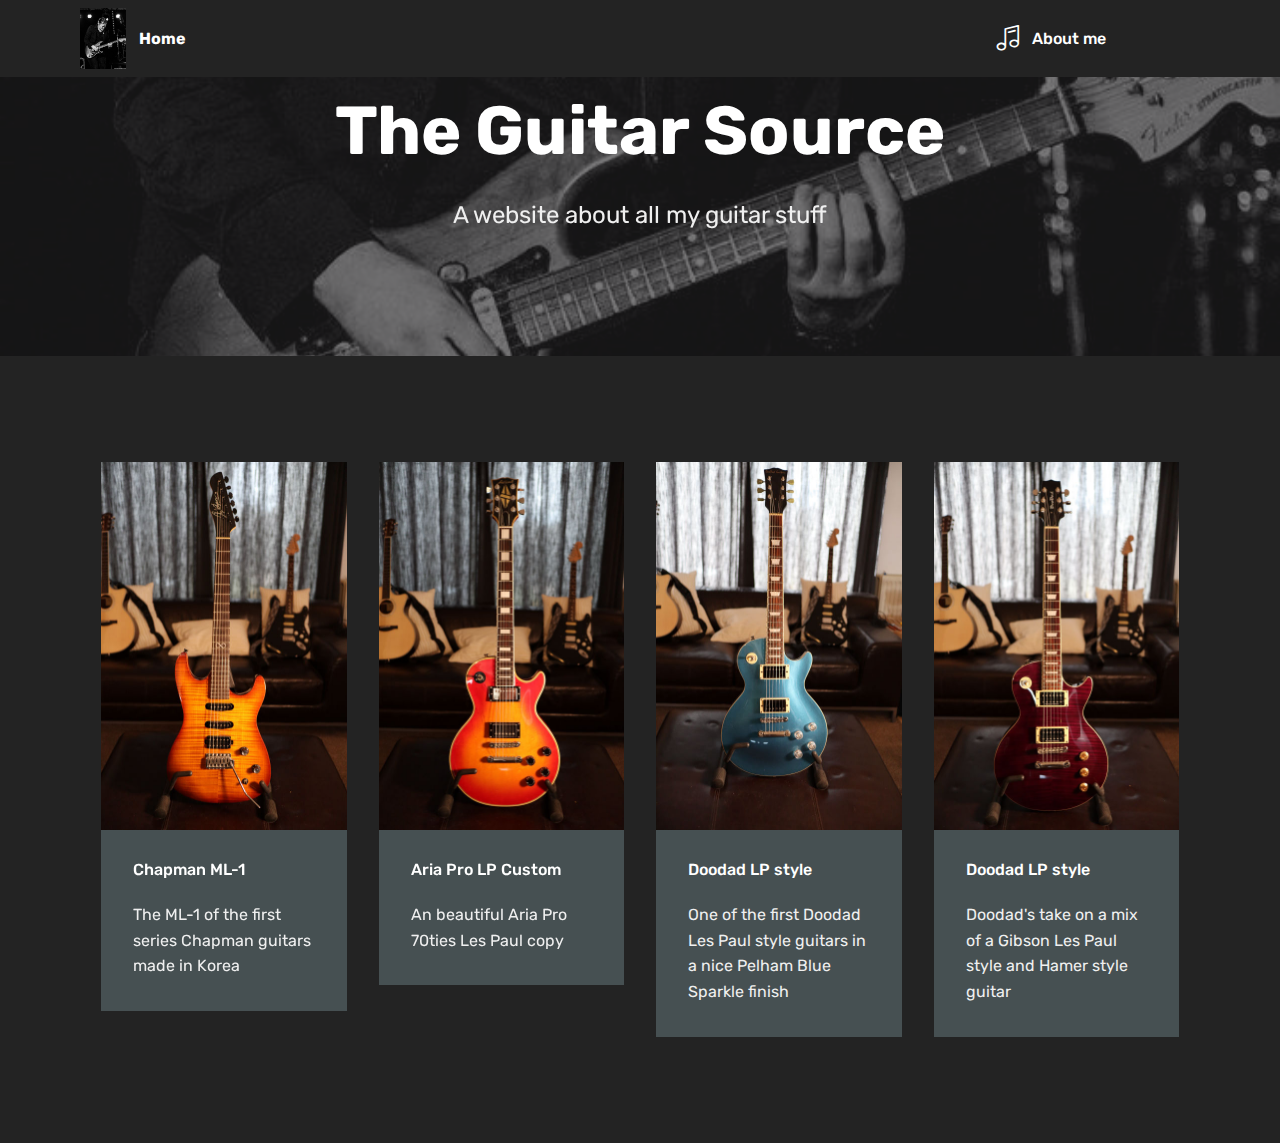
<file: index.html>
<!DOCTYPE html>
<html  >
<head>
  <!-- Site made with Mobirise Website Builder v4.12.3, https://mobirise.com -->
  <meta charset="UTF-8">
  <meta http-equiv="X-UA-Compatible" content="IE=edge">
  <meta name="generator" content="Mobirise v4.12.3, mobirise.com">
  <meta name="viewport" content="width=device-width, initial-scale=1, minimum-scale=1">
  <link rel="shortcut icon" href="assets/images/13501773-1039111339505974-1498074070688833272-n-726x960.jpg" type="image/x-icon">
  <meta name="description" content="">
  
  
  <title>The Guitar Source</title>
  <link rel="stylesheet" href="assets/web/assets/mobirise-icons-bold/mobirise-icons-bold.css">
  <link rel="stylesheet" href="assets/web/assets/mobirise-icons/mobirise-icons.css">
  <link rel="stylesheet" href="assets/bootstrap/css/bootstrap.min.css">
  <link rel="stylesheet" href="assets/bootstrap/css/bootstrap-grid.min.css">
  <link rel="stylesheet" href="assets/bootstrap/css/bootstrap-reboot.min.css">
  <link rel="stylesheet" href="assets/dropdown/css/style.css">
  <link rel="stylesheet" href="assets/tether/tether.min.css">
  <link rel="stylesheet" href="assets/theme/css/style.css">
  <link rel="preload" as="style" href="assets/mobirise/css/mbr-additional.css"><link rel="stylesheet" href="assets/mobirise/css/mbr-additional.css" type="text/css">
  
  
  
</head>
<body>
  <section class="menu cid-s18N1K9yPa" once="menu" id="menu1-o">

    

    <nav class="navbar navbar-expand beta-menu navbar-dropdown align-items-center navbar-fixed-top navbar-toggleable-sm">
        <button class="navbar-toggler navbar-toggler-right" type="button" data-toggle="collapse" data-target="#navbarSupportedContent" aria-controls="navbarSupportedContent" aria-expanded="false" aria-label="Toggle navigation">
            <div class="hamburger">
                <span></span>
                <span></span>
                <span></span>
                <span></span>
            </div>
        </button>
        <div class="menu-logo">
            <div class="navbar-brand">
                <span class="navbar-logo">
                    <a href="#top">
                         <img src="assets/images/13501773-1039111339505974-1498074070688833272-n-726x960.jpg" alt="Mobirise" title="" style="height: 3.8rem;">
                    </a>
                </span>
                <span class="navbar-caption-wrap"><a class="navbar-caption text-white display-4" href="#top">Home</a></span>
            </div>
        </div>
        <div class="collapse navbar-collapse" id="navbarSupportedContent">
            <ul class="navbar-nav nav-dropdown nav-right" data-app-modern-menu="true"><li class="nav-item">
                    <a class="nav-link link text-white display-4" href="#top"><span class="mbrib-music mbr-iconfont mbr-iconfont-btn"></span>
                        
                        About me &nbsp; &nbsp; &nbsp; &nbsp; &nbsp; &nbsp; &nbsp; &nbsp; &nbsp; &nbsp;&nbsp;</a>
                </li></ul>
            
        </div>
    </nav>
</section>

<section class="engine"><a href="https://mobirise.info/x">free css templates</a></section><section class="header1 cid-s184ZM2z8z mbr-parallax-background" id="header16-7">

    

    <div class="mbr-overlay" style="opacity: 0.6; background-color: rgb(35, 35, 35);">
    </div>

    <div class="container">
        <div class="row justify-content-md-center">
            <div class="col-md-10 align-center">
                <h1 class="mbr-section-title mbr-bold pb-3 mbr-fonts-style display-1">
                    The Guitar Source</h1>
                
                <p class="mbr-text pb-3 mbr-fonts-style display-5">A website about all my guitar stuff</p>
                
            </div>
        </div>
    </div>

</section>

<section class="features3 cid-s18otFsBXE" id="features3-e">

    

    
    <div class="container">
        <div class="media-container-row">
            <div class="card p-3 col-12 col-md-6 col-lg-3">
                <div class="card-wrapper">
                    <div class="card-img">
                        <a href="page1.html#header16-h"><img src="assets/images/img-1703-492x738.jpg" alt="Mobirise" title=""></a>
                    </div>
                    <div class="card-box">
                        <h4 class="card-title mbr-fonts-style display-7">Chapman ML-1</h4>
                        <p class="mbr-text mbr-fonts-style display-7">The ML-1 of the first series Chapman guitars made in Korea</p>
                    </div>
                    
                </div>
            </div>

            <div class="card p-3 col-12 col-md-6 col-lg-3">
                <div class="card-wrapper">
                    <div class="card-img">
                        <a href="page2.html#header16-i"><img src="assets/images/img-1646-492x738.jpg" alt="Mobirise" title=""></a>
                    </div>
                    <div class="card-box">
                        <h4 class="card-title mbr-fonts-style display-7">
                            Aria Pro LP Custom</h4>
                        <p class="mbr-text mbr-fonts-style display-7">
                            An beautiful Aria Pro 70ties Les Paul copy</p>
                    </div>
                    
                </div>
            </div>

            <div class="card p-3 col-12 col-md-6 col-lg-3">
                <div class="card-wrapper">
                    <div class="card-img">
                        <a href="page3.html#header16-k"><img src="assets/images/img-1407-492x738.jpg" alt="Mobirise" title=""></a>
                    </div>
                    <div class="card-box">
                        <h4 class="card-title mbr-fonts-style display-7">
                            Doodad LP style</h4>
                        <p class="mbr-text mbr-fonts-style display-7">
                            One of the first Doodad Les Paul style guitars in a nice Pelham Blue Sparkle finish</p>
                    </div>
                    
                </div>
            </div>

            <div class="card p-3 col-12 col-md-6 col-lg-3">
                <div class="card-wrapper">
                    <div class="card-img">
                        <a href="page4.html#header16-m"><img src="assets/images/img-1444-492x738.jpg" alt="Mobirise" title=""></a>
                    </div>
                    <div class="card-box">
                        <h4 class="card-title mbr-fonts-style display-7">
                            Doodad LP style</h4>
                        <p class="mbr-text mbr-fonts-style display-7">
                           Doodad's take on a mix of a Gibson Les Paul style and Hamer style guitar</p>
                    </div>
                    
                </div>
            </div>
        </div>
    </div>
</section>


  <script src="assets/popper/popper.min.js"></script>
  <script src="assets/web/assets/jquery/jquery.min.js"></script>
  <script src="assets/bootstrap/js/bootstrap.min.js"></script>
  <script src="assets/parallax/jarallax.min.js"></script>
  <script src="assets/dropdown/js/nav-dropdown.js"></script>
  <script src="assets/dropdown/js/navbar-dropdown.js"></script>
  <script src="assets/touchswipe/jquery.touch-swipe.min.js"></script>
  <script src="assets/tether/tether.min.js"></script>
  <script src="assets/smoothscroll/smooth-scroll.js"></script>
  <script src="assets/theme/js/script.js"></script>
  
  
</body>
</html>
</file>
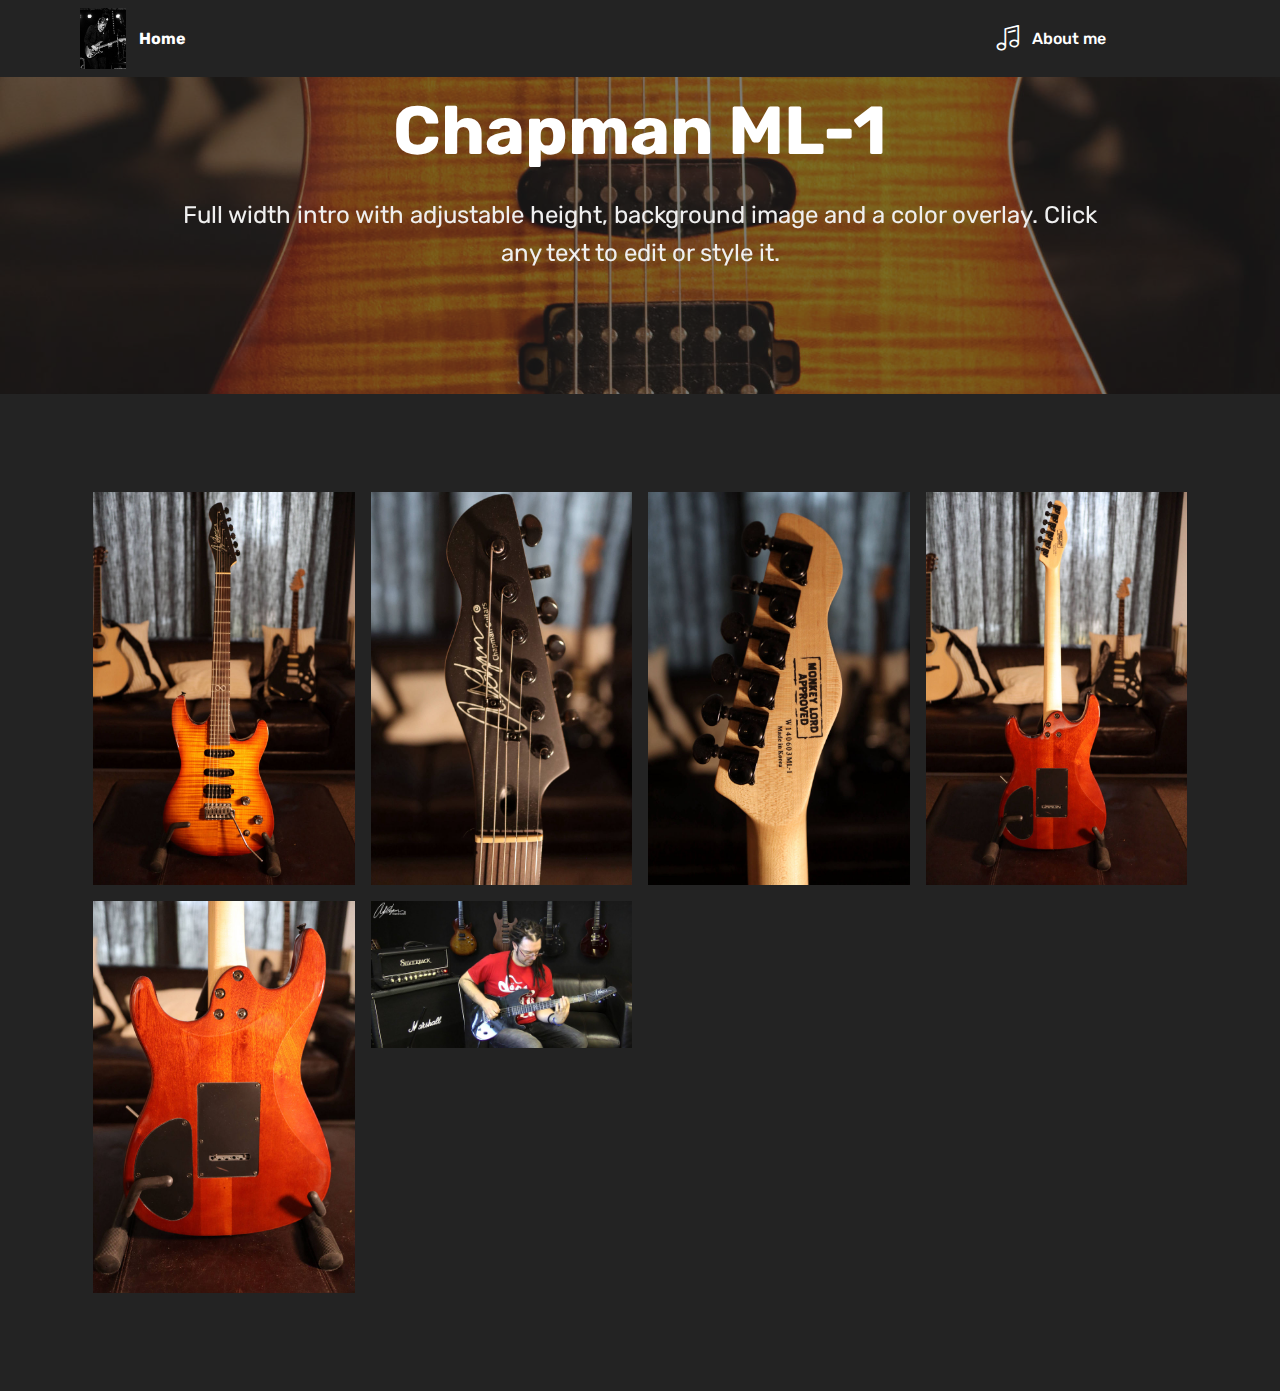
<file: page1.html>
<!DOCTYPE html>
<html  >
<head>
  <!-- Site made with Mobirise Website Builder v4.12.3, https://mobirise.com -->
  <meta charset="UTF-8">
  <meta http-equiv="X-UA-Compatible" content="IE=edge">
  <meta name="generator" content="Mobirise v4.12.3, mobirise.com">
  <meta name="viewport" content="width=device-width, initial-scale=1, minimum-scale=1">
  <link rel="shortcut icon" href="assets/images/13501773-1039111339505974-1498074070688833272-n-726x960.jpg" type="image/x-icon">
  <meta name="description" content="Web Site Builder Description">
  
  
  <title>Chapman ML1</title>
  <link rel="stylesheet" href="assets/web/assets/mobirise-icons-bold/mobirise-icons-bold.css">
  <link rel="stylesheet" href="assets/web/assets/mobirise-icons/mobirise-icons.css">
  <link rel="stylesheet" href="assets/bootstrap/css/bootstrap.min.css">
  <link rel="stylesheet" href="assets/bootstrap/css/bootstrap-grid.min.css">
  <link rel="stylesheet" href="assets/bootstrap/css/bootstrap-reboot.min.css">
  <link rel="stylesheet" href="assets/tether/tether.min.css">
  <link rel="stylesheet" href="assets/dropdown/css/style.css">
  <link rel="stylesheet" href="assets/theme/css/style.css">
  <link rel="stylesheet" href="assets/gallery/style.css">
  <link rel="preload" as="style" href="assets/mobirise/css/mbr-additional.css"><link rel="stylesheet" href="assets/mobirise/css/mbr-additional.css" type="text/css">
  
  
  
</head>
<body>
  <section class="menu cid-s18N1K9yPa" once="menu" id="menu1-o">

    

    <nav class="navbar navbar-expand beta-menu navbar-dropdown align-items-center navbar-fixed-top navbar-toggleable-sm">
        <button class="navbar-toggler navbar-toggler-right" type="button" data-toggle="collapse" data-target="#navbarSupportedContent" aria-controls="navbarSupportedContent" aria-expanded="false" aria-label="Toggle navigation">
            <div class="hamburger">
                <span></span>
                <span></span>
                <span></span>
                <span></span>
            </div>
        </button>
        <div class="menu-logo">
            <div class="navbar-brand">
                <span class="navbar-logo">
                    <a href="#top">
                         <img src="assets/images/13501773-1039111339505974-1498074070688833272-n-726x960.jpg" alt="Mobirise" title="" style="height: 3.8rem;">
                    </a>
                </span>
                <span class="navbar-caption-wrap"><a class="navbar-caption text-white display-4" href="#top">Home</a></span>
            </div>
        </div>
        <div class="collapse navbar-collapse" id="navbarSupportedContent">
            <ul class="navbar-nav nav-dropdown nav-right" data-app-modern-menu="true"><li class="nav-item">
                    <a class="nav-link link text-white display-4" href="#top"><span class="mbrib-music mbr-iconfont mbr-iconfont-btn"></span>
                        
                        About me &nbsp; &nbsp; &nbsp; &nbsp; &nbsp; &nbsp; &nbsp; &nbsp; &nbsp; &nbsp;&nbsp;</a>
                </li></ul>
            
        </div>
    </nav>
</section>

<section class="engine"><a href="https://mobirise.info/i">web creation software</a></section><section class="header1 cid-s18pxzuyfH mbr-parallax-background" id="header16-h">

    

    <div class="mbr-overlay" style="opacity: 0.6; background-color: rgb(35, 35, 35);">
    </div>

    <div class="container">
        <div class="row justify-content-md-center">
            <div class="col-md-10 align-center">
                <h1 class="mbr-section-title mbr-bold pb-3 mbr-fonts-style display-1">Chapman ML-1</h1>
                
                <p class="mbr-text pb-3 mbr-fonts-style display-5">
                    Full width intro with adjustable height, background image and a color overlay. Click any text to edit or style it.
                </p>
                
            </div>
        </div>
    </div>

</section>

<section class="mbr-gallery mbr-slider-carousel cid-s18pl37kTT" id="gallery1-f">

    

    <div class="container">
        <div><!-- Filter --><!-- Gallery --><div class="mbr-gallery-row"><div class="mbr-gallery-layout-default"><div><div><div class="mbr-gallery-item mbr-gallery-item--p1" data-video-url="false" data-tags="Animated"><div href="#lb-gallery1-f" data-slide-to="0" data-toggle="modal"><img src="assets/images/img-1703-2000x3000-800x1200.jpg" alt="" title=""><span class="icon-focus"></span></div></div><div class="mbr-gallery-item mbr-gallery-item--p1" data-video-url="false" data-tags="Animated"><div href="#lb-gallery1-f" data-slide-to="1" data-toggle="modal"><img src="assets/images/img-1704-2000x3000-800x1200.jpg" alt="" title=""><span class="icon-focus"></span></div></div><div class="mbr-gallery-item mbr-gallery-item--p1" data-video-url="false" data-tags="Animated"><div href="#lb-gallery1-f" data-slide-to="2" data-toggle="modal"><img src="assets/images/img-1705-2000x3000-800x1200.jpg" alt="" title=""><span class="icon-focus"></span></div></div><div class="mbr-gallery-item mbr-gallery-item--p1" data-video-url="false" data-tags="Animated"><div href="#lb-gallery1-f" data-slide-to="3" data-toggle="modal"><img src="assets/images/img-1708-2000x3000-800x1200.jpg" alt="" title=""><span class="icon-focus"></span></div></div><div class="mbr-gallery-item mbr-gallery-item--p1" data-video-url="false" data-tags="Animated"><div href="#lb-gallery1-f" data-slide-to="4" data-toggle="modal"><img src="assets/images/img-1709-2000x3000-800x1200.jpg" alt="" title=""><span class="icon-focus"></span></div></div><div class="mbr-gallery-item mbr-gallery-item--p1 video-slide" data-video-url="https://www.youtube.com/watch?v=sSEFcrJzYMo" data-tags="Animated"><div href="#lb-gallery1-f" data-slide-to="5" data-toggle="modal"><div></div><img alt="" src="assets/images/mobirise202053-2239382020-5-6-15-7-24.jpg"><span class="icon-video"></span></div></div></div></div><div class="clearfix"></div></div></div><!-- Lightbox --><div data-app-prevent-settings="" class="mbr-slider modal fade carousel slide" tabindex="-1" data-keyboard="true" data-interval="false" id="lb-gallery1-f"><div class="modal-dialog"><div class="modal-content"><div class="modal-body"><div class="carousel-inner"><div class="carousel-item"><img src="assets/images/img-1703-2000x3000.jpg" alt="" title=""></div><div class="carousel-item"><img src="assets/images/img-1704-2000x3000.jpg" alt="" title=""></div><div class="carousel-item"><img src="assets/images/img-1705-2000x3000.jpg" alt="" title=""></div><div class="carousel-item"><img src="assets/images/img-1708-2000x3000.jpg" alt="" title=""></div><div class="carousel-item"><img src="assets/images/img-1709-2000x3000.jpg" alt="" title=""></div><div class="carousel-item active video-container"><img src="assets/images/img-1702-2000x3000.jpg" alt="" title=""></div></div><a class="carousel-control carousel-control-prev" role="button" data-slide="prev" href="#lb-gallery1-f"><span class="mbri-left mbr-iconfont" aria-hidden="true"></span><span class="sr-only">Previous</span></a><a class="carousel-control carousel-control-next" role="button" data-slide="next" href="#lb-gallery1-f"><span class="mbri-right mbr-iconfont" aria-hidden="true"></span><span class="sr-only">Next</span></a><a class="close" href="#" role="button" data-dismiss="modal"><span class="sr-only">Close</span></a></div></div></div></div></div>
    </div>

</section>


  <script src="assets/popper/popper.min.js"></script>
  <script src="assets/web/assets/jquery/jquery.min.js"></script>
  <script src="assets/bootstrap/js/bootstrap.min.js"></script>
  <script src="assets/vimeoplayer/jquery.mb.vimeo_player.js"></script>
  <script src="assets/parallax/jarallax.min.js"></script>
  <script src="assets/masonry/masonry.pkgd.min.js"></script>
  <script src="assets/imagesloaded/imagesloaded.pkgd.min.js"></script>
  <script src="assets/bootstrapcarouselswipe/bootstrap-carousel-swipe.js"></script>
  <script src="assets/tether/tether.min.js"></script>
  <script src="assets/smoothscroll/smooth-scroll.js"></script>
  <script src="assets/touchswipe/jquery.touch-swipe.min.js"></script>
  <script src="assets/dropdown/js/nav-dropdown.js"></script>
  <script src="assets/dropdown/js/navbar-dropdown.js"></script>
  <script src="assets/theme/js/script.js"></script>
  <script src="assets/slidervideo/script.js"></script>
  <script src="assets/gallery/player.min.js"></script>
  <script src="assets/gallery/script.js"></script>
  
  
</body>
</html>
</file>
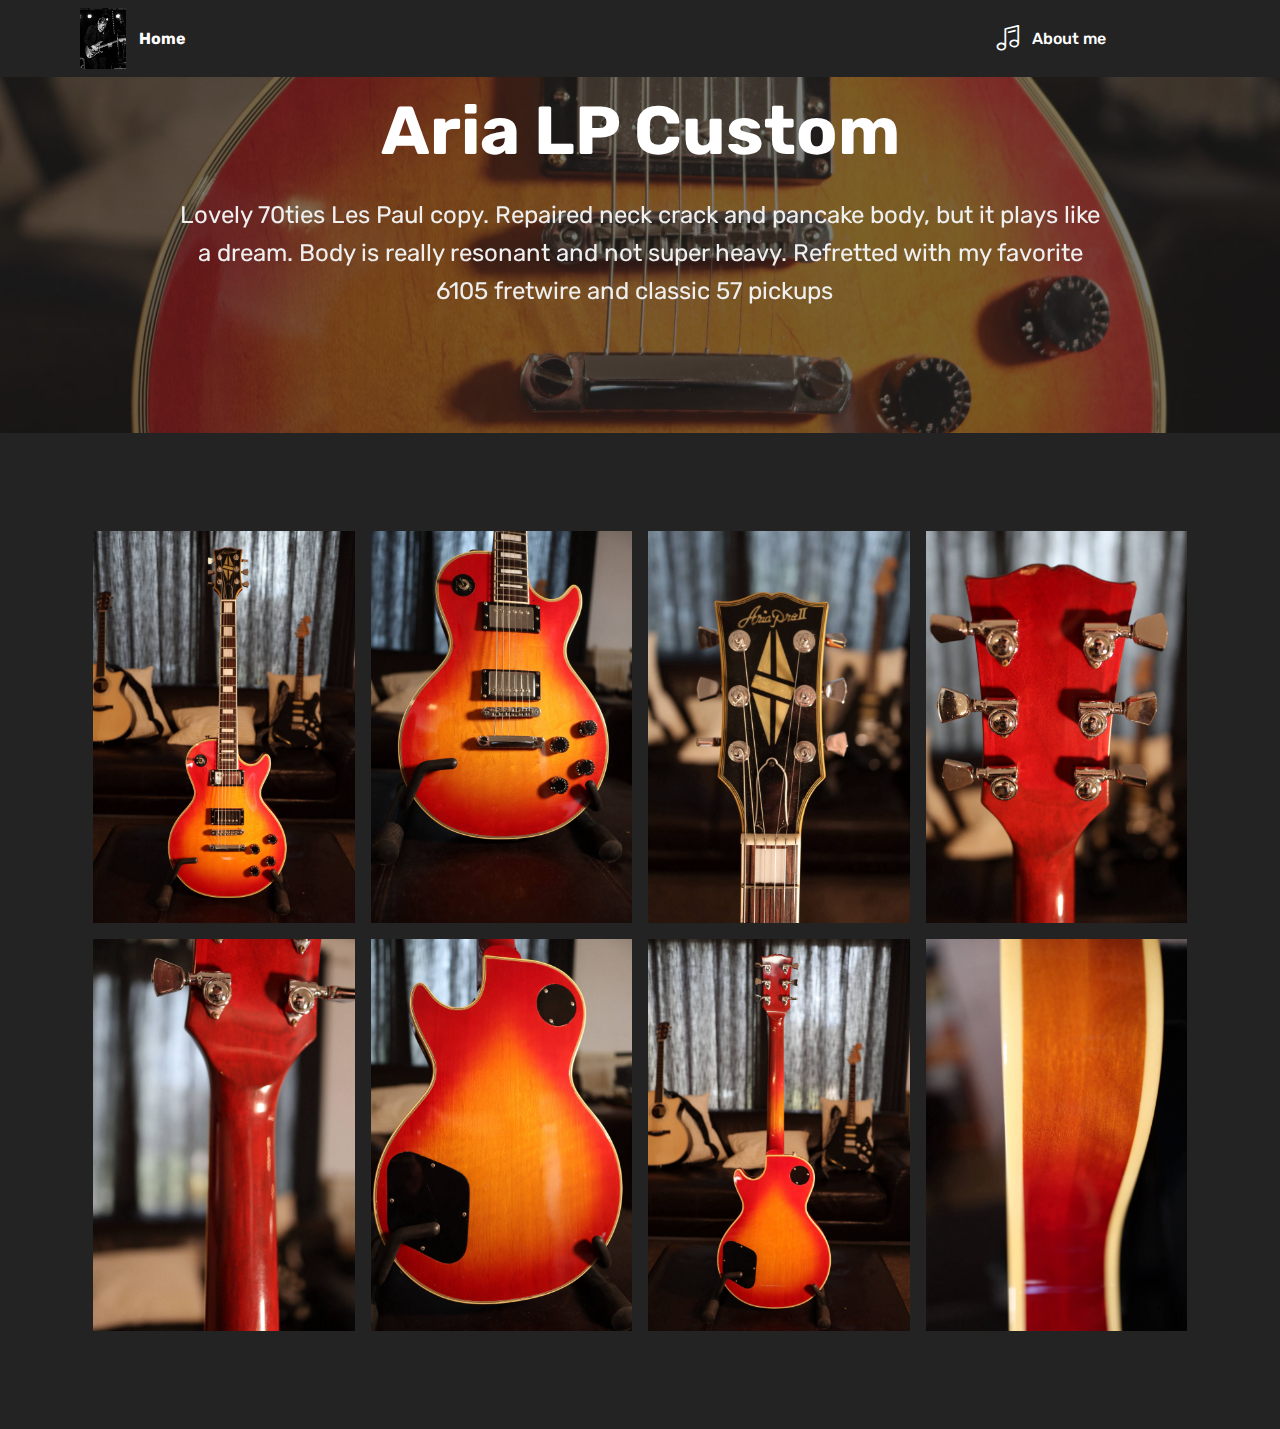
<file: page2.html>
<!DOCTYPE html>
<html  >
<head>
  <!-- Site made with Mobirise Website Builder v4.12.3, https://mobirise.com -->
  <meta charset="UTF-8">
  <meta http-equiv="X-UA-Compatible" content="IE=edge">
  <meta name="generator" content="Mobirise v4.12.3, mobirise.com">
  <meta name="viewport" content="width=device-width, initial-scale=1, minimum-scale=1">
  <link rel="shortcut icon" href="assets/images/13501773-1039111339505974-1498074070688833272-n-726x960.jpg" type="image/x-icon">
  <meta name="description" content="Web Site Builder Description">
  
  
  <title>Aria Pro LP Custom&nbsp;</title>
  <link rel="stylesheet" href="assets/web/assets/mobirise-icons-bold/mobirise-icons-bold.css">
  <link rel="stylesheet" href="assets/web/assets/mobirise-icons/mobirise-icons.css">
  <link rel="stylesheet" href="assets/bootstrap/css/bootstrap.min.css">
  <link rel="stylesheet" href="assets/bootstrap/css/bootstrap-grid.min.css">
  <link rel="stylesheet" href="assets/bootstrap/css/bootstrap-reboot.min.css">
  <link rel="stylesheet" href="assets/tether/tether.min.css">
  <link rel="stylesheet" href="assets/dropdown/css/style.css">
  <link rel="stylesheet" href="assets/theme/css/style.css">
  <link rel="stylesheet" href="assets/gallery/style.css">
  <link rel="preload" as="style" href="assets/mobirise/css/mbr-additional.css"><link rel="stylesheet" href="assets/mobirise/css/mbr-additional.css" type="text/css">
  
  
  
</head>
<body>
  <section class="menu cid-s18N1K9yPa" once="menu" id="menu1-o">

    

    <nav class="navbar navbar-expand beta-menu navbar-dropdown align-items-center navbar-fixed-top navbar-toggleable-sm">
        <button class="navbar-toggler navbar-toggler-right" type="button" data-toggle="collapse" data-target="#navbarSupportedContent" aria-controls="navbarSupportedContent" aria-expanded="false" aria-label="Toggle navigation">
            <div class="hamburger">
                <span></span>
                <span></span>
                <span></span>
                <span></span>
            </div>
        </button>
        <div class="menu-logo">
            <div class="navbar-brand">
                <span class="navbar-logo">
                    <a href="#top">
                         <img src="assets/images/13501773-1039111339505974-1498074070688833272-n-726x960.jpg" alt="Mobirise" title="" style="height: 3.8rem;">
                    </a>
                </span>
                <span class="navbar-caption-wrap"><a class="navbar-caption text-white display-4" href="#top">Home</a></span>
            </div>
        </div>
        <div class="collapse navbar-collapse" id="navbarSupportedContent">
            <ul class="navbar-nav nav-dropdown nav-right" data-app-modern-menu="true"><li class="nav-item">
                    <a class="nav-link link text-white display-4" href="#top"><span class="mbrib-music mbr-iconfont mbr-iconfont-btn"></span>
                        
                        About me &nbsp; &nbsp; &nbsp; &nbsp; &nbsp; &nbsp; &nbsp; &nbsp; &nbsp; &nbsp;&nbsp;</a>
                </li></ul>
            
        </div>
    </nav>
</section>

<section class="engine"><a href="https://mobirise.info/l">free web templates</a></section><section class="header1 cid-s18vZTRPJb mbr-parallax-background" id="header16-i">

    

    <div class="mbr-overlay" style="opacity: 0.6; background-color: rgb(35, 35, 35);">
    </div>

    <div class="container">
        <div class="row justify-content-md-center">
            <div class="col-md-10 align-center">
                <h1 class="mbr-section-title mbr-bold pb-3 mbr-fonts-style display-1">Aria LP Custom</h1>
                
                <p class="mbr-text pb-3 mbr-fonts-style display-5">
                    Lovely 70ties Les Paul copy. Repaired neck crack and pancake body, but it plays like a dream. Body is really resonant and not super heavy. Refretted with my favorite 6105 fretwire and classic 57 pickups &nbsp;</p>
                
            </div>
        </div>
    </div>

</section>

<section class="mbr-gallery mbr-slider-carousel cid-s18vZUr3sG" id="gallery1-j">

    

    <div class="container">
        <div><!-- Filter --><!-- Gallery --><div class="mbr-gallery-row"><div class="mbr-gallery-layout-default"><div><div><div class="mbr-gallery-item mbr-gallery-item--p1" data-video-url="false" data-tags="Animated"><div href="#lb-gallery1-j" data-slide-to="0" data-toggle="modal"><img src="assets/images/img-1646-2000x3000-800x1200.jpg" alt="" title=""><span class="icon-focus"></span></div></div><div class="mbr-gallery-item mbr-gallery-item--p1" data-video-url="false" data-tags="Animated"><div href="#lb-gallery1-j" data-slide-to="1" data-toggle="modal"><img src="assets/images/img-1647-2000x3000-800x1200.jpg" alt="" title=""><span class="icon-focus"></span></div></div><div class="mbr-gallery-item mbr-gallery-item--p1" data-video-url="false" data-tags="Animated"><div href="#lb-gallery1-j" data-slide-to="2" data-toggle="modal"><img src="assets/images/img-1648-2000x3000-800x1200.jpg" alt="" title=""><span class="icon-focus"></span></div></div><div class="mbr-gallery-item mbr-gallery-item--p1" data-video-url="false" data-tags="Animated"><div href="#lb-gallery1-j" data-slide-to="3" data-toggle="modal"><img src="assets/images/img-1649-2000x3000-800x1200.jpg" alt="" title=""><span class="icon-focus"></span></div></div><div class="mbr-gallery-item mbr-gallery-item--p1" data-video-url="false" data-tags="Animated"><div href="#lb-gallery1-j" data-slide-to="4" data-toggle="modal"><img src="assets/images/img-1650-2000x3000-800x1200.jpg" alt="" title=""><span class="icon-focus"></span></div></div><div class="mbr-gallery-item mbr-gallery-item--p1" data-video-url="false" data-tags="Animated"><div href="#lb-gallery1-j" data-slide-to="5" data-toggle="modal"><img src="assets/images/img-1651-2000x3000-800x1200.jpg" alt="" title=""><span class="icon-focus"></span></div></div><div class="mbr-gallery-item mbr-gallery-item--p1" data-video-url="false" data-tags="Animated"><div href="#lb-gallery1-j" data-slide-to="6" data-toggle="modal"><img src="assets/images/img-1652-2000x3000-800x1200.jpg" alt="" title=""><span class="icon-focus"></span></div></div><div class="mbr-gallery-item mbr-gallery-item--p1" data-video-url="false" data-tags="Animated"><div href="#lb-gallery1-j" data-slide-to="7" data-toggle="modal"><img src="assets/images/img-1653-2000x3000-800x1200.jpg" alt="" title=""><span class="icon-focus"></span></div></div></div></div><div class="clearfix"></div></div></div><!-- Lightbox --><div data-app-prevent-settings="" class="mbr-slider modal fade carousel slide" tabindex="-1" data-keyboard="true" data-interval="false" id="lb-gallery1-j"><div class="modal-dialog"><div class="modal-content"><div class="modal-body"><div class="carousel-inner"><div class="carousel-item active"><img src="assets/images/img-1646-2000x3000.jpg" alt="" title=""></div><div class="carousel-item"><img src="assets/images/img-1647-2000x3000.jpg" alt="" title=""></div><div class="carousel-item"><img src="assets/images/img-1648-2000x3000.jpg" alt="" title=""></div><div class="carousel-item"><img src="assets/images/img-1649-2000x3000.jpg" alt="" title=""></div><div class="carousel-item"><img src="assets/images/img-1650-2000x3000.jpg" alt="" title=""></div><div class="carousel-item"><img src="assets/images/img-1651-2000x3000.jpg" alt="" title=""></div><div class="carousel-item"><img src="assets/images/img-1652-2000x3000.jpg" alt="" title=""></div><div class="carousel-item"><img src="assets/images/img-1653-2000x3000.jpg" alt="" title=""></div></div><a class="carousel-control carousel-control-prev" role="button" data-slide="prev" href="#lb-gallery1-j"><span class="mbri-left mbr-iconfont" aria-hidden="true"></span><span class="sr-only">Previous</span></a><a class="carousel-control carousel-control-next" role="button" data-slide="next" href="#lb-gallery1-j"><span class="mbri-right mbr-iconfont" aria-hidden="true"></span><span class="sr-only">Next</span></a><a class="close" href="#" role="button" data-dismiss="modal"><span class="sr-only">Close</span></a></div></div></div></div></div>
    </div>

</section>


  <script src="assets/popper/popper.min.js"></script>
  <script src="assets/web/assets/jquery/jquery.min.js"></script>
  <script src="assets/bootstrap/js/bootstrap.min.js"></script>
  <script src="assets/vimeoplayer/jquery.mb.vimeo_player.js"></script>
  <script src="assets/parallax/jarallax.min.js"></script>
  <script src="assets/masonry/masonry.pkgd.min.js"></script>
  <script src="assets/imagesloaded/imagesloaded.pkgd.min.js"></script>
  <script src="assets/bootstrapcarouselswipe/bootstrap-carousel-swipe.js"></script>
  <script src="assets/tether/tether.min.js"></script>
  <script src="assets/smoothscroll/smooth-scroll.js"></script>
  <script src="assets/touchswipe/jquery.touch-swipe.min.js"></script>
  <script src="assets/dropdown/js/nav-dropdown.js"></script>
  <script src="assets/dropdown/js/navbar-dropdown.js"></script>
  <script src="assets/theme/js/script.js"></script>
  <script src="assets/slidervideo/script.js"></script>
  <script src="assets/gallery/player.min.js"></script>
  <script src="assets/gallery/script.js"></script>
  
  
</body>
</html>
</file>
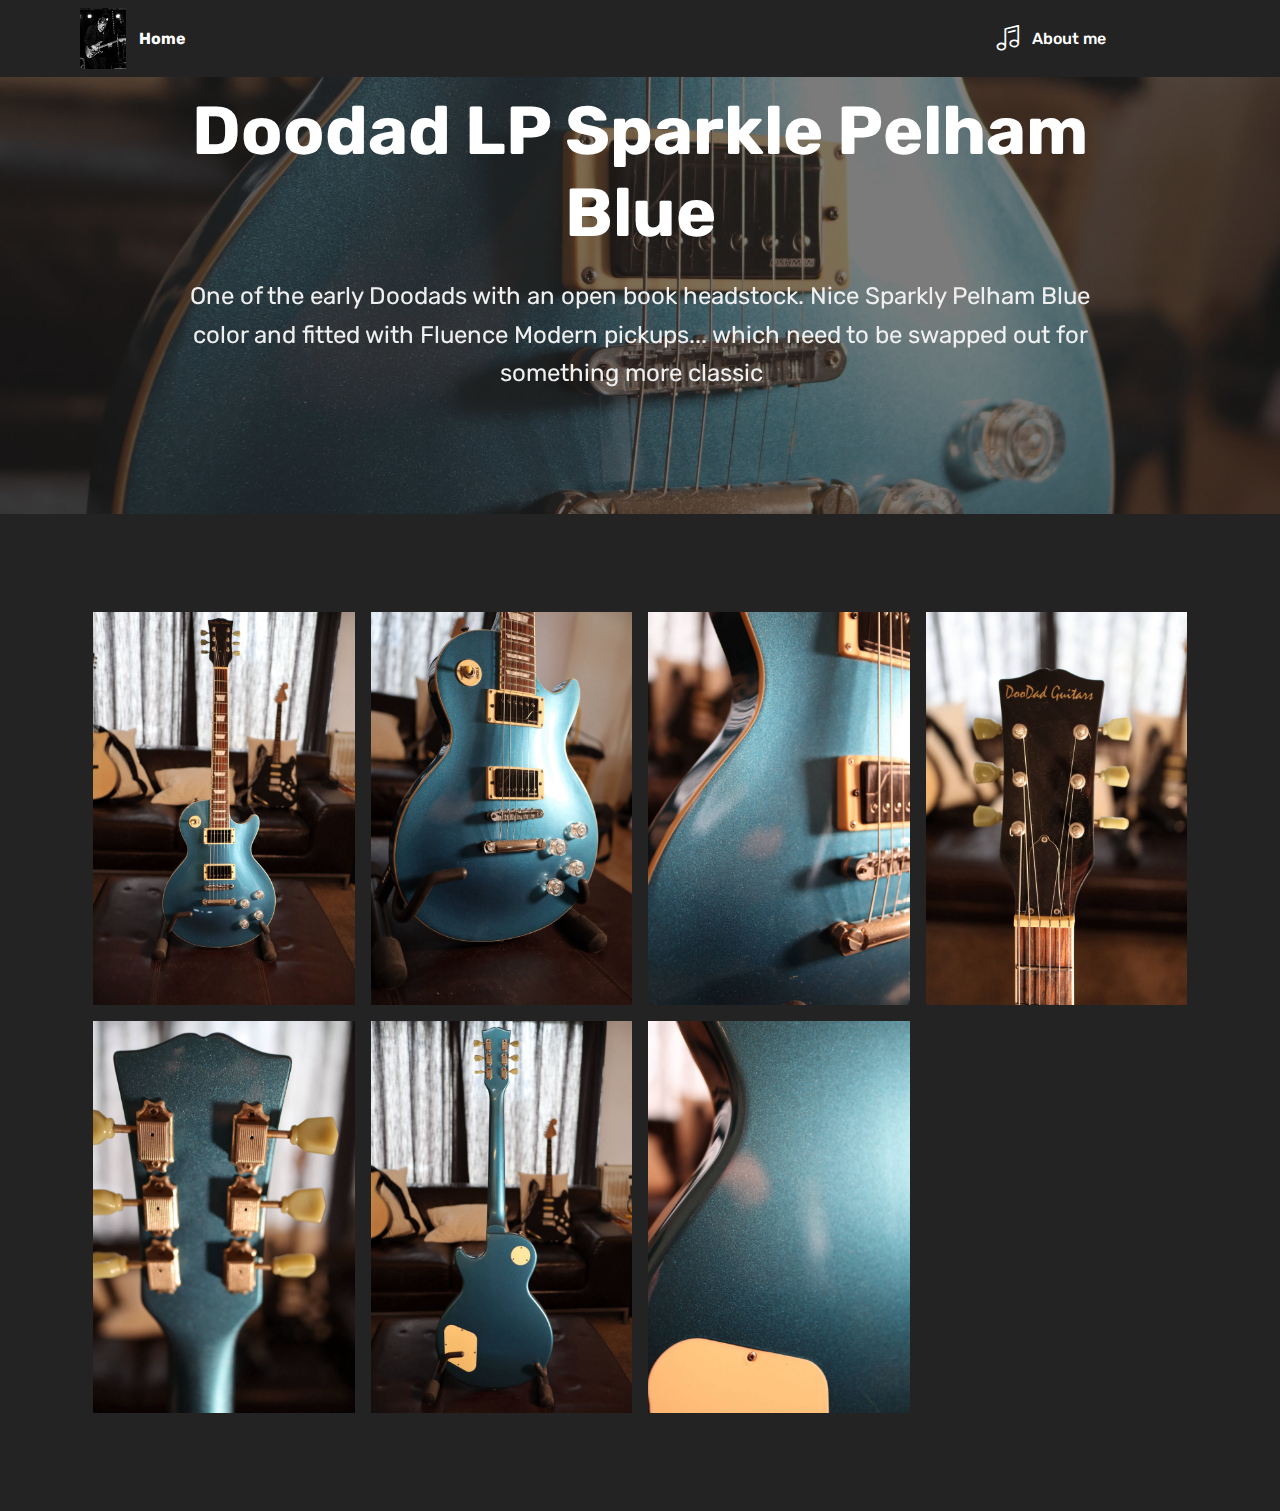
<file: page3.html>
<!DOCTYPE html>
<html  >
<head>
  <!-- Site made with Mobirise Website Builder v4.12.3, https://mobirise.com -->
  <meta charset="UTF-8">
  <meta http-equiv="X-UA-Compatible" content="IE=edge">
  <meta name="generator" content="Mobirise v4.12.3, mobirise.com">
  <meta name="viewport" content="width=device-width, initial-scale=1, minimum-scale=1">
  <link rel="shortcut icon" href="assets/images/13501773-1039111339505974-1498074070688833272-n-726x960.jpg" type="image/x-icon">
  <meta name="description" content="Web Site Builder Description">
  
  
  <title>Doodad Les Paul Blue</title>
  <link rel="stylesheet" href="assets/web/assets/mobirise-icons-bold/mobirise-icons-bold.css">
  <link rel="stylesheet" href="assets/web/assets/mobirise-icons/mobirise-icons.css">
  <link rel="stylesheet" href="assets/bootstrap/css/bootstrap.min.css">
  <link rel="stylesheet" href="assets/bootstrap/css/bootstrap-grid.min.css">
  <link rel="stylesheet" href="assets/bootstrap/css/bootstrap-reboot.min.css">
  <link rel="stylesheet" href="assets/tether/tether.min.css">
  <link rel="stylesheet" href="assets/dropdown/css/style.css">
  <link rel="stylesheet" href="assets/theme/css/style.css">
  <link rel="stylesheet" href="assets/gallery/style.css">
  <link rel="preload" as="style" href="assets/mobirise/css/mbr-additional.css"><link rel="stylesheet" href="assets/mobirise/css/mbr-additional.css" type="text/css">
  
  
  
</head>
<body>
  <section class="menu cid-s18N1K9yPa" once="menu" id="menu1-o">

    

    <nav class="navbar navbar-expand beta-menu navbar-dropdown align-items-center navbar-fixed-top navbar-toggleable-sm">
        <button class="navbar-toggler navbar-toggler-right" type="button" data-toggle="collapse" data-target="#navbarSupportedContent" aria-controls="navbarSupportedContent" aria-expanded="false" aria-label="Toggle navigation">
            <div class="hamburger">
                <span></span>
                <span></span>
                <span></span>
                <span></span>
            </div>
        </button>
        <div class="menu-logo">
            <div class="navbar-brand">
                <span class="navbar-logo">
                    <a href="#top">
                         <img src="assets/images/13501773-1039111339505974-1498074070688833272-n-726x960.jpg" alt="Mobirise" title="" style="height: 3.8rem;">
                    </a>
                </span>
                <span class="navbar-caption-wrap"><a class="navbar-caption text-white display-4" href="#top">Home</a></span>
            </div>
        </div>
        <div class="collapse navbar-collapse" id="navbarSupportedContent">
            <ul class="navbar-nav nav-dropdown nav-right" data-app-modern-menu="true"><li class="nav-item">
                    <a class="nav-link link text-white display-4" href="#top"><span class="mbrib-music mbr-iconfont mbr-iconfont-btn"></span>
                        
                        About me &nbsp; &nbsp; &nbsp; &nbsp; &nbsp; &nbsp; &nbsp; &nbsp; &nbsp; &nbsp;&nbsp;</a>
                </li></ul>
            
        </div>
    </nav>
</section>

<section class="engine"><a href="https://mobirise.info/x">css templates</a></section><section class="header1 cid-s18Gqsr36C mbr-parallax-background" id="header16-k">

    

    <div class="mbr-overlay" style="opacity: 0.6; background-color: rgb(35, 35, 35);">
    </div>

    <div class="container">
        <div class="row justify-content-md-center">
            <div class="col-md-10 align-center">
                <h1 class="mbr-section-title mbr-bold pb-3 mbr-fonts-style display-1">Doodad LP Sparkle Pelham Blue<br></h1>
                
                <p class="mbr-text pb-3 mbr-fonts-style display-5">
                    One of the early Doodads with an open book headstock. Nice Sparkly Pelham Blue color and fitted with Fluence Modern pickups... which need to be swapped out for something more classic &nbsp;&nbsp;</p>
                
            </div>
        </div>
    </div>

</section>

<section class="mbr-gallery mbr-slider-carousel cid-s18Gqt8eTR" id="gallery1-l">

    

    <div class="container">
        <div><!-- Filter --><!-- Gallery --><div class="mbr-gallery-row"><div class="mbr-gallery-layout-default"><div><div><div class="mbr-gallery-item mbr-gallery-item--p1" data-video-url="false" data-tags="Animated"><div href="#lb-gallery1-l" data-slide-to="0" data-toggle="modal"><img src="assets/images/img-1407-2000x3000-800x1200.jpg" alt="" title=""><span class="icon-focus"></span></div></div><div class="mbr-gallery-item mbr-gallery-item--p1" data-video-url="false" data-tags="Animated"><div href="#lb-gallery1-l" data-slide-to="1" data-toggle="modal"><img src="assets/images/img-1408-2000x3000-800x1200.jpg" alt="" title=""><span class="icon-focus"></span></div></div><div class="mbr-gallery-item mbr-gallery-item--p1" data-video-url="false" data-tags="Animated"><div href="#lb-gallery1-l" data-slide-to="2" data-toggle="modal"><img src="assets/images/img-1409-2000x3000-800x1200.jpg" alt="" title=""><span class="icon-focus"></span></div></div><div class="mbr-gallery-item mbr-gallery-item--p1" data-video-url="false" data-tags="Animated"><div href="#lb-gallery1-l" data-slide-to="3" data-toggle="modal"><img src="assets/images/img-1410-2000x3000-800x1200.jpg" alt="" title=""><span class="icon-focus"></span></div></div><div class="mbr-gallery-item mbr-gallery-item--p1" data-video-url="false" data-tags="Animated"><div href="#lb-gallery1-l" data-slide-to="4" data-toggle="modal"><img src="assets/images/img-1411-2000x3000-800x1200.jpg" alt="" title=""><span class="icon-focus"></span></div></div><div class="mbr-gallery-item mbr-gallery-item--p1" data-video-url="false" data-tags="Animated"><div href="#lb-gallery1-l" data-slide-to="5" data-toggle="modal"><img src="assets/images/img-1412-2000x3000-800x1200.jpg" alt="" title=""><span class="icon-focus"></span></div></div><div class="mbr-gallery-item mbr-gallery-item--p1" data-video-url="false" data-tags="Animated"><div href="#lb-gallery1-l" data-slide-to="6" data-toggle="modal"><img src="assets/images/img-1413-2000x3000-800x1200.jpg" alt="" title=""><span class="icon-focus"></span></div></div></div></div><div class="clearfix"></div></div></div><!-- Lightbox --><div data-app-prevent-settings="" class="mbr-slider modal fade carousel slide" tabindex="-1" data-keyboard="true" data-interval="false" id="lb-gallery1-l"><div class="modal-dialog"><div class="modal-content"><div class="modal-body"><div class="carousel-inner"><div class="carousel-item active"><img src="assets/images/img-1407-2000x3000.jpg" alt="" title=""></div><div class="carousel-item"><img src="assets/images/img-1408-2000x3000.jpg" alt="" title=""></div><div class="carousel-item"><img src="assets/images/img-1409-2000x3000.jpg" alt="" title=""></div><div class="carousel-item"><img src="assets/images/img-1410-2000x3000.jpg" alt="" title=""></div><div class="carousel-item"><img src="assets/images/img-1411-2000x3000.jpg" alt="" title=""></div><div class="carousel-item"><img src="assets/images/img-1412-2000x3000.jpg" alt="" title=""></div><div class="carousel-item"><img src="assets/images/img-1413-2000x3000.jpg" alt="" title=""></div></div><a class="carousel-control carousel-control-prev" role="button" data-slide="prev" href="#lb-gallery1-l"><span class="mbri-left mbr-iconfont" aria-hidden="true"></span><span class="sr-only">Previous</span></a><a class="carousel-control carousel-control-next" role="button" data-slide="next" href="#lb-gallery1-l"><span class="mbri-right mbr-iconfont" aria-hidden="true"></span><span class="sr-only">Next</span></a><a class="close" href="#" role="button" data-dismiss="modal"><span class="sr-only">Close</span></a></div></div></div></div></div>
    </div>

</section>


  <script src="assets/popper/popper.min.js"></script>
  <script src="assets/web/assets/jquery/jquery.min.js"></script>
  <script src="assets/bootstrap/js/bootstrap.min.js"></script>
  <script src="assets/vimeoplayer/jquery.mb.vimeo_player.js"></script>
  <script src="assets/parallax/jarallax.min.js"></script>
  <script src="assets/masonry/masonry.pkgd.min.js"></script>
  <script src="assets/imagesloaded/imagesloaded.pkgd.min.js"></script>
  <script src="assets/bootstrapcarouselswipe/bootstrap-carousel-swipe.js"></script>
  <script src="assets/tether/tether.min.js"></script>
  <script src="assets/smoothscroll/smooth-scroll.js"></script>
  <script src="assets/touchswipe/jquery.touch-swipe.min.js"></script>
  <script src="assets/dropdown/js/nav-dropdown.js"></script>
  <script src="assets/dropdown/js/navbar-dropdown.js"></script>
  <script src="assets/theme/js/script.js"></script>
  <script src="assets/slidervideo/script.js"></script>
  <script src="assets/gallery/player.min.js"></script>
  <script src="assets/gallery/script.js"></script>
  
  
</body>
</html>
</file>
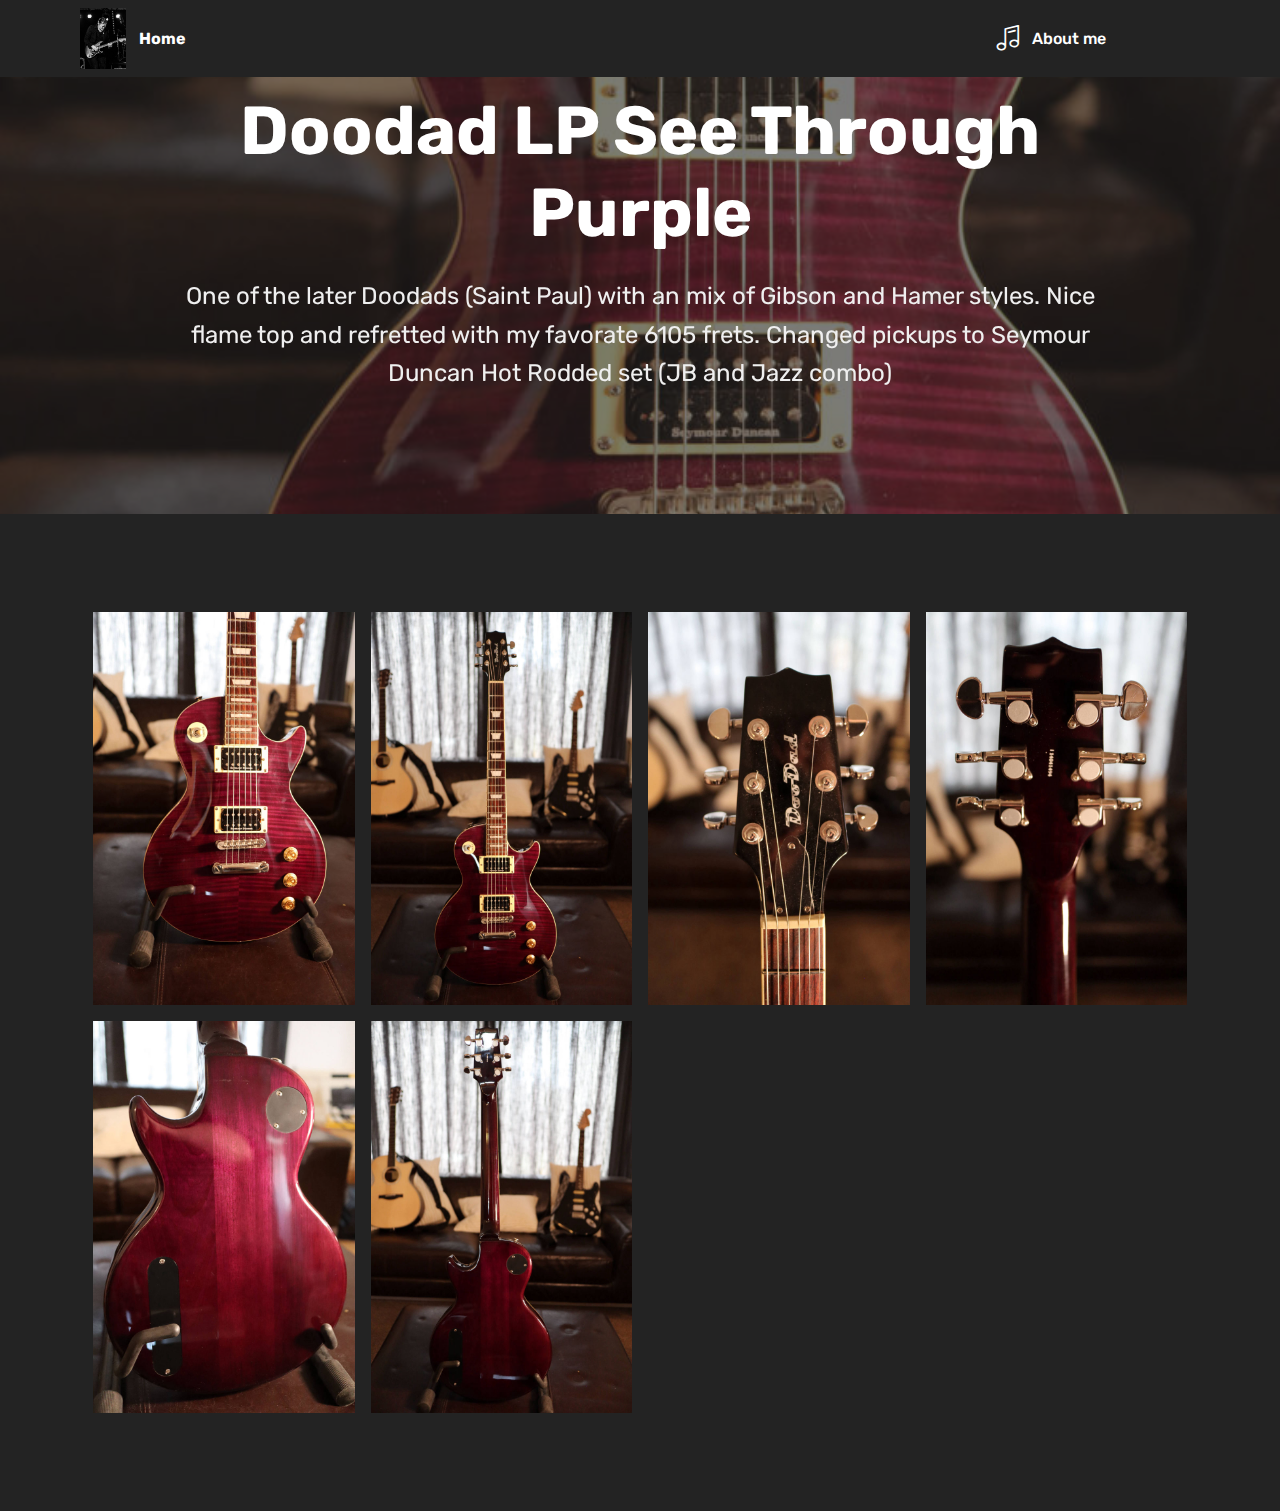
<file: page4.html>
<!DOCTYPE html>
<html  >
<head>
  <!-- Site made with Mobirise Website Builder v4.12.3, https://mobirise.com -->
  <meta charset="UTF-8">
  <meta http-equiv="X-UA-Compatible" content="IE=edge">
  <meta name="generator" content="Mobirise v4.12.3, mobirise.com">
  <meta name="viewport" content="width=device-width, initial-scale=1, minimum-scale=1">
  <link rel="shortcut icon" href="assets/images/13501773-1039111339505974-1498074070688833272-n-726x960.jpg" type="image/x-icon">
  <meta name="description" content="Web Site Builder Description">
  
  
  <title>Doodad Les Paul Purple</title>
  <link rel="stylesheet" href="assets/web/assets/mobirise-icons-bold/mobirise-icons-bold.css">
  <link rel="stylesheet" href="assets/web/assets/mobirise-icons/mobirise-icons.css">
  <link rel="stylesheet" href="assets/bootstrap/css/bootstrap.min.css">
  <link rel="stylesheet" href="assets/bootstrap/css/bootstrap-grid.min.css">
  <link rel="stylesheet" href="assets/bootstrap/css/bootstrap-reboot.min.css">
  <link rel="stylesheet" href="assets/tether/tether.min.css">
  <link rel="stylesheet" href="assets/dropdown/css/style.css">
  <link rel="stylesheet" href="assets/theme/css/style.css">
  <link rel="stylesheet" href="assets/gallery/style.css">
  <link rel="preload" as="style" href="assets/mobirise/css/mbr-additional.css"><link rel="stylesheet" href="assets/mobirise/css/mbr-additional.css" type="text/css">
  
  
  
</head>
<body>
  <section class="menu cid-s18N1K9yPa" once="menu" id="menu1-o">

    

    <nav class="navbar navbar-expand beta-menu navbar-dropdown align-items-center navbar-fixed-top navbar-toggleable-sm">
        <button class="navbar-toggler navbar-toggler-right" type="button" data-toggle="collapse" data-target="#navbarSupportedContent" aria-controls="navbarSupportedContent" aria-expanded="false" aria-label="Toggle navigation">
            <div class="hamburger">
                <span></span>
                <span></span>
                <span></span>
                <span></span>
            </div>
        </button>
        <div class="menu-logo">
            <div class="navbar-brand">
                <span class="navbar-logo">
                    <a href="#top">
                         <img src="assets/images/13501773-1039111339505974-1498074070688833272-n-726x960.jpg" alt="Mobirise" title="" style="height: 3.8rem;">
                    </a>
                </span>
                <span class="navbar-caption-wrap"><a class="navbar-caption text-white display-4" href="#top">Home</a></span>
            </div>
        </div>
        <div class="collapse navbar-collapse" id="navbarSupportedContent">
            <ul class="navbar-nav nav-dropdown nav-right" data-app-modern-menu="true"><li class="nav-item">
                    <a class="nav-link link text-white display-4" href="#top"><span class="mbrib-music mbr-iconfont mbr-iconfont-btn"></span>
                        
                        About me &nbsp; &nbsp; &nbsp; &nbsp; &nbsp; &nbsp; &nbsp; &nbsp; &nbsp; &nbsp;&nbsp;</a>
                </li></ul>
            
        </div>
    </nav>
</section>

<section class="engine"><a href="https://mobirise.info/f">simple site creator</a></section><section class="header1 cid-s18JQW7fPI mbr-parallax-background" id="header16-m">

    

    <div class="mbr-overlay" style="opacity: 0.6; background-color: rgb(35, 35, 35);">
    </div>

    <div class="container">
        <div class="row justify-content-md-center">
            <div class="col-md-10 align-center">
                <h1 class="mbr-section-title mbr-bold pb-3 mbr-fonts-style display-1">Doodad LP See Through Purple<br></h1>
                
                <p class="mbr-text pb-3 mbr-fonts-style display-5">
                    One of the later Doodads (Saint Paul) with an mix of Gibson and Hamer styles. Nice flame top and refretted with my favorate 6105 frets. Changed pickups to Seymour Duncan Hot Rodded set (JB and Jazz combo)</p>
                
            </div>
        </div>
    </div>

</section>

<section class="mbr-gallery mbr-slider-carousel cid-s18JQWPmef" id="gallery1-n">

    

    <div class="container">
        <div><!-- Filter --><!-- Gallery --><div class="mbr-gallery-row"><div class="mbr-gallery-layout-default"><div><div><div class="mbr-gallery-item mbr-gallery-item--p1" data-video-url="false" data-tags="Animated"><div href="#lb-gallery1-n" data-slide-to="0" data-toggle="modal"><img src="assets/images/img-1443-2000x3000-800x1200.jpg" alt="" title=""><span class="icon-focus"></span></div></div><div class="mbr-gallery-item mbr-gallery-item--p1" data-video-url="false" data-tags="Animated"><div href="#lb-gallery1-n" data-slide-to="1" data-toggle="modal"><img src="assets/images/img-1444-2000x3000-800x1200.jpg" alt="" title=""><span class="icon-focus"></span></div></div><div class="mbr-gallery-item mbr-gallery-item--p1" data-video-url="false" data-tags="Animated"><div href="#lb-gallery1-n" data-slide-to="2" data-toggle="modal"><img src="assets/images/img-1445-2000x3000-800x1200.jpg" alt="" title=""><span class="icon-focus"></span></div></div><div class="mbr-gallery-item mbr-gallery-item--p1" data-video-url="false" data-tags="Animated"><div href="#lb-gallery1-n" data-slide-to="3" data-toggle="modal"><img src="assets/images/img-1446-2000x3000-800x1200.jpg" alt="" title=""><span class="icon-focus"></span></div></div><div class="mbr-gallery-item mbr-gallery-item--p1" data-video-url="false" data-tags="Animated"><div href="#lb-gallery1-n" data-slide-to="4" data-toggle="modal"><img src="assets/images/img-1447-2000x3000-800x1200.jpg" alt="" title=""><span class="icon-focus"></span></div></div><div class="mbr-gallery-item mbr-gallery-item--p1" data-video-url="false" data-tags="Animated"><div href="#lb-gallery1-n" data-slide-to="5" data-toggle="modal"><img src="assets/images/img-1448-2000x3000-800x1200.jpg" alt="" title=""><span class="icon-focus"></span></div></div></div></div><div class="clearfix"></div></div></div><!-- Lightbox --><div data-app-prevent-settings="" class="mbr-slider modal fade carousel slide" tabindex="-1" data-keyboard="true" data-interval="false" id="lb-gallery1-n"><div class="modal-dialog"><div class="modal-content"><div class="modal-body"><div class="carousel-inner"><div class="carousel-item active"><img src="assets/images/img-1443-2000x3000.jpg" alt="" title=""></div><div class="carousel-item"><img src="assets/images/img-1444-2000x3000.jpg" alt="" title=""></div><div class="carousel-item"><img src="assets/images/img-1445-2000x3000.jpg" alt="" title=""></div><div class="carousel-item"><img src="assets/images/img-1446-2000x3000.jpg" alt="" title=""></div><div class="carousel-item"><img src="assets/images/img-1447-2000x3000.jpg" alt="" title=""></div><div class="carousel-item"><img src="assets/images/img-1448-2000x3000.jpg" alt="" title=""></div></div><a class="carousel-control carousel-control-prev" role="button" data-slide="prev" href="#lb-gallery1-n"><span class="mbri-left mbr-iconfont" aria-hidden="true"></span><span class="sr-only">Previous</span></a><a class="carousel-control carousel-control-next" role="button" data-slide="next" href="#lb-gallery1-n"><span class="mbri-right mbr-iconfont" aria-hidden="true"></span><span class="sr-only">Next</span></a><a class="close" href="#" role="button" data-dismiss="modal"><span class="sr-only">Close</span></a></div></div></div></div></div>
    </div>

</section>


  <script src="assets/popper/popper.min.js"></script>
  <script src="assets/web/assets/jquery/jquery.min.js"></script>
  <script src="assets/bootstrap/js/bootstrap.min.js"></script>
  <script src="assets/vimeoplayer/jquery.mb.vimeo_player.js"></script>
  <script src="assets/parallax/jarallax.min.js"></script>
  <script src="assets/masonry/masonry.pkgd.min.js"></script>
  <script src="assets/imagesloaded/imagesloaded.pkgd.min.js"></script>
  <script src="assets/bootstrapcarouselswipe/bootstrap-carousel-swipe.js"></script>
  <script src="assets/tether/tether.min.js"></script>
  <script src="assets/smoothscroll/smooth-scroll.js"></script>
  <script src="assets/touchswipe/jquery.touch-swipe.min.js"></script>
  <script src="assets/dropdown/js/nav-dropdown.js"></script>
  <script src="assets/dropdown/js/navbar-dropdown.js"></script>
  <script src="assets/theme/js/script.js"></script>
  <script src="assets/slidervideo/script.js"></script>
  <script src="assets/gallery/player.min.js"></script>
  <script src="assets/gallery/script.js"></script>
  
  
</body>
</html>
</file>
<file: assets/web/assets/mobirise-icons-bold/mobirise-icons-bold.css>
@font-face {
  font-family: 'mobirise-icons-bold';
  font-display: swap;
  src:  url('mobirise-icons-bold.eot?m1l4yr');
  src:  url('mobirise-icons-bold.eot?m1l4yr#iefix') format('embedded-opentype'),
    url('mobirise-icons-bold.ttf?m1l4yr') format('truetype'),
    url('mobirise-icons-bold.woff?m1l4yr') format('woff'),
    url('mobirise-icons-bold.svg?m1l4yr#mobirise-icons-bold') format('svg');
  font-weight: normal;
  font-style: normal;
}

[class^="mbrib-"], [class*="mbrib-"] {
  /* use !important to prevent issues with browser extensions that change fonts */
  font-family: 'mobirise-icons-bold' !important;
  speak: none;
  font-style: normal;
  font-weight: normal;
  font-variant: normal;
  text-transform: none;
  line-height: 1;

  /* Better Font Rendering =========== */
  -webkit-font-smoothing: antialiased;
  -moz-osx-font-smoothing: grayscale;
}

.mbrib-add-submenu:before {
  content: "\e900";
}
.mbrib-alert:before {
  content: "\e901";
}
.mbrib-align-center:before {
  content: "\e902";
}
.mbrib-align-justify:before {
  content: "\e903";
}
.mbrib-align-left:before {
  content: "\e904";
}
.mbrib-align-right:before {
  content: "\e905";
}
.mbrib-android:before {
  content: "\e906";
}
.mbrib-apple:before {
  content: "\e907";
}
.mbrib-arrow-down:before {
  content: "\e908";
}
.mbrib-arrow-next:before {
  content: "\e909";
}
.mbrib-arrow-prev:before {
  content: "\e90a";
}
.mbrib-arrow-up:before {
  content: "\e90b";
}
.mbrib-bold:before {
  content: "\e90c";
}
.mbrib-bookmark:before {
  content: "\e90d";
}
.mbrib-bootstrap:before {
  content: "\e90e";
}
.mbrib-briefcase:before {
  content: "\e90f";
}
.mbrib-browse:before {
  content: "\e910";
}
.mbrib-bulleted-list:before {
  content: "\e911";
}
.mbrib-calendar:before {
  content: "\e912";
}
.mbrib-camera:before {
  content: "\e913";
}
.mbrib-cart-add:before {
  content: "\e914";
}
.mbrib-cart-full:before {
  content: "\e915";
}
.mbrib-cash:before {
  content: "\e916";
}
.mbrib-change-style:before {
  content: "\e917";
}
.mbrib-chat:before {
  content: "\e918";
}
.mbrib-clock:before {
  content: "\e919";
}
.mbrib-close:before {
  content: "\e91a";
}
.mbrib-cloud:before {
  content: "\e91b";
}
.mbrib-code:before {
  content: "\e91c";
}
.mbrib-contact-form:before {
  content: "\e91d";
}
.mbrib-credit-card:before {
  content: "\e91e";
}
.mbrib-cursor-click:before {
  content: "\e91f";
}
.mbrib-cust-feedback:before {
  content: "\e920";
}
.mbrib-database:before {
  content: "\e921";
}
.mbrib-delivery:before {
  content: "\e922";
}
.mbrib-desktop:before {
  content: "\e923";
}
.mbrib-devices:before {
  content: "\e924";
}
.mbrib-down:before {
  content: "\e925";
}
.mbrib-download:before {
  content: "\e926";
}
.mbrib-drag-n-drop:before {
  content: "\e927";
}
.mbrib-drag-n-drop2:before {
  content: "\e928";
}
.mbrib-edit:before {
  content: "\e929";
}
.mbrib-edit2:before {
  content: "\e92a";
}
.mbrib-error:before {
  content: "\e92b";
}
.mbrib-extension:before {
  content: "\e92c";
}
.mbrib-features:before {
  content: "\e92d";
}
.mbrib-file:before {
  content: "\e92e";
}
.mbrib-flag:before {
  content: "\e92f";
}
.mbrib-folder:before {
  content: "\e930";
}
.mbrib-gift:before {
  content: "\e931";
}
.mbrib-github:before {
  content: "\e932";
}
.mbrib-globe-2:before {
  content: "\e933";
}
.mbrib-globe:before {
  content: "\e934";
}
.mbrib-growing-chart:before {
  content: "\e935";
}
.mbrib-hearth:before {
  content: "\e936";
}
.mbrib-help:before {
  content: "\e937";
}
.mbrib-home:before {
  content: "\e938";
}
.mbrib-hot-cup:before {
  content: "\e939";
}
.mbrib-idea:before {
  content: "\e93a";
}
.mbrib-image-gallery:before {
  content: "\e93b";
}
.mbrib-image-slider:before {
  content: "\e93c";
}
.mbrib-info:before {
  content: "\e93d";
}
.mbrib-italic:before {
  content: "\e93e";
}
.mbrib-key:before {
  content: "\e93f";
}
.mbrib-laptop:before {
  content: "\e940";
}
.mbrib-layers:before {
  content: "\e941";
}
.mbrib-left-right:before {
  content: "\e942";
}
.mbrib-left:before {
  content: "\e943";
}
.mbrib-letter:before {
  content: "\e944";
}
.mbrib-like:before {
  content: "\e945";
}
.mbrib-link:before {
  content: "\e946";
}
.mbrib-lock:before {
  content: "\e947";
}
.mbrib-login:before {
  content: "\e948";
}
.mbrib-logout:before {
  content: "\e949";
}
.mbrib-magic-stick:before {
  content: "\e94a";
}
.mbrib-map-pin:before {
  content: "\e94b";
}
.mbrib-menu:before {
  content: "\e94c";
}
.mbrib-mobile:before {
  content: "\e94d";
}
.mbrib-mobile2:before {
  content: "\e94e";
}
.mbrib-mobirise:before {
  content: "\e94f";
}
.mbrib-more-horizontal:before {
  content: "\e950";
}
.mbrib-more-vertical:before {
  content: "\e951";
}
.mbrib-music:before {
  content: "\e952";
}
.mbrib-new-file:before {
  content: "\e953";
}
.mbrib-numbered-list:before {
  content: "\e954";
}
.mbrib-opened-folder:before {
  content: "\e955";
}
.mbrib-pages:before {
  content: "\e956";
}
.mbrib-paper-plane:before {
  content: "\e957";
}
.mbrib-paperclip:before {
  content: "\e958";
}
.mbrib-photo:before {
  content: "\e959";
}
.mbrib-photos:before {
  content: "\e95a";
}
.mbrib-pin:before {
  content: "\e95b";
}
.mbrib-play:before {
  content: "\e95c";
}
.mbrib-plus:before {
  content: "\e95d";
}
.mbrib-preview:before {
  content: "\e95e";
}
.mbrib-print:before {
  content: "\e95f";
}
.mbrib-protect:before {
  content: "\e960";
}
.mbrib-question:before {
  content: "\e961";
}
.mbrib-quote-left:before {
  content: "\e962";
}
.mbrib-quote-right:before {
  content: "\e963";
}
.mbrib-redo:before {
  content: "\e964";
}
.mbrib-refresh:before {
  content: "\e965";
}
.mbrib-responsive:before {
  content: "\e966";
}
.mbrib-right:before {
  content: "\e967";
}
.mbrib-rocket:before {
  content: "\e968";
}
.mbrib-sad-face:before {
  content: "\e969";
}
.mbrib-sale:before {
  content: "\e96a";
}
.mbrib-save:before {
  content: "\e96b";
}
.mbrib-search:before {
  content: "\e96c";
}
.mbrib-setting:before {
  content: "\e96d";
}
.mbrib-setting2:before {
  content: "\e96e";
}
.mbrib-setting3:before {
  content: "\e96f";
}
.mbrib-share:before {
  content: "\e970";
}
.mbrib-shopping-bag:before {
  content: "\e971";
}
.mbrib-shopping-basket:before {
  content: "\e972";
}
.mbrib-shopping-cart:before {
  content: "\e973";
}
.mbrib-sites:before {
  content: "\e974";
}
.mbrib-smile-face:before {
  content: "\e975";
}
.mbrib-speed:before {
  content: "\e976";
}
.mbrib-star:before {
  content: "\e977";
}
.mbrib-success:before {
  content: "\e978";
}
.mbrib-sun:before {
  content: "\e979";
}
.mbrib-sun2:before {
  content: "\e97a";
}
.mbrib-tablet-vertical:before {
  content: "\e97b";
}
.mbrib-tablet:before {
  content: "\e97c";
}
.mbrib-target:before {
  content: "\e97d";
}
.mbrib-timer:before {
  content: "\e97e";
}
.mbrib-to-ftp:before {
  content: "\e97f";
}
.mbrib-to-local-drive:before {
  content: "\e980";
}
.mbrib-touch-swipe:before {
  content: "\e981";
}
.mbrib-touch:before {
  content: "\e982";
}
.mbrib-trash:before {
  content: "\e983";
}
.mbrib-underline:before {
  content: "\e984";
}
.mbrib-undo:before {
  content: "\e985";
}
.mbrib-unlink:before {
  content: "\e986";
}
.mbrib-unlock:before {
  content: "\e987";
}
.mbrib-up-down:before {
  content: "\e988";
}
.mbrib-up:before {
  content: "\e989";
}
.mbrib-update:before {
  content: "\e98a";
}
.mbrib-upload:before {
  content: "\e98b";
}
.mbrib-user:before {
  content: "\e98c";
}
.mbrib-user2:before {
  content: "\e98d";
}
.mbrib-users:before {
  content: "\e98e";
}
.mbrib-video-play:before {
  content: "\e98f";
}
.mbrib-video:before {
  content: "\e990";
}
.mbrib-watch:before {
  content: "\e991";
}
.mbrib-website-theme:before {
  content: "\e992";
}
.mbrib-wifi:before {
  content: "\e993";
}
.mbrib-windows:before {
  content: "\e994";
}
.mbrib-zoom-out:before {
  content: "\e995";
}
</file>
<file: assets/web/assets/mobirise-icons/mobirise-icons.css>
@font-face {
  font-family: 'MobiriseIcons';
  src:  url('mobirise-icons.eot?spat4u');
  src:  url('mobirise-icons.eot?spat4u#iefix') format('embedded-opentype'),
    url('mobirise-icons.ttf?spat4u') format('truetype'),
    url('mobirise-icons.woff?spat4u') format('woff'),
    url('mobirise-icons.svg?spat4u#MobiriseIcons') format('svg');
  font-weight: normal;
  font-style: normal;
  font-display: swap;
}

[class^="mbri-"], [class*=" mbri-"] {
  /* use !important to prevent issues with browser extensions that change fonts */
  font-family: MobiriseIcons !important;
  speak: none;
  font-style: normal;
  font-weight: normal;
  font-variant: normal;
  text-transform: none;
  line-height: 1;

  /* Better Font Rendering =========== */
  -webkit-font-smoothing: antialiased;
  -moz-osx-font-smoothing: grayscale;
}

.mbri-add-submenu:before {
  content: "\e900";
}
.mbri-alert:before {
  content: "\e901";
}
.mbri-align-center:before {
  content: "\e902";
}
.mbri-align-justify:before {
  content: "\e903";
}
.mbri-align-left:before {
  content: "\e904";
}
.mbri-align-right:before {
  content: "\e905";
}
.mbri-android:before {
  content: "\e906";
}
.mbri-apple:before {
  content: "\e907";
}
.mbri-arrow-down:before {
  content: "\e908";
}
.mbri-arrow-next:before {
  content: "\e909";
}
.mbri-arrow-prev:before {
  content: "\e90a";
}
.mbri-arrow-up:before {
  content: "\e90b";
}
.mbri-bold:before {
  content: "\e90c";
}
.mbri-bookmark:before {
  content: "\e90d";
}
.mbri-bootstrap:before {
  content: "\e90e";
}
.mbri-briefcase:before {
  content: "\e90f";
}
.mbri-browse:before {
  content: "\e910";
}
.mbri-bulleted-list:before {
  content: "\e911";
}
.mbri-calendar:before {
  content: "\e912";
}
.mbri-camera:before {
  content: "\e913";
}
.mbri-cart-add:before {
  content: "\e914";
}
.mbri-cart-full:before {
  content: "\e915";
}
.mbri-cash:before {
  content: "\e916";
}
.mbri-change-style:before {
  content: "\e917";
}
.mbri-chat:before {
  content: "\e918";
}
.mbri-clock:before {
  content: "\e919";
}
.mbri-close:before {
  content: "\e91a";
}
.mbri-cloud:before {
  content: "\e91b";
}
.mbri-code:before {
  content: "\e91c";
}
.mbri-contact-form:before {
  content: "\e91d";
}
.mbri-credit-card:before {
  content: "\e91e";
}
.mbri-cursor-click:before {
  content: "\e91f";
}
.mbri-cust-feedback:before {
  content: "\e920";
}
.mbri-database:before {
  content: "\e921";
}
.mbri-delivery:before {
  content: "\e922";
}
.mbri-desktop:before {
  content: "\e923";
}
.mbri-devices:before {
  content: "\e924";
}
.mbri-down:before {
  content: "\e925";
}
.mbri-download:before {
  content: "\e989";
}
.mbri-drag-n-drop:before {
  content: "\e927";
}
.mbri-drag-n-drop2:before {
  content: "\e928";
}
.mbri-edit:before {
  content: "\e929";
}
.mbri-edit2:before {
  content: "\e92a";
}
.mbri-error:before {
  content: "\e92b";
}
.mbri-extension:before {
  content: "\e92c";
}
.mbri-features:before {
  content: "\e92d";
}
.mbri-file:before {
  content: "\e92e";
}
.mbri-flag:before {
  content: "\e92f";
}
.mbri-folder:before {
  content: "\e930";
}
.mbri-gift:before {
  content: "\e931";
}
.mbri-github:before {
  content: "\e932";
}
.mbri-globe:before {
  content: "\e933";
}
.mbri-globe-2:before {
  content: "\e934";
}
.mbri-growing-chart:before {
  content: "\e935";
}
.mbri-hearth:before {
  content: "\e936";
}
.mbri-help:before {
  content: "\e937";
}
.mbri-home:before {
  content: "\e938";
}
.mbri-hot-cup:before {
  content: "\e939";
}
.mbri-idea:before {
  content: "\e93a";
}
.mbri-image-gallery:before {
  content: "\e93b";
}
.mbri-image-slider:before {
  content: "\e93c";
}
.mbri-info:before {
  content: "\e93d";
}
.mbri-italic:before {
  content: "\e93e";
}
.mbri-key:before {
  content: "\e93f";
}
.mbri-laptop:before {
  content: "\e940";
}
.mbri-layers:before {
  content: "\e941";
}
.mbri-left-right:before {
  content: "\e942";
}
.mbri-left:before {
  content: "\e943";
}
.mbri-letter:before {
  content: "\e944";
}
.mbri-like:before {
  content: "\e945";
}
.mbri-link:before {
  content: "\e946";
}
.mbri-lock:before {
  content: "\e947";
}
.mbri-login:before {
  content: "\e948";
}
.mbri-logout:before {
  content: "\e949";
}
.mbri-magic-stick:before {
  content: "\e94a";
}
.mbri-map-pin:before {
  content: "\e94b";
}
.mbri-menu:before {
  content: "\e94c";
}
.mbri-mobile:before {
  content: "\e94d";
}
.mbri-mobile2:before {
  content: "\e94e";
}
.mbri-mobirise:before {
  content: "\e94f";
}
.mbri-more-horizontal:before {
  content: "\e950";
}
.mbri-more-vertical:before {
  content: "\e951";
}
.mbri-music:before {
  content: "\e952";
}
.mbri-new-file:before {
  content: "\e953";
}
.mbri-numbered-list:before {
  content: "\e954";
}
.mbri-opened-folder:before {
  content: "\e955";
}
.mbri-pages:before {
  content: "\e956";
}
.mbri-paper-plane:before {
  content: "\e957";
}
.mbri-paperclip:before {
  content: "\e958";
}
.mbri-photo:before {
  content: "\e959";
}
.mbri-photos:before {
  content: "\e95a";
}
.mbri-pin:before {
  content: "\e95b";
}
.mbri-play:before {
  content: "\e95c";
}
.mbri-plus:before {
  content: "\e95d";
}
.mbri-preview:before {
  content: "\e95e";
}
.mbri-print:before {
  content: "\e95f";
}
.mbri-protect:before {
  content: "\e960";
}
.mbri-question:before {
  content: "\e961";
}
.mbri-quote-left:before {
  content: "\e962";
}
.mbri-quote-right:before {
  content: "\e963";
}
.mbri-refresh:before {
  content: "\e964";
}
.mbri-responsive:before {
  content: "\e965";
}
.mbri-right:before {
  content: "\e966";
}
.mbri-rocket:before {
  content: "\e967";
}
.mbri-sad-face:before {
  content: "\e968";
}
.mbri-sale:before {
  content: "\e969";
}
.mbri-save:before {
  content: "\e96a";
}
.mbri-search:before {
  content: "\e96b";
}
.mbri-setting:before {
  content: "\e96c";
}
.mbri-setting2:before {
  content: "\e96d";
}
.mbri-setting3:before {
  content: "\e96e";
}
.mbri-share:before {
  content: "\e96f";
}
.mbri-shopping-bag:before {
  content: "\e970";
}
.mbri-shopping-basket:before {
  content: "\e971";
}
.mbri-shopping-cart:before {
  content: "\e972";
}
.mbri-sites:before {
  content: "\e973";
}
.mbri-smile-face:before {
  content: "\e974";
}
.mbri-speed:before {
  content: "\e975";
}
.mbri-star:before {
  content: "\e976";
}
.mbri-success:before {
  content: "\e977";
}
.mbri-sun:before {
  content: "\e978";
}
.mbri-sun2:before {
  content: "\e979";
}
.mbri-tablet:before {
  content: "\e97a";
}
.mbri-tablet-vertical:before {
  content: "\e97b";
}
.mbri-target:before {
  content: "\e97c";
}
.mbri-timer:before {
  content: "\e97d";
}
.mbri-to-ftp:before {
  content: "\e97e";
}
.mbri-to-local-drive:before {
  content: "\e97f";
}
.mbri-touch-swipe:before {
  content: "\e980";
}
.mbri-touch:before {
  content: "\e981";
}
.mbri-trash:before {
  content: "\e982";
}
.mbri-underline:before {
  content: "\e983";
}
.mbri-unlink:before {
  content: "\e984";
}
.mbri-unlock:before {
  content: "\e985";
}
.mbri-up-down:before {
  content: "\e986";
}
.mbri-up:before {
  content: "\e987";
}
.mbri-update:before {
  content: "\e988";
}
.mbri-upload:before {
 content: "\e926"; 
}
.mbri-user:before {
  content: "\e98a";
}
.mbri-user2:before {
  content: "\e98b";
}
.mbri-users:before {
  content: "\e98c";
}
.mbri-video:before {
  content: "\e98d";
}
.mbri-video-play:before {
  content: "\e98e";
}
.mbri-watch:before {
  content: "\e98f";
}
.mbri-website-theme:before {
  content: "\e990";
}
.mbri-wifi:before {
  content: "\e991";
}
.mbri-windows:before {
  content: "\e992";
}
.mbri-zoom-out:before {
  content: "\e993";
}
.mbri-redo:before {
  content: "\e994";
}
.mbri-undo:before {
  content: "\e995";
}
</file>
<file: assets/dropdown/css/style.css>
.navbar-dropdown {
  left: 0;
  padding: 0;
  position: absolute;
  right: 0;
  top: 0;
  transition: all 0.45s ease;
  z-index: 1030;
  background: #282828; }
  .navbar-dropdown .navbar-logo {
    margin-right: 0.8rem;
    transition: margin 0.3s ease-in-out;
    vertical-align: middle; }
    .navbar-dropdown .navbar-logo img {
      height: 3.125rem;
      transition: all 0.3s ease-in-out; }
    .navbar-dropdown .navbar-logo.mbr-iconfont {
      font-size: 3.125rem;
      line-height: 3.125rem; }
  .navbar-dropdown .navbar-caption {
    font-weight: 700;
    white-space: normal;
    vertical-align: -4px;
    line-height: 3.125rem !important; }
    .navbar-dropdown .navbar-caption, .navbar-dropdown .navbar-caption:hover {
      color: inherit;
      text-decoration: none; }
  .navbar-dropdown .mbr-iconfont + .navbar-caption {
    vertical-align: -1px; }
  .navbar-dropdown.navbar-fixed-top {
    position: fixed; }
  .navbar-dropdown .navbar-brand span {
    vertical-align: -4px; }
  .navbar-dropdown.bg-color.transparent {
    background: none; }
  .navbar-dropdown.navbar-short .navbar-brand {
    padding: 0.625rem 0; }
    .navbar-dropdown.navbar-short .navbar-brand span {
      vertical-align: -1px; }
  .navbar-dropdown.navbar-short .navbar-caption {
    line-height: 2.375rem !important;
    vertical-align: -2px; }
  .navbar-dropdown.navbar-short .navbar-logo {
    margin-right: 0.5rem; }
    .navbar-dropdown.navbar-short .navbar-logo img {
      height: 2.375rem; }
    .navbar-dropdown.navbar-short .navbar-logo.mbr-iconfont {
      font-size: 2.375rem;
      line-height: 2.375rem; }
  .navbar-dropdown.navbar-short .mbr-table-cell {
    height: 3.625rem; }
  .navbar-dropdown .navbar-close {
    left: 0.6875rem;
    position: fixed;
    top: 0.75rem;
    z-index: 1000; }
  .navbar-dropdown .hamburger-icon {
    content: "";
    display: inline-block;
    vertical-align: middle;
    width: 16px;
    -webkit-box-shadow: 0 -6px 0 1px #282828,0 0 0 1px #282828,0 6px 0 1px #282828;
    -moz-box-shadow: 0 -6px 0 1px #282828,0 0 0 1px #282828,0 6px 0 1px #282828;
    box-shadow: 0 -6px 0 1px #282828,0 0 0 1px #282828,0 6px 0 1px #282828; }

.dropdown-menu .dropdown-toggle[data-toggle="dropdown-submenu"]::after {
  border-bottom: 0.35em solid transparent;
  border-left: 0.35em solid;
  border-right: 0;
  border-top: 0.35em solid transparent;
  margin-left: 0.3rem; }

.dropdown-menu .dropdown-item:focus {
  outline: 0; }

.nav-dropdown {
  font-size: 0.75rem;
  font-weight: 500;
  height: auto !important; }
  .nav-dropdown .nav-btn {
    padding-left: 1rem; }
  .nav-dropdown .link {
    margin: .667em 1.667em;
    font-weight: 500;
    padding: 0;
    transition: color .2s ease-in-out; }
    .nav-dropdown .link.dropdown-toggle {
      margin-right: 2.583em; }
      .nav-dropdown .link.dropdown-toggle::after {
        margin-left: .25rem;
        border-top: 0.35em solid;
        border-right: 0.35em solid transparent;
        border-left: 0.35em solid transparent;
        border-bottom: 0; }
      .nav-dropdown .link.dropdown-toggle[aria-expanded="true"] {
        margin: 0;
        padding: 0.667em 3.263em  0.667em 1.667em; }
  .nav-dropdown .link::after,
  .nav-dropdown .dropdown-item::after {
    color: inherit; }
  .nav-dropdown .btn {
    font-size: 0.75rem;
    font-weight: 700;
    letter-spacing: 0;
    margin-bottom: 0;
    padding-left: 1.25rem;
    padding-right: 1.25rem; }
  .nav-dropdown .dropdown-menu {
    border-radius: 0;
    border: 0;
    left: 0;
    margin: 0;
    padding-bottom: 1.25rem;
    padding-top: 1.25rem;
    position: relative; }
  .nav-dropdown .dropdown-submenu {
    margin-left: 0.125rem;
    top: 0; }
  .nav-dropdown .dropdown-item {
    font-weight: 500;
    line-height: 2;
    padding: 0.3846em 4.615em 0.3846em 1.5385em;
    position: relative;
    transition: color .2s ease-in-out, background-color .2s ease-in-out; }
    .nav-dropdown .dropdown-item::after {
      margin-top: -0.3077em;
      position: absolute;
      right: 1.1538em;
      top: 50%; }
    .nav-dropdown .dropdown-item:focus, .nav-dropdown .dropdown-item:hover {
      background: none; }

@media (max-width: 767px) {
  .nav-dropdown.navbar-toggleable-sm {
    bottom: 0;
    display: none;
    left: 0;
    overflow-x: hidden;
    position: fixed;
    top: 0;
    transform: translateX(-100%);
    -ms-transform: translateX(-100%);
    -webkit-transform: translateX(-100%);
    width: 18.75rem;
    z-index: 999; } }
.nav-dropdown.navbar-toggleable-xl {
  bottom: 0;
  display: none;
  left: 0;
  overflow-x: hidden;
  position: fixed;
  top: 0;
  transform: translateX(-100%);
  -ms-transform: translateX(-100%);
  -webkit-transform: translateX(-100%);
  width: 18.75rem;
  z-index: 999; }

.nav-dropdown-sm {
  display: block !important;
  overflow-x: hidden;
  overflow: auto;
  padding-top: 3.875rem; }
  .nav-dropdown-sm::after {
    content: "";
    display: block;
    height: 3rem;
    width: 100%; }
  .nav-dropdown-sm.collapse.in ~ .navbar-close {
    display: block !important; }
  .nav-dropdown-sm.collapsing, .nav-dropdown-sm.collapse.in {
    transform: translateX(0);
    -ms-transform: translateX(0);
    -webkit-transform: translateX(0);
    transition: all 0.25s ease-out;
    -webkit-transition: all 0.25s ease-out;
    background: #282828; }
  .nav-dropdown-sm.collapsing[aria-expanded="false"] {
    transform: translateX(-100%);
    -ms-transform: translateX(-100%);
    -webkit-transform: translateX(-100%); }
  .nav-dropdown-sm .nav-item {
    display: block;
    margin-left: 0 !important;
    padding-left: 0; }
  .nav-dropdown-sm .link,
  .nav-dropdown-sm .dropdown-item {
    border-top: 1px dotted rgba(255, 255, 255, 0.1);
    font-size: 0.8125rem;
    line-height: 1.6;
    margin: 0 !important;
    padding: 0.875rem 2.4rem 0.875rem 1.5625rem !important;
    position: relative;
    white-space: normal; }
    .nav-dropdown-sm .link:focus, .nav-dropdown-sm .link:hover,
    .nav-dropdown-sm .dropdown-item:focus,
    .nav-dropdown-sm .dropdown-item:hover {
      background: rgba(0, 0, 0, 0.2) !important;
      color: #c0a375; }
  .nav-dropdown-sm .nav-btn {
    position: relative;
    padding: 1.5625rem 1.5625rem 0 1.5625rem; }
    .nav-dropdown-sm .nav-btn::before {
      border-top: 1px dotted rgba(255, 255, 255, 0.1);
      content: "";
      left: 0;
      position: absolute;
      top: 0;
      width: 100%; }
    .nav-dropdown-sm .nav-btn + .nav-btn {
      padding-top: 0.625rem; }
      .nav-dropdown-sm .nav-btn + .nav-btn::before {
        display: none; }
  .nav-dropdown-sm .btn {
    padding: 0.625rem 0; }
  .nav-dropdown-sm .dropdown-toggle[data-toggle="dropdown-submenu"]::after {
    margin-left: .25rem;
    border-top: 0.35em solid;
    border-right: 0.35em solid transparent;
    border-left: 0.35em solid transparent;
    border-bottom: 0; }
  .nav-dropdown-sm .dropdown-toggle[data-toggle="dropdown-submenu"][aria-expanded="true"]::after {
    border-top: 0;
    border-right: 0.35em solid transparent;
    border-left: 0.35em solid transparent;
    border-bottom: 0.35em solid; }
  .nav-dropdown-sm .dropdown-menu {
    margin: 0;
    padding: 0;
    position: relative;
    top: 0;
    left: 0;
    width: 100%;
    border: 0;
    float: none;
    border-radius: 0;
    background: none; }
  .nav-dropdown-sm .dropdown-submenu {
    left: 100%;
    margin-left: 0.125rem;
    margin-top: -1.25rem;
    top: 0; }

.navbar-toggleable-sm .nav-dropdown .dropdown-menu {
  position: absolute; }

.navbar-toggleable-sm .nav-dropdown .dropdown-submenu {
  left: 100%;
  margin-left: 0.125rem;
  margin-top: -1.25rem;
  top: 0; }

.navbar-toggleable-sm.opened .nav-dropdown .dropdown-menu {
  position: relative; }

.navbar-toggleable-sm.opened .nav-dropdown .dropdown-submenu {
  left: 0;
  margin-left: 00rem;
  margin-top: 0rem;
  top: 0; }

.is-builder .nav-dropdown.collapsing {
  transition: none !important; }

/*# sourceMappingURL=style.css.map */
</file>
<file: assets/theme/css/style.css>
@charset "UTF-8";
/*!
 * Mobirise v4 theme (https://mobirise.com/)
 * Copyright 2017 Mobirise
 */
section {
  background-color: #eeeeee;
}

body {
  font-style: normal;
  line-height: 1.5;
}

section,
.container,
.container-fluid {
  position: relative;
  word-wrap: break-word;
}

a.mbr-iconfont:hover {
  text-decoration: none;
}

.article .lead p,
.article .lead ul,
.article .lead ol,
.article .lead pre,
.article .lead blockquote {
  margin-bottom: 0;
}

ul,
ol,
pre,
blockquote {
  margin-bottom: 2.3125rem;
}

pre {
  background: #f4f4f4;
  padding: 10px 24px;
  white-space: pre-wrap;
}

.inactive {
  -webkit-user-select: none;
  -moz-user-select: none;
  -ms-user-select: none;
  user-select: none;
  pointer-events: none;
  -webkit-user-drag: none;
  user-drag: none;
}

.mbr-section__comments .row {
  justify-content: center;
  -webkit-justify-content: center;
}

a {
  font-style: normal;
  font-weight: 400;
  cursor: pointer;
}
a, a:hover {
  text-decoration: none;
}

figure {
  margin-bottom: 0;
}

body {
  color: #232323;
}

h1,
h2,
h3,
h4,
h5,
h6,
.h1,
.h2,
.h3,
.h4,
.h5,
.h6,
.display-1,
.display-2,
.display-3,
.display-4 {
  line-height: 1;
  word-break: break-word;
  word-wrap: break-word;
}

.mbr-section-title {
  font-style: normal;
  line-height: 1.2;
}

.mbr-section-subtitle {
  line-height: 1.3;
}

.mbr-text {
  font-style: normal;
  line-height: 1.6;
}

b,
strong {
  font-weight: bold;
}

blockquote {
  padding: 10px 0 10px 20px;
  position: relative;
  border-left: 2px solid;
  border-color: #ff3366;
}

input:-webkit-autofill, input:-webkit-autofill:hover, input:-webkit-autofill:focus, input:-webkit-autofill:active {
  transition-delay: 9999s;
  transition-property: background-color, color;
}

textarea[type=hidden] {
  display: none;
}

body {
  position: relative;
}

section {
  background-position: 50% 50%;
  background-repeat: no-repeat;
  background-size: cover;
}
section .mbr-background-video,
section .mbr-background-video-preview {
  position: absolute;
  bottom: 0;
  left: 0;
  right: 0;
  top: 0;
}

.hidden {
  visibility: hidden;
}

.mbr-z-index20 {
  z-index: 20;
}

/*! Base colors */
.mbr-white {
  color: #ffffff;
}

.mbr-black {
  color: #000000;
}

.mbr-bg-white {
  background-color: #ffffff;
}

.mbr-bg-black {
  background-color: #000000;
}

/*! Text-aligns */
.align-left {
  text-align: left;
}

.align-center {
  text-align: center;
}

.align-right {
  text-align: right;
}

@media (max-width: 767px) {
  .align-left,
.align-center,
.align-right,
.mbr-section-btn,
.mbr-section-title {
    text-align: center;
  }
}
/*! Font-weight  */
.mbr-light {
  font-weight: 300;
}

.mbr-regular {
  font-weight: 400;
}

.mbr-semibold {
  font-weight: 500;
}

.mbr-bold {
  font-weight: 700;
}

/*! Media  */
.media-size-item {
  -webkit-flex: 1 1 auto;
  -moz-flex: 1 1 auto;
  -ms-flex: 1 1 auto;
  -o-flex: 1 1 auto;
  flex: 1 1 auto;
}

.media-content {
  -webkit-flex-basis: 100%;
  flex-basis: 100%;
}

.media-container-row {
  display: -ms-flexbox;
  display: -webkit-flex;
  display: flex;
  -webkit-flex-direction: row;
  -ms-flex-direction: row;
  flex-direction: row;
  -webkit-flex-wrap: wrap;
  -ms-flex-wrap: wrap;
  flex-wrap: wrap;
  -webkit-justify-content: center;
  -ms-flex-pack: center;
  justify-content: center;
  -webkit-align-content: center;
  -ms-flex-line-pack: center;
  align-content: center;
  -webkit-align-items: start;
  -ms-flex-align: start;
  align-items: start;
}
.media-container-row .media-size-item {
  width: 400px;
}

.media-container-column {
  display: -ms-flexbox;
  display: -webkit-flex;
  display: flex;
  -webkit-flex-direction: column;
  -ms-flex-direction: column;
  flex-direction: column;
  -webkit-flex-wrap: wrap;
  -ms-flex-wrap: wrap;
  flex-wrap: wrap;
  -webkit-justify-content: center;
  -ms-flex-pack: center;
  justify-content: center;
  -webkit-align-content: center;
  -ms-flex-line-pack: center;
  align-content: center;
  -webkit-align-items: stretch;
  -ms-flex-align: stretch;
  align-items: stretch;
}
.media-container-column > * {
  width: 100%;
}

@media (min-width: 992px) {
  .media-container-row {
    -webkit-flex-wrap: nowrap;
    -ms-flex-wrap: nowrap;
    flex-wrap: nowrap;
  }
}
figure {
  overflow: hidden;
}

figure[mbr-media-size] {
  transition: width 0.1s;
}

.mbr-figure img,
.mbr-figure iframe {
  display: block;
  width: 100%;
}

.card {
  background-color: transparent;
  border: none;
}

.card-box {
  width: 100%;
}

.card-img {
  text-align: center;
  flex-shrink: 0;
  -webkit-flex-shrink: 0;
}

.media {
  max-width: 100%;
  margin: 0 auto;
}

.mbr-figure {
  -ms-flex-item-align: center;
  -ms-grid-row-align: center;
  -webkit-align-self: center;
  align-self: center;
}

.media-container > div {
  max-width: 100%;
}

.mbr-figure img,
.card-img img {
  width: 100%;
}

@media (max-width: 991px) {
  .media-size-item {
    width: auto !important;
  }

  .media {
    width: auto;
  }

  .mbr-figure {
    width: 100% !important;
  }
}
/*! Buttons */
.btn {
  font-weight: 500;
  border-width: 2px;
  font-style: normal;
  letter-spacing: 1px;
  margin: 0.4rem 0.8rem;
  white-space: normal;
  -webkit-transition: all 0.3s ease-in-out;
  -moz-transition: all 0.3s ease-in-out;
  transition: all 0.3s ease-in-out;
  display: inline-flex;
  align-items: center;
  justify-content: center;
  word-break: break-word;
  -webkit-align-items: center;
  -webkit-justify-content: center;
  display: -webkit-inline-flex;
}

.btn-sm {
  font-weight: 500;
  letter-spacing: 1px;
  -webkit-transition: all 0.3s ease-in-out;
  -moz-transition: all 0.3s ease-in-out;
  transition: all 0.3s ease-in-out;
}

.btn-md {
  font-weight: 500;
  letter-spacing: 1px;
  margin: 0.4rem 0.8rem !important;
  -webkit-transition: all 0.3s ease-in-out;
  -moz-transition: all 0.3s ease-in-out;
  transition: all 0.3s ease-in-out;
}

.btn-lg {
  font-weight: 500;
  letter-spacing: 1px;
  margin: 0.4rem 0.8rem !important;
  -webkit-transition: all 0.3s ease-in-out;
  -moz-transition: all 0.3s ease-in-out;
  transition: all 0.3s ease-in-out;
}

.mbr-section-btn {
  margin-left: -0.25rem;
  margin-right: -0.25rem;
  font-size: 0;
}

nav .mbr-section-btn {
  margin-left: 0rem;
  margin-right: 0rem;
}

.btn-form {
  border-radius: 0;
}
.btn-form:hover {
  cursor: pointer;
}

/*! Btn icon margin */
.btn .mbr-iconfont,
.btn.btn-sm .mbr-iconfont {
  cursor: pointer;
  margin-right: 0.5rem;
}

.btn.btn-md .mbr-iconfont,
.btn.btn-md .mbr-iconfont {
  margin-right: 0.8rem;
}

.mbr-regular {
  font-weight: 400;
}

.mbr-semibold {
  font-weight: 500;
}

.mbr-bold {
  font-weight: 700;
}

[type=submit] {
  -webkit-appearance: none;
}

/*! Full-screen */
.mbr-fullscreen .mbr-overlay {
  min-height: 100vh;
}

.mbr-fullscreen {
  display: flex;
  display: -webkit-flex;
  display: -moz-flex;
  display: -ms-flex;
  display: -o-flex;
  align-items: center;
  -webkit-align-items: center;
  min-height: 100vh;
  padding-top: 3rem;
  padding-bottom: 3rem;
}

/*! Map */
.map {
  height: 25rem;
  position: relative;
}
.map iframe {
  width: 100%;
  height: 100%;
}

.mbr-overlay {
  background-color: #000;
  bottom: 0;
  left: 0;
  opacity: 0.5;
  position: absolute;
  right: 0;
  top: 0;
  z-index: 0;
  pointer-events: none;
}

/* Form */
blockquote {
  font-style: italic;
  padding: 10px 0 10px 20px;
  font-size: 1.09rem;
  position: relative;
  border-width: 3px;
}

.form-control {
  background-color: #f5f5f5;
  box-shadow: none;
  color: #565656;
  line-height: 1.43;
  min-height: 3.5em;
  padding: 1.07em 0.5em;
}
.form-control, .form-control:focus {
  border: 1px solid #e8e8e8;
}
.form-active .form-control:invalid {
  border-color: red;
}

.form-control-label {
  position: relative;
  cursor: pointer;
  margin-bottom: 0.357em;
  padding: 0;
}

.alert {
  color: #ffffff;
  border-radius: 0;
  border: 0;
  font-size: 0.875rem;
  line-height: 1.5;
  margin-bottom: 1.875rem;
  padding: 1.25rem;
  position: relative;
}
.alert.alert-form::after {
  background-color: inherit;
  bottom: -7px;
  content: "";
  display: block;
  height: 14px;
  left: 50%;
  margin-left: -7px;
  position: absolute;
  transform: rotate(45deg);
  width: 14px;
  -webkit-transform: rotate(45deg);
}

.form-asterisk {
  font-family: initial;
  position: absolute;
  top: -2px;
  font-weight: normal;
}

/*! Scroll to top arrow */
#scrollToTop a i:before {
  content: "";
  position: absolute;
  height: 40%;
  top: 25%;
  background: #fff;
  width: 2px;
  left: calc(50% - 1px);
}
#scrollToTop a i:after {
  content: "";
  position: absolute;
  display: block;
  border-top: 2px solid #fff;
  border-right: 2px solid #fff;
  width: 40%;
  height: 40%;
  left: 30%;
  bottom: 30%;
  transform: rotate(135deg);
  -webkit-transform: rotate(135deg);
}

.mbr-arrow-up {
  bottom: 25px;
  right: 90px;
  position: fixed;
  text-align: right;
  z-index: 5000;
  color: #ffffff;
  font-size: 32px;
  transform: rotate(180deg);
  -webkit-transform: rotate(180deg);
}

.mbr-arrow-up a {
  background: rgba(0, 0, 0, 0.2);
  border-radius: 3px;
  color: #fff;
  display: inline-block;
  height: 60px;
  width: 60px;
  outline-style: none !important;
  position: relative;
  text-decoration: none;
  transition: all 0.3s ease-in-out;
  cursor: pointer;
  text-align: center;
}
.mbr-arrow-up a:hover {
  background-color: rgba(0, 0, 0, 0.4);
}
.mbr-arrow-up a i {
  line-height: 60px;
}

.mbr-arrow-up-icon {
  display: block;
  color: #fff;
}

.mbr-arrow-up-icon::before {
  content: "›";
  display: inline-block;
  font-family: serif;
  font-size: 32px;
  line-height: 1;
  font-style: normal;
  position: relative;
  top: 6px;
  left: -4px;
  -webkit-transform: rotate(-90deg);
  transform: rotate(-90deg);
}

/*! Arrow Down */
.mbr-arrow {
  position: absolute;
  bottom: 45px;
  left: 50%;
  width: 60px;
  height: 60px;
  cursor: pointer;
  background-color: rgba(80, 80, 80, 0.5);
  border-radius: 50%;
  -webkit-transform: translateX(-50%);
  transform: translateX(-50%);
}
.mbr-arrow > a {
  display: inline-block;
  text-decoration: none;
  outline-style: none;
  -webkit-animation: arrowdown 1.7s ease-in-out infinite;
  animation: arrowdown 1.7s ease-in-out infinite;
}
.mbr-arrow > a > i {
  position: absolute;
  top: -2px;
  left: 15px;
  font-size: 2rem;
}

@keyframes arrowdown {
  0% {
    transform: translateY(0px);
    -webkit-transform: translateY(0px);
  }
  50% {
    transform: translateY(-5px);
    -webkit-transform: translateY(-5px);
  }
  100% {
    transform: translateY(0px);
    -webkit-transform: translateY(0px);
  }
}
@-webkit-keyframes arrowdown {
  0% {
    transform: translateY(0px);
    -webkit-transform: translateY(0px);
  }
  50% {
    transform: translateY(-5px);
    -webkit-transform: translateY(-5px);
  }
  100% {
    transform: translateY(0px);
    -webkit-transform: translateY(0px);
  }
}
@media (max-width: 500px) {
  .mbr-arrow-up {
    left: 50%;
    right: auto;
    transform: translateX(-50%) rotate(180deg);
    -webkit-transform: translateX(-50%) rotate(180deg);
  }
}
/*Gradients animation*/
@keyframes gradient-animation {
  from {
    background-position: 0% 100%;
    animation-timing-function: ease-in-out;
  }
  to {
    background-position: 100% 0%;
    animation-timing-function: ease-in-out;
  }
}
@-webkit-keyframes gradient-animation {
  from {
    background-position: 0% 100%;
    animation-timing-function: ease-in-out;
  }
  to {
    background-position: 100% 0%;
    animation-timing-function: ease-in-out;
  }
}
.bg-gradient {
  background-size: 200% 200%;
  animation: gradient-animation 5s infinite alternate;
  -webkit-animation: gradient-animation 5s infinite alternate;
}

.menu .navbar-brand {
  display: -webkit-flex;
}
.menu .navbar-brand span {
  display: flex;
  display: -webkit-flex;
}
.menu .navbar-brand .navbar-caption-wrap {
  display: -webkit-flex;
}
.menu .navbar-brand .navbar-logo img {
  display: -webkit-flex;
}
@media (min-width: 768px) and (max-width: 1023px) {
  .menu .navbar-toggleable-sm .navbar-nav {
    display: -webkit-box;
    display: -webkit-flex;
    display: -ms-flexbox;
  }
}
@media (max-width: 1023px) {
  .menu .navbar-collapse {
    max-height: 93.5vh;
  }
  .menu .navbar-collapse.show {
    overflow: auto;
  }
}
@media (min-width: 1024px) {
  .menu .navbar-nav.nav-dropdown {
    display: -webkit-flex;
  }
  .menu .navbar-toggleable-sm .navbar-collapse {
    display: -webkit-flex !important;
  }
  .menu .collapsed .navbar-collapse {
    max-height: 93.5vh;
  }
  .menu .collapsed .navbar-collapse.show {
    overflow: auto;
  }
}
@media (max-width: 767px) {
  .menu .navbar-collapse {
    max-height: 80vh;
  }
}

/* Others*/
.note-check a[data-value=Rubik] {
  font-style: normal;
}

.mbr-arrow a {
  color: #ffffff;
}

@media (max-width: 767px) {
  .mbr-arrow {
    display: none;
  }
}
.navbar {
  display: -webkit-flex;
  -webkit-flex-wrap: wrap;
  -webkit-align-items: center;
  -webkit-justify-content: space-between;
}

.navbar-collapse {
  -webkit-flex-basis: 100%;
  -webkit-flex-grow: 1;
  -webkit-align-items: center;
}

.nav-dropdown .link {
  padding: 0.667em 1.667em !important;
  margin: 0 !important;
}

.nav {
  display: -webkit-flex;
  -webkit-flex-wrap: wrap;
}

.row {
  display: -webkit-flex;
  -webkit-flex-wrap: wrap;
}

.justify-content-center {
  -webkit-justify-content: center;
}

.form-inline {
  display: -webkit-flex;
  -webkit-flex-flow: row wrap;
  -webkit-align-items: center;
}

.card-wrapper {
  -webkit-flex: 1;
}

.carousel-control {
  z-index: 10;
  display: -webkit-flex;
  -webkit-align-items: center;
  -webkit-justify-content: center;
}

.carousel-controls {
  display: -webkit-flex;
}

.media {
  display: -webkit-flex;
}

.form-group:focus {
  outline: none;
}

.jq-selectbox__select {
  padding: 1.07em 0.5em;
  position: absolute;
  top: 0;
  left: 0;
  width: 100%;
}

.jq-selectbox__dropdown {
  position: absolute;
  top: 100%;
  left: 0 !important;
  width: 100% !important;
}

.jq-selectbox__trigger-arrow {
  transform: translateY(-50%);
}

.jq-selectbox li {
  padding: 1.07em 0.5em;
}

input[type=range] {
  padding-left: 0 !important;
  padding-right: 0 !important;
}

.modal-dialog,
.modal-content {
  height: 100%;
}

.modal-dialog .carousel-inner {
  height: calc(100vh - 1.75rem);
}
@media (max-width: 575px) {
  .modal-dialog .carousel-inner {
    height: calc(100vh - 1rem);
  }
}

.carousel-item {
  text-align: center;
}

.carousel-item img {
  margin: auto;
}

.navbar-toggler {
  -webkit-align-self: flex-start;
  -ms-flex-item-align: start;
  align-self: flex-start;
  padding: 0.25rem 0.75rem;
  font-size: 1.25rem;
  line-height: 1;
  background: transparent;
  border: 1px solid transparent;
  -webkit-border-radius: 0.25rem;
  border-radius: 0.25rem;
}

.navbar-toggler:focus,
.navbar-toggler:hover {
  text-decoration: none;
}

.navbar-toggler-icon {
  display: inline-block;
  width: 1.5em;
  height: 1.5em;
  vertical-align: middle;
  content: "";
  background: no-repeat center center;
  -webkit-background-size: 100% 100%;
  -o-background-size: 100% 100%;
  background-size: 100% 100%;
}

.navbar-toggler-left {
  position: absolute;
  left: 1rem;
}

.navbar-toggler-right {
  position: absolute;
  right: 1rem;
}

@media (max-width: 575px) {
  .navbar-toggleable .navbar-nav .dropdown-menu {
    position: static;
    float: none;
  }

  .navbar-toggleable > .container {
    padding-right: 0;
    padding-left: 0;
  }
}
@media (min-width: 576px) {
  .navbar-toggleable {
    -webkit-box-orient: horizontal;
    -webkit-box-direction: normal;
    -webkit-flex-direction: row;
    -ms-flex-direction: row;
    flex-direction: row;
    -webkit-flex-wrap: nowrap;
    -ms-flex-wrap: nowrap;
    flex-wrap: nowrap;
    -webkit-box-align: center;
    -webkit-align-items: center;
    -ms-flex-align: center;
    align-items: center;
  }

  .navbar-toggleable .navbar-nav {
    -webkit-box-orient: horizontal;
    -webkit-box-direction: normal;
    -webkit-flex-direction: row;
    -ms-flex-direction: row;
    flex-direction: row;
  }

  .navbar-toggleable .navbar-nav .nav-link {
    padding-right: 0.5rem;
    padding-left: 0.5rem;
  }

  .navbar-toggleable > .container {
    display: -webkit-box;
    display: -webkit-flex;
    display: -ms-flexbox;
    display: flex;
    -webkit-flex-wrap: nowrap;
    -ms-flex-wrap: nowrap;
    flex-wrap: nowrap;
    -webkit-box-align: center;
    -webkit-align-items: center;
    -ms-flex-align: center;
    align-items: center;
  }

  .navbar-toggleable .navbar-collapse {
    display: -webkit-box !important;
    display: -webkit-flex !important;
    display: -ms-flexbox !important;
    display: flex !important;
    width: 100%;
  }

  .navbar-toggleable .navbar-toggler {
    display: none;
  }
}
@media (max-width: 767px) {
  .navbar-toggleable-sm .navbar-nav .dropdown-menu {
    position: static;
    float: none;
  }

  .navbar-toggleable-sm > .container {
    padding-right: 0;
    padding-left: 0;
  }
}
@media (min-width: 768px) {
  .navbar-toggleable-sm {
    -webkit-box-orient: horizontal;
    -webkit-box-direction: normal;
    -webkit-flex-direction: row;
    -ms-flex-direction: row;
    flex-direction: row;
    -webkit-flex-wrap: nowrap;
    -ms-flex-wrap: nowrap;
    flex-wrap: nowrap;
    -webkit-box-align: center;
    -webkit-align-items: center;
    -ms-flex-align: center;
    align-items: center;
  }

  .navbar-toggleable-sm .navbar-nav {
    -webkit-box-orient: horizontal;
    -webkit-box-direction: normal;
    -webkit-flex-direction: row;
    -ms-flex-direction: row;
    flex-direction: row;
  }

  .navbar-toggleable-sm .navbar-nav .nav-link {
    padding-right: 0.5rem;
    padding-left: 0.5rem;
  }

  .navbar-toggleable-sm > .container {
    display: -webkit-box;
    display: -webkit-flex;
    display: -ms-flexbox;
    display: flex;
    -webkit-flex-wrap: nowrap;
    -ms-flex-wrap: nowrap;
    flex-wrap: nowrap;
    -webkit-box-align: center;
    -webkit-align-items: center;
    -ms-flex-align: center;
    align-items: center;
  }

  .navbar-toggleable-sm .navbar-collapse {
    display: none;
    width: 100%;
  }

  .navbar-toggleable-sm .navbar-toggler {
    display: none;
  }
}
@media (max-width: 1023px) {
  .navbar-toggleable-md .navbar-nav .dropdown-menu {
    position: static;
    float: none;
  }

  .navbar-toggleable-md > .container {
    padding-right: 0;
    padding-left: 0;
  }
}
@media (min-width: 1024px) {
  .navbar-toggleable-md {
    -webkit-box-orient: horizontal;
    -webkit-box-direction: normal;
    -webkit-flex-direction: row;
    -ms-flex-direction: row;
    flex-direction: row;
    -webkit-flex-wrap: nowrap;
    -ms-flex-wrap: nowrap;
    flex-wrap: nowrap;
    -webkit-box-align: center;
    -webkit-align-items: center;
    -ms-flex-align: center;
    align-items: center;
  }

  .navbar-toggleable-md .navbar-nav {
    -webkit-box-orient: horizontal;
    -webkit-box-direction: normal;
    -webkit-flex-direction: row;
    -ms-flex-direction: row;
    flex-direction: row;
  }

  .navbar-toggleable-md .navbar-nav .nav-link {
    padding-right: 0.5rem;
    padding-left: 0.5rem;
  }

  .navbar-toggleable-md > .container {
    display: -webkit-box;
    display: -webkit-flex;
    display: -ms-flexbox;
    display: flex;
    -webkit-flex-wrap: nowrap;
    -ms-flex-wrap: nowrap;
    flex-wrap: nowrap;
    -webkit-box-align: center;
    -webkit-align-items: center;
    -ms-flex-align: center;
    align-items: center;
  }

  .navbar-toggleable-md .navbar-collapse {
    display: -webkit-box !important;
    display: -webkit-flex !important;
    display: -ms-flexbox !important;
    display: flex !important;
    width: 100%;
  }

  .navbar-toggleable-md .navbar-toggler {
    display: none;
  }
}
@media (max-width: 1199px) {
  .navbar-toggleable-lg .navbar-nav .dropdown-menu {
    position: static;
    float: none;
  }

  .navbar-toggleable-lg > .container {
    padding-right: 0;
    padding-left: 0;
  }
}
@media (min-width: 1200px) {
  .navbar-toggleable-lg {
    -webkit-box-orient: horizontal;
    -webkit-box-direction: normal;
    -webkit-flex-direction: row;
    -ms-flex-direction: row;
    flex-direction: row;
    -webkit-flex-wrap: nowrap;
    -ms-flex-wrap: nowrap;
    flex-wrap: nowrap;
    -webkit-box-align: center;
    -webkit-align-items: center;
    -ms-flex-align: center;
    align-items: center;
  }

  .navbar-toggleable-lg .navbar-nav {
    -webkit-box-orient: horizontal;
    -webkit-box-direction: normal;
    -webkit-flex-direction: row;
    -ms-flex-direction: row;
    flex-direction: row;
  }

  .navbar-toggleable-lg .navbar-nav .nav-link {
    padding-right: 0.5rem;
    padding-left: 0.5rem;
  }

  .navbar-toggleable-lg > .container {
    display: -webkit-box;
    display: -webkit-flex;
    display: -ms-flexbox;
    display: flex;
    -webkit-flex-wrap: nowrap;
    -ms-flex-wrap: nowrap;
    flex-wrap: nowrap;
    -webkit-box-align: center;
    -webkit-align-items: center;
    -ms-flex-align: center;
    align-items: center;
  }

  .navbar-toggleable-lg .navbar-collapse {
    display: -webkit-box !important;
    display: -webkit-flex !important;
    display: -ms-flexbox !important;
    display: flex !important;
    width: 100%;
  }

  .navbar-toggleable-lg .navbar-toggler {
    display: none;
  }
}
.navbar-toggleable-xl {
  -webkit-box-orient: horizontal;
  -webkit-box-direction: normal;
  -webkit-flex-direction: row;
  -ms-flex-direction: row;
  flex-direction: row;
  -webkit-flex-wrap: nowrap;
  -ms-flex-wrap: nowrap;
  flex-wrap: nowrap;
  -webkit-box-align: center;
  -webkit-align-items: center;
  -ms-flex-align: center;
  align-items: center;
}

.navbar-toggleable-xl .navbar-nav .dropdown-menu {
  position: static;
  float: none;
}

.navbar-toggleable-xl > .container {
  padding-right: 0;
  padding-left: 0;
}

.navbar-toggleable-xl .navbar-nav {
  -webkit-box-orient: horizontal;
  -webkit-box-direction: normal;
  -webkit-flex-direction: row;
  -ms-flex-direction: row;
  flex-direction: row;
}

.navbar-toggleable-xl .navbar-nav .nav-link {
  padding-right: 0.5rem;
  padding-left: 0.5rem;
}

.navbar-toggleable-xl > .container {
  display: -webkit-box;
  display: -webkit-flex;
  display: -ms-flexbox;
  display: flex;
  -webkit-flex-wrap: nowrap;
  -ms-flex-wrap: nowrap;
  flex-wrap: nowrap;
  -webkit-box-align: center;
  -webkit-align-items: center;
  -ms-flex-align: center;
  align-items: center;
}

.navbar-toggleable-xl .navbar-collapse {
  display: -webkit-box !important;
  display: -webkit-flex !important;
  display: -ms-flexbox !important;
  display: flex !important;
  width: 100%;
}

.navbar-toggleable-xl .navbar-toggler {
  display: none;
}

.card-img {
  width: auto;
}

.menu .navbar.collapsed:not(.beta-menu) {
  flex-direction: column;
  -webkit-flex-direction: column;
}

.carousel-item.active,
.carousel-item-next,
.carousel-item-prev {
  display: -webkit-box;
  display: -webkit-flex;
  display: -ms-flexbox;
  display: flex;
}

.note-air-layout .dropup .dropdown-menu,
.note-air-layout .navbar-fixed-bottom .dropdown .dropdown-menu {
  bottom: initial !important;
}

html,
body {
  height: auto;
  min-height: 100vh;
}

.dropup .dropdown-toggle::after {
  display: none;
}.engine {
	position: absolute;
	text-indent: -2400px;
	text-align: center;
	padding: 0;
	top: 0;
	left: -2400px;
}
</file>
<file: assets/mobirise/css/mbr-additional.css>
@import url(https://fonts.googleapis.com/css?family=Rubik:300,300i,400,400i,500,500i,700,700i,900,900i&display=swap);





body {
  font-family: Rubik;
}
.display-1 {
  font-family: 'Rubik', sans-serif;
  font-size: 4.25rem;
  font-display: swap;
}
.display-1 > .mbr-iconfont {
  font-size: 6.8rem;
}
.display-2 {
  font-family: 'Rubik', sans-serif;
  font-size: 3rem;
  font-display: swap;
}
.display-2 > .mbr-iconfont {
  font-size: 4.8rem;
}
.display-4 {
  font-family: 'Rubik', sans-serif;
  font-size: 1rem;
  font-display: swap;
}
.display-4 > .mbr-iconfont {
  font-size: 1.6rem;
}
.display-5 {
  font-family: 'Rubik', sans-serif;
  font-size: 1.5rem;
  font-display: swap;
}
.display-5 > .mbr-iconfont {
  font-size: 2.4rem;
}
.display-7 {
  font-family: 'Rubik', sans-serif;
  font-size: 1rem;
  font-display: swap;
}
.display-7 > .mbr-iconfont {
  font-size: 1.6rem;
}
/* ---- Fluid typography for mobile devices ---- */
/* 1.4 - font scale ratio ( bootstrap == 1.42857 ) */
/* 100vw - current viewport width */
/* (48 - 20)  48 == 48rem == 768px, 20 == 20rem == 320px(minimal supported viewport) */
/* 0.65 - min scale variable, may vary */
@media (max-width: 768px) {
  .display-1 {
    font-size: 3.4rem;
    font-size: calc( 2.1374999999999997rem + (4.25 - 2.1374999999999997) * ((100vw - 20rem) / (48 - 20)));
    line-height: calc( 1.4 * (2.1374999999999997rem + (4.25 - 2.1374999999999997) * ((100vw - 20rem) / (48 - 20))));
  }
  .display-2 {
    font-size: 2.4rem;
    font-size: calc( 1.7rem + (3 - 1.7) * ((100vw - 20rem) / (48 - 20)));
    line-height: calc( 1.4 * (1.7rem + (3 - 1.7) * ((100vw - 20rem) / (48 - 20))));
  }
  .display-4 {
    font-size: 0.8rem;
    font-size: calc( 1rem + (1 - 1) * ((100vw - 20rem) / (48 - 20)));
    line-height: calc( 1.4 * (1rem + (1 - 1) * ((100vw - 20rem) / (48 - 20))));
  }
  .display-5 {
    font-size: 1.2rem;
    font-size: calc( 1.175rem + (1.5 - 1.175) * ((100vw - 20rem) / (48 - 20)));
    line-height: calc( 1.4 * (1.175rem + (1.5 - 1.175) * ((100vw - 20rem) / (48 - 20))));
  }
}
/* Buttons */
.btn {
  padding: 1rem 3rem;
  border-radius: 3px;
}
.btn-sm {
  padding: 0.6rem 1.5rem;
  border-radius: 3px;
}
.btn-md {
  padding: 1rem 3rem;
  border-radius: 3px;
}
.btn-lg {
  padding: 1.2rem 3.2rem;
  border-radius: 3px;
}
.bg-primary {
  background-color: #149dcc !important;
}
.bg-success {
  background-color: #f7ed4a !important;
}
.bg-info {
  background-color: #82786e !important;
}
.bg-warning {
  background-color: #879a9f !important;
}
.bg-danger {
  background-color: #b1a374 !important;
}
.btn-primary,
.btn-primary:active {
  background-color: #149dcc !important;
  border-color: #149dcc !important;
  color: #ffffff !important;
}
.btn-primary:hover,
.btn-primary:focus,
.btn-primary.focus,
.btn-primary.active {
  color: #ffffff !important;
  background-color: #0d6786 !important;
  border-color: #0d6786 !important;
}
.btn-primary.disabled,
.btn-primary:disabled {
  color: #ffffff !important;
  background-color: #0d6786 !important;
  border-color: #0d6786 !important;
}
.btn-secondary,
.btn-secondary:active {
  background-color: #ff3366 !important;
  border-color: #ff3366 !important;
  color: #ffffff !important;
}
.btn-secondary:hover,
.btn-secondary:focus,
.btn-secondary.focus,
.btn-secondary.active {
  color: #ffffff !important;
  background-color: #e50039 !important;
  border-color: #e50039 !important;
}
.btn-secondary.disabled,
.btn-secondary:disabled {
  color: #ffffff !important;
  background-color: #e50039 !important;
  border-color: #e50039 !important;
}
.btn-info,
.btn-info:active {
  background-color: #82786e !important;
  border-color: #82786e !important;
  color: #ffffff !important;
}
.btn-info:hover,
.btn-info:focus,
.btn-info.focus,
.btn-info.active {
  color: #ffffff !important;
  background-color: #59524b !important;
  border-color: #59524b !important;
}
.btn-info.disabled,
.btn-info:disabled {
  color: #ffffff !important;
  background-color: #59524b !important;
  border-color: #59524b !important;
}
.btn-success,
.btn-success:active {
  background-color: #f7ed4a !important;
  border-color: #f7ed4a !important;
  color: #3f3c03 !important;
}
.btn-success:hover,
.btn-success:focus,
.btn-success.focus,
.btn-success.active {
  color: #3f3c03 !important;
  background-color: #eadd0a !important;
  border-color: #eadd0a !important;
}
.btn-success.disabled,
.btn-success:disabled {
  color: #3f3c03 !important;
  background-color: #eadd0a !important;
  border-color: #eadd0a !important;
}
.btn-warning,
.btn-warning:active {
  background-color: #879a9f !important;
  border-color: #879a9f !important;
  color: #ffffff !important;
}
.btn-warning:hover,
.btn-warning:focus,
.btn-warning.focus,
.btn-warning.active {
  color: #ffffff !important;
  background-color: #617479 !important;
  border-color: #617479 !important;
}
.btn-warning.disabled,
.btn-warning:disabled {
  color: #ffffff !important;
  background-color: #617479 !important;
  border-color: #617479 !important;
}
.btn-danger,
.btn-danger:active {
  background-color: #b1a374 !important;
  border-color: #b1a374 !important;
  color: #ffffff !important;
}
.btn-danger:hover,
.btn-danger:focus,
.btn-danger.focus,
.btn-danger.active {
  color: #ffffff !important;
  background-color: #8b7d4e !important;
  border-color: #8b7d4e !important;
}
.btn-danger.disabled,
.btn-danger:disabled {
  color: #ffffff !important;
  background-color: #8b7d4e !important;
  border-color: #8b7d4e !important;
}
.btn-white {
  color: #333333 !important;
}
.btn-white,
.btn-white:active {
  background-color: #ffffff !important;
  border-color: #ffffff !important;
  color: #808080 !important;
}
.btn-white:hover,
.btn-white:focus,
.btn-white.focus,
.btn-white.active {
  color: #808080 !important;
  background-color: #d9d9d9 !important;
  border-color: #d9d9d9 !important;
}
.btn-white.disabled,
.btn-white:disabled {
  color: #808080 !important;
  background-color: #d9d9d9 !important;
  border-color: #d9d9d9 !important;
}
.btn-black,
.btn-black:active {
  background-color: #333333 !important;
  border-color: #333333 !important;
  color: #ffffff !important;
}
.btn-black:hover,
.btn-black:focus,
.btn-black.focus,
.btn-black.active {
  color: #ffffff !important;
  background-color: #0d0d0d !important;
  border-color: #0d0d0d !important;
}
.btn-black.disabled,
.btn-black:disabled {
  color: #ffffff !important;
  background-color: #0d0d0d !important;
  border-color: #0d0d0d !important;
}
.btn-primary-outline,
.btn-primary-outline:active {
  background: none;
  border-color: #0b566f;
  color: #0b566f;
}
.btn-primary-outline:hover,
.btn-primary-outline:focus,
.btn-primary-outline.focus,
.btn-primary-outline.active {
  color: #ffffff;
  background-color: #149dcc;
  border-color: #149dcc;
}
.btn-primary-outline.disabled,
.btn-primary-outline:disabled {
  color: #ffffff !important;
  background-color: #149dcc !important;
  border-color: #149dcc !important;
}
.btn-secondary-outline,
.btn-secondary-outline:active {
  background: none;
  border-color: #cc0033;
  color: #cc0033;
}
.btn-secondary-outline:hover,
.btn-secondary-outline:focus,
.btn-secondary-outline.focus,
.btn-secondary-outline.active {
  color: #ffffff;
  background-color: #ff3366;
  border-color: #ff3366;
}
.btn-secondary-outline.disabled,
.btn-secondary-outline:disabled {
  color: #ffffff !important;
  background-color: #ff3366 !important;
  border-color: #ff3366 !important;
}
.btn-info-outline,
.btn-info-outline:active {
  background: none;
  border-color: #4b453f;
  color: #4b453f;
}
.btn-info-outline:hover,
.btn-info-outline:focus,
.btn-info-outline.focus,
.btn-info-outline.active {
  color: #ffffff;
  background-color: #82786e;
  border-color: #82786e;
}
.btn-info-outline.disabled,
.btn-info-outline:disabled {
  color: #ffffff !important;
  background-color: #82786e !important;
  border-color: #82786e !important;
}
.btn-success-outline,
.btn-success-outline:active {
  background: none;
  border-color: #d2c609;
  color: #d2c609;
}
.btn-success-outline:hover,
.btn-success-outline:focus,
.btn-success-outline.focus,
.btn-success-outline.active {
  color: #3f3c03;
  background-color: #f7ed4a;
  border-color: #f7ed4a;
}
.btn-success-outline.disabled,
.btn-success-outline:disabled {
  color: #3f3c03 !important;
  background-color: #f7ed4a !important;
  border-color: #f7ed4a !important;
}
.btn-warning-outline,
.btn-warning-outline:active {
  background: none;
  border-color: #55666b;
  color: #55666b;
}
.btn-warning-outline:hover,
.btn-warning-outline:focus,
.btn-warning-outline.focus,
.btn-warning-outline.active {
  color: #ffffff;
  background-color: #879a9f;
  border-color: #879a9f;
}
.btn-warning-outline.disabled,
.btn-warning-outline:disabled {
  color: #ffffff !important;
  background-color: #879a9f !important;
  border-color: #879a9f !important;
}
.btn-danger-outline,
.btn-danger-outline:active {
  background: none;
  border-color: #7a6e45;
  color: #7a6e45;
}
.btn-danger-outline:hover,
.btn-danger-outline:focus,
.btn-danger-outline.focus,
.btn-danger-outline.active {
  color: #ffffff;
  background-color: #b1a374;
  border-color: #b1a374;
}
.btn-danger-outline.disabled,
.btn-danger-outline:disabled {
  color: #ffffff !important;
  background-color: #b1a374 !important;
  border-color: #b1a374 !important;
}
.btn-black-outline,
.btn-black-outline:active {
  background: none;
  border-color: #000000;
  color: #000000;
}
.btn-black-outline:hover,
.btn-black-outline:focus,
.btn-black-outline.focus,
.btn-black-outline.active {
  color: #ffffff;
  background-color: #333333;
  border-color: #333333;
}
.btn-black-outline.disabled,
.btn-black-outline:disabled {
  color: #ffffff !important;
  background-color: #333333 !important;
  border-color: #333333 !important;
}
.btn-white-outline,
.btn-white-outline:active,
.btn-white-outline.active {
  background: none;
  border-color: #ffffff;
  color: #ffffff;
}
.btn-white-outline:hover,
.btn-white-outline:focus,
.btn-white-outline.focus {
  color: #333333;
  background-color: #ffffff;
  border-color: #ffffff;
}
.text-primary {
  color: #149dcc !important;
}
.text-secondary {
  color: #ff3366 !important;
}
.text-success {
  color: #f7ed4a !important;
}
.text-info {
  color: #82786e !important;
}
.text-warning {
  color: #879a9f !important;
}
.text-danger {
  color: #b1a374 !important;
}
.text-white {
  color: #ffffff !important;
}
.text-black {
  color: #000000 !important;
}
a.text-primary:hover,
a.text-primary:focus {
  color: #0b566f !important;
}
a.text-secondary:hover,
a.text-secondary:focus {
  color: #cc0033 !important;
}
a.text-success:hover,
a.text-success:focus {
  color: #d2c609 !important;
}
a.text-info:hover,
a.text-info:focus {
  color: #4b453f !important;
}
a.text-warning:hover,
a.text-warning:focus {
  color: #55666b !important;
}
a.text-danger:hover,
a.text-danger:focus {
  color: #7a6e45 !important;
}
a.text-white:hover,
a.text-white:focus {
  color: #b3b3b3 !important;
}
a.text-black:hover,
a.text-black:focus {
  color: #4d4d4d !important;
}
.alert-success {
  background-color: #70c770;
}
.alert-info {
  background-color: #82786e;
}
.alert-warning {
  background-color: #879a9f;
}
.alert-danger {
  background-color: #b1a374;
}
.mbr-section-btn a.btn:not(.btn-form) {
  border-radius: 100px;
}
.mbr-section-btn a.btn:not(.btn-form):hover,
.mbr-section-btn a.btn:not(.btn-form):focus {
  box-shadow: none !important;
}
.mbr-section-btn a.btn:not(.btn-form):hover,
.mbr-section-btn a.btn:not(.btn-form):focus {
  box-shadow: 0 10px 40px 0 rgba(0, 0, 0, 0.2) !important;
  -webkit-box-shadow: 0 10px 40px 0 rgba(0, 0, 0, 0.2) !important;
}
.mbr-gallery-filter li a {
  border-radius: 100px !important;
}
.mbr-gallery-filter li.active .btn {
  background-color: #149dcc;
  border-color: #149dcc;
  color: #ffffff;
}
.mbr-gallery-filter li.active .btn:focus {
  box-shadow: none;
}
.nav-tabs .nav-link {
  border-radius: 100px !important;
}
a,
a:hover {
  color: #149dcc;
}
.mbr-plan-header.bg-primary .mbr-plan-subtitle,
.mbr-plan-header.bg-primary .mbr-plan-price-desc {
  color: #b4e6f8;
}
.mbr-plan-header.bg-success .mbr-plan-subtitle,
.mbr-plan-header.bg-success .mbr-plan-price-desc {
  color: #ffffff;
}
.mbr-plan-header.bg-info .mbr-plan-subtitle,
.mbr-plan-header.bg-info .mbr-plan-price-desc {
  color: #beb8b2;
}
.mbr-plan-header.bg-warning .mbr-plan-subtitle,
.mbr-plan-header.bg-warning .mbr-plan-price-desc {
  color: #ced6d8;
}
.mbr-plan-header.bg-danger .mbr-plan-subtitle,
.mbr-plan-header.bg-danger .mbr-plan-price-desc {
  color: #dfd9c6;
}
/* Scroll to top button*/
.scrollToTop_wraper {
  display: none;
}
.form-control {
  font-family: 'Rubik', sans-serif;
  font-size: 1rem;
  font-display: swap;
}
.form-control > .mbr-iconfont {
  font-size: 1.6rem;
}
blockquote {
  border-color: #149dcc;
}
/* Forms */
.mbr-form .btn {
  margin: .4rem 0;
}
.mbr-form .input-group-btn a.btn {
  border-radius: 100px !important;
}
.mbr-form .input-group-btn a.btn:hover {
  box-shadow: 0 10px 40px 0 rgba(0, 0, 0, 0.2);
}
.mbr-form .input-group-btn button[type="submit"] {
  border-radius: 100px !important;
  padding: 1rem 3rem;
}
.mbr-form .input-group-btn button[type="submit"]:hover {
  box-shadow: 0 10px 40px 0 rgba(0, 0, 0, 0.2);
}
.form2 .form-control {
  border-top-left-radius: 100px;
  border-bottom-left-radius: 100px;
}
.form2 .input-group-btn a.btn {
  border-top-left-radius: 0 !important;
  border-bottom-left-radius: 0 !important;
}
.form2 .input-group-btn button[type="submit"] {
  border-top-left-radius: 0 !important;
  border-bottom-left-radius: 0 !important;
}
.form3 input[type="email"] {
  border-radius: 100px !important;
}
@media (max-width: 349px) {
  .form2 input[type="email"] {
    border-radius: 100px !important;
  }
  .form2 .input-group-btn a.btn {
    border-radius: 100px !important;
  }
  .form2 .input-group-btn button[type="submit"] {
    border-radius: 100px !important;
  }
}
@media (max-width: 767px) {
  .btn {
    font-size: .75rem !important;
  }
  .btn .mbr-iconfont {
    font-size: 1rem !important;
  }
}
/* Footer */
.mbr-footer-content li::before,
.mbr-footer .mbr-contacts li::before {
  background: #149dcc;
}
.mbr-footer-content li a:hover,
.mbr-footer .mbr-contacts li a:hover {
  color: #149dcc;
}
.footer3 input[type="email"],
.footer4 input[type="email"] {
  border-radius: 100px !important;
}
.footer3 .input-group-btn a.btn,
.footer4 .input-group-btn a.btn {
  border-radius: 100px !important;
}
.footer3 .input-group-btn button[type="submit"],
.footer4 .input-group-btn button[type="submit"] {
  border-radius: 100px !important;
}
/* Headers*/
.header13 .form-inline input[type="email"],
.header14 .form-inline input[type="email"] {
  border-radius: 100px;
}
.header13 .form-inline input[type="text"],
.header14 .form-inline input[type="text"] {
  border-radius: 100px;
}
.header13 .form-inline input[type="tel"],
.header14 .form-inline input[type="tel"] {
  border-radius: 100px;
}
.header13 .form-inline a.btn,
.header14 .form-inline a.btn {
  border-radius: 100px;
}
.header13 .form-inline button,
.header14 .form-inline button {
  border-radius: 100px !important;
}
@media screen and (-ms-high-contrast: active), (-ms-high-contrast: none) {
  .card-wrapper {
    flex: auto !important;
  }
}
.jq-selectbox li:hover,
.jq-selectbox li.selected {
  background-color: #149dcc;
  color: #ffffff;
}
.jq-selectbox .jq-selectbox__trigger-arrow,
.jq-number__spin.minus:after,
.jq-number__spin.plus:after {
  transition: 0.4s;
  border-top-color: currentColor;
  border-bottom-color: currentColor;
}
.jq-selectbox:hover .jq-selectbox__trigger-arrow,
.jq-number__spin.minus:hover:after,
.jq-number__spin.plus:hover:after {
  border-top-color: #149dcc;
  border-bottom-color: #149dcc;
}
.xdsoft_datetimepicker .xdsoft_calendar td.xdsoft_default,
.xdsoft_datetimepicker .xdsoft_calendar td.xdsoft_current,
.xdsoft_datetimepicker .xdsoft_timepicker .xdsoft_time_box > div > div.xdsoft_current {
  color: #ffffff !important;
  background-color: #149dcc !important;
  box-shadow: none !important;
}
.xdsoft_datetimepicker .xdsoft_calendar td:hover,
.xdsoft_datetimepicker .xdsoft_timepicker .xdsoft_time_box > div > div:hover {
  color: #ffffff !important;
  background: #ff3366 !important;
  box-shadow: none !important;
}
.lazy-bg {
  background-image: none !important;
}
.lazy-placeholder:not(section),
.lazy-none {
  display: block;
  position: relative;
  padding-bottom: 56.25%;
}
iframe.lazy-placeholder,
.lazy-placeholder:after {
  content: '';
  position: absolute;
  width: 100px;
  height: 100px;
  background: transparent no-repeat center;
  background-size: contain;
  top: 50%;
  left: 50%;
  transform: translateX(-50%) translateY(-50%);
  background-image: url("data:image/svg+xml;charset=UTF-8,%3csvg width='32' height='32' viewBox='0 0 64 64' xmlns='http://www.w3.org/2000/svg' stroke='%23149dcc' %3e%3cg fill='none' fill-rule='evenodd'%3e%3cg transform='translate(16 16)' stroke-width='2'%3e%3ccircle stroke-opacity='.5' cx='16' cy='16' r='16'/%3e%3cpath d='M32 16c0-9.94-8.06-16-16-16'%3e%3canimateTransform attributeName='transform' type='rotate' from='0 16 16' to='360 16 16' dur='1s' repeatCount='indefinite'/%3e%3c/path%3e%3c/g%3e%3c/g%3e%3c/svg%3e");
}
section.lazy-placeholder:after {
  opacity: 0.3;
}
.cid-s184ZM2z8z {
  padding-top: 90px;
  padding-bottom: 90px;
  background-image: url("../../../assets/images/13501773-1039111339505974-1498074070688833272-n-726x960.jpeg");
}
.cid-s184ZM2z8z P {
  color: #767676;
}
.cid-s184ZM2z8z H1 {
  color: #ffffff;
}
.cid-s184ZM2z8z .mbr-text,
.cid-s184ZM2z8z .mbr-section-btn {
  color: #efefef;
}
.cid-s18otFsBXE {
  padding-top: 90px;
  padding-bottom: 90px;
  background-color: #232323;
}
.cid-s18otFsBXE .card-box {
  padding: 0 2rem;
}
.cid-s18otFsBXE .mbr-section-btn {
  padding-top: 1rem;
}
.cid-s18otFsBXE .mbr-section-btn a {
  margin-top: 1rem;
  margin-bottom: 0;
}
.cid-s18otFsBXE h4 {
  font-weight: 500;
  margin-bottom: 0;
  text-align: left;
  padding-top: 2rem;
}
.cid-s18otFsBXE p {
  margin-bottom: 0;
  text-align: left;
  padding-top: 1.5rem;
}
.cid-s18otFsBXE .mbr-text {
  color: #efefef;
}
.cid-s18otFsBXE .card-wrapper {
  height: 100%;
  padding-bottom: 2rem;
  background: #465052;
  box-shadow: 0px 0px 0px 0px rgba(0, 0, 0, 0);
  transition: box-shadow 0.3s;
}
.cid-s18otFsBXE .card-wrapper:hover {
  box-shadow: 0px 0px 30px 0px rgba(0, 0, 0, 0.05);
  transition: box-shadow 0.3s;
}
.cid-s18otFsBXE .card-title {
  color: #ffffff;
}
.cid-s18N1K9yPa .navbar {
  padding: .5rem 0;
  background: #232323;
  transition: none;
  min-height: 77px;
}
.cid-s18N1K9yPa .navbar-dropdown.bg-color.transparent.opened {
  background: #232323;
}
.cid-s18N1K9yPa a {
  font-style: normal;
}
.cid-s18N1K9yPa .nav-item span {
  padding-right: 0.4em;
  line-height: 0.5em;
  vertical-align: text-bottom;
  position: relative;
  text-decoration: none;
}
.cid-s18N1K9yPa .nav-item a {
  display: -webkit-flex;
  align-items: center;
  justify-content: center;
  padding: 0.7rem 0 !important;
  margin: 0rem .65rem !important;
  -webkit-align-items: center;
  -webkit-justify-content: center;
}
.cid-s18N1K9yPa .nav-item:focus,
.cid-s18N1K9yPa .nav-link:focus {
  outline: none;
}
.cid-s18N1K9yPa .btn {
  padding: 0.4rem 1.5rem;
  display: -webkit-inline-flex;
  align-items: center;
  -webkit-align-items: center;
}
.cid-s18N1K9yPa .btn .mbr-iconfont {
  font-size: 1.6rem;
}
.cid-s18N1K9yPa .menu-logo {
  margin-right: auto;
}
.cid-s18N1K9yPa .menu-logo .navbar-brand {
  display: flex;
  margin-left: 5rem;
  padding: 0;
  transition: padding .2s;
  min-height: 3.8rem;
  -webkit-align-items: center;
  align-items: center;
}
.cid-s18N1K9yPa .menu-logo .navbar-brand .navbar-caption-wrap {
  display: flex;
  -webkit-align-items: center;
  align-items: center;
  word-break: break-word;
  min-width: 7rem;
  margin: .3rem 0;
}
.cid-s18N1K9yPa .menu-logo .navbar-brand .navbar-caption-wrap .navbar-caption {
  line-height: 1.2rem !important;
  padding-right: 2rem;
}
.cid-s18N1K9yPa .menu-logo .navbar-brand .navbar-logo {
  font-size: 4rem;
  transition: font-size 0.25s;
}
.cid-s18N1K9yPa .menu-logo .navbar-brand .navbar-logo img {
  display: flex;
}
.cid-s18N1K9yPa .menu-logo .navbar-brand .navbar-logo .mbr-iconfont {
  transition: font-size 0.25s;
}
.cid-s18N1K9yPa .menu-logo .navbar-brand .navbar-logo a {
  display: inline-flex;
}
.cid-s18N1K9yPa .navbar-toggleable-sm .navbar-collapse {
  justify-content: flex-end;
  -webkit-justify-content: flex-end;
  padding-right: 5rem;
  width: auto;
}
.cid-s18N1K9yPa .navbar-toggleable-sm .navbar-collapse .navbar-nav {
  flex-wrap: wrap;
  -webkit-flex-wrap: wrap;
  padding-left: 0;
}
.cid-s18N1K9yPa .navbar-toggleable-sm .navbar-collapse .navbar-nav .nav-item {
  -webkit-align-self: center;
  align-self: center;
}
.cid-s18N1K9yPa .navbar-toggleable-sm .navbar-collapse .navbar-buttons {
  padding-left: 0;
  padding-bottom: 0;
}
.cid-s18N1K9yPa .dropdown .dropdown-menu {
  background: #232323;
  visibility: hidden;
  display: block;
  position: absolute;
  min-width: 5rem;
  padding-top: 1.4rem;
  padding-bottom: 1.4rem;
  text-align: left;
}
.cid-s18N1K9yPa .dropdown .dropdown-menu .dropdown-item {
  width: auto;
  padding: 0.235em 1.5385em 0.235em 1.5385em !important;
}
.cid-s18N1K9yPa .dropdown .dropdown-menu .dropdown-item::after {
  right: 0.5rem;
}
.cid-s18N1K9yPa .dropdown .dropdown-menu .dropdown-submenu {
  margin: 0;
}
.cid-s18N1K9yPa .dropdown.open > .dropdown-menu {
  visibility: visible;
}
.cid-s18N1K9yPa .navbar-toggleable-sm.opened:after {
  position: absolute;
  width: 100vw;
  height: 100vh;
  content: '';
  background-color: rgba(0, 0, 0, 0.1);
  left: 0;
  bottom: 0;
  transform: translateY(100%);
  -webkit-transform: translateY(100%);
  z-index: 1000;
}
.cid-s18N1K9yPa .navbar.navbar-short {
  min-height: 60px;
  transition: all .2s;
}
.cid-s18N1K9yPa .navbar.navbar-short .navbar-toggler-right {
  top: 20px;
}
.cid-s18N1K9yPa .navbar.navbar-short .navbar-logo a {
  font-size: 2.5rem !important;
  line-height: 2.5rem;
  transition: font-size 0.25s;
}
.cid-s18N1K9yPa .navbar.navbar-short .navbar-logo a .mbr-iconfont {
  font-size: 2.5rem !important;
}
.cid-s18N1K9yPa .navbar.navbar-short .navbar-logo a img {
  height: 3rem !important;
}
.cid-s18N1K9yPa .navbar.navbar-short .navbar-brand {
  min-height: 3rem;
}
.cid-s18N1K9yPa button.navbar-toggler {
  width: 31px;
  height: 18px;
  cursor: pointer;
  transition: all .2s;
  top: 1.5rem;
  right: 1rem;
}
.cid-s18N1K9yPa button.navbar-toggler:focus {
  outline: none;
}
.cid-s18N1K9yPa button.navbar-toggler .hamburger span {
  position: absolute;
  right: 0;
  width: 30px;
  height: 2px;
  border-right: 5px;
  background-color: #ffffff;
}
.cid-s18N1K9yPa button.navbar-toggler .hamburger span:nth-child(1) {
  top: 0;
  transition: all .2s;
}
.cid-s18N1K9yPa button.navbar-toggler .hamburger span:nth-child(2) {
  top: 8px;
  transition: all .15s;
}
.cid-s18N1K9yPa button.navbar-toggler .hamburger span:nth-child(3) {
  top: 8px;
  transition: all .15s;
}
.cid-s18N1K9yPa button.navbar-toggler .hamburger span:nth-child(4) {
  top: 16px;
  transition: all .2s;
}
.cid-s18N1K9yPa nav.opened .hamburger span:nth-child(1) {
  top: 8px;
  width: 0;
  opacity: 0;
  right: 50%;
  transition: all .2s;
}
.cid-s18N1K9yPa nav.opened .hamburger span:nth-child(2) {
  -webkit-transform: rotate(45deg);
  transform: rotate(45deg);
  transition: all .25s;
}
.cid-s18N1K9yPa nav.opened .hamburger span:nth-child(3) {
  -webkit-transform: rotate(-45deg);
  transform: rotate(-45deg);
  transition: all .25s;
}
.cid-s18N1K9yPa nav.opened .hamburger span:nth-child(4) {
  top: 8px;
  width: 0;
  opacity: 0;
  right: 50%;
  transition: all .2s;
}
.cid-s18N1K9yPa .collapsed.navbar-expand {
  flex-direction: column;
  -webkit-flex-direction: column;
}
.cid-s18N1K9yPa .collapsed .btn {
  display: -webkit-flex;
}
.cid-s18N1K9yPa .collapsed .navbar-collapse {
  display: none !important;
  padding-right: 0 !important;
}
.cid-s18N1K9yPa .collapsed .navbar-collapse.collapsing,
.cid-s18N1K9yPa .collapsed .navbar-collapse.show {
  display: block !important;
}
.cid-s18N1K9yPa .collapsed .navbar-collapse.collapsing .navbar-nav,
.cid-s18N1K9yPa .collapsed .navbar-collapse.show .navbar-nav {
  display: block;
  text-align: center;
}
.cid-s18N1K9yPa .collapsed .navbar-collapse.collapsing .navbar-nav .nav-item,
.cid-s18N1K9yPa .collapsed .navbar-collapse.show .navbar-nav .nav-item {
  clear: both;
}
.cid-s18N1K9yPa .collapsed .navbar-collapse.collapsing .navbar-nav .nav-item:last-child,
.cid-s18N1K9yPa .collapsed .navbar-collapse.show .navbar-nav .nav-item:last-child {
  margin-bottom: 1rem;
}
.cid-s18N1K9yPa .collapsed .navbar-collapse.collapsing .navbar-buttons,
.cid-s18N1K9yPa .collapsed .navbar-collapse.show .navbar-buttons {
  text-align: center;
}
.cid-s18N1K9yPa .collapsed .navbar-collapse.collapsing .navbar-buttons:last-child,
.cid-s18N1K9yPa .collapsed .navbar-collapse.show .navbar-buttons:last-child {
  margin-bottom: 1rem;
}
@media (min-width: 1024px) {
  .cid-s18N1K9yPa .collapsed:not(.navbar-short) .navbar-collapse {
    max-height: calc(98.5vh - 3.8rem);
  }
}
.cid-s18N1K9yPa .collapsed button.navbar-toggler {
  display: block;
}
.cid-s18N1K9yPa .collapsed .navbar-brand {
  margin-left: 1rem !important;
}
.cid-s18N1K9yPa .collapsed .navbar-toggleable-sm {
  flex-direction: column;
  -webkit-flex-direction: column;
}
.cid-s18N1K9yPa .collapsed .dropdown .dropdown-menu {
  width: 100%;
  text-align: center;
  position: relative;
  opacity: 0;
  overflow: hidden;
  display: block;
  height: 0;
  visibility: hidden;
  padding: 0;
  transition-duration: .5s;
  transition-property: opacity,padding,height;
}
.cid-s18N1K9yPa .collapsed .dropdown.open > .dropdown-menu {
  position: relative;
  opacity: 1;
  height: auto;
  padding: 1.4rem 0;
  visibility: visible;
}
.cid-s18N1K9yPa .collapsed .dropdown .dropdown-submenu {
  left: 0;
  text-align: center;
  width: 100%;
}
.cid-s18N1K9yPa .collapsed .dropdown .dropdown-toggle[data-toggle="dropdown-submenu"]::after {
  margin-top: 0;
  position: inherit;
  right: 0;
  top: 50%;
  display: inline-block;
  width: 0;
  height: 0;
  margin-left: .3em;
  vertical-align: middle;
  content: "";
  border-top: .30em solid;
  border-right: .30em solid transparent;
  border-left: .30em solid transparent;
}
@media (max-width: 1023px) {
  .cid-s18N1K9yPa .navbar-expand {
    flex-direction: column;
    -webkit-flex-direction: column;
  }
  .cid-s18N1K9yPa img {
    height: 3.8rem !important;
  }
  .cid-s18N1K9yPa .btn {
    display: -webkit-flex;
  }
  .cid-s18N1K9yPa button.navbar-toggler {
    display: block;
  }
  .cid-s18N1K9yPa .navbar-brand {
    margin-left: 1rem !important;
  }
  .cid-s18N1K9yPa .navbar-toggleable-sm {
    flex-direction: column;
    -webkit-flex-direction: column;
  }
  .cid-s18N1K9yPa .navbar-collapse {
    display: none !important;
    padding-right: 0 !important;
  }
  .cid-s18N1K9yPa .navbar-collapse.collapsing,
  .cid-s18N1K9yPa .navbar-collapse.show {
    display: block !important;
  }
  .cid-s18N1K9yPa .navbar-collapse.collapsing .navbar-nav,
  .cid-s18N1K9yPa .navbar-collapse.show .navbar-nav {
    display: block;
    text-align: center;
  }
  .cid-s18N1K9yPa .navbar-collapse.collapsing .navbar-nav .nav-item,
  .cid-s18N1K9yPa .navbar-collapse.show .navbar-nav .nav-item {
    clear: both;
  }
  .cid-s18N1K9yPa .navbar-collapse.collapsing .navbar-nav .nav-item:last-child,
  .cid-s18N1K9yPa .navbar-collapse.show .navbar-nav .nav-item:last-child {
    margin-bottom: 1rem;
  }
  .cid-s18N1K9yPa .navbar-collapse.collapsing .navbar-buttons,
  .cid-s18N1K9yPa .navbar-collapse.show .navbar-buttons {
    text-align: center;
  }
  .cid-s18N1K9yPa .navbar-collapse.collapsing .navbar-buttons:last-child,
  .cid-s18N1K9yPa .navbar-collapse.show .navbar-buttons:last-child {
    margin-bottom: 1rem;
  }
  .cid-s18N1K9yPa .dropdown .dropdown-menu {
    width: 100%;
    text-align: center;
    position: relative;
    opacity: 0;
    overflow: hidden;
    display: block;
    height: 0;
    visibility: hidden;
    padding: 0;
    transition-duration: .5s;
    transition-property: opacity,padding,height;
  }
  .cid-s18N1K9yPa .dropdown.open > .dropdown-menu {
    position: relative;
    opacity: 1;
    height: auto;
    padding: 1.4rem 0;
    visibility: visible;
  }
  .cid-s18N1K9yPa .dropdown .dropdown-submenu {
    left: 0;
    text-align: center;
    width: 100%;
  }
  .cid-s18N1K9yPa .dropdown .dropdown-toggle[data-toggle="dropdown-submenu"]::after {
    margin-top: 0;
    position: inherit;
    right: 0;
    top: 50%;
    display: inline-block;
    width: 0;
    height: 0;
    margin-left: .3em;
    vertical-align: middle;
    content: "";
    border-top: .30em solid;
    border-right: .30em solid transparent;
    border-left: .30em solid transparent;
  }
}
@media (min-width: 767px) {
  .cid-s18N1K9yPa .menu-logo {
    flex-shrink: 0;
    -webkit-flex-shrink: 0;
  }
}
.cid-s18N1K9yPa .navbar-collapse {
  flex-basis: auto;
  -webkit-flex-basis: auto;
}
.cid-s18N1K9yPa .nav-link:hover,
.cid-s18N1K9yPa .dropdown-item:hover {
  color: #c1c1c1 !important;
}
.cid-s18pxzuyfH {
  padding-top: 90px;
  padding-bottom: 90px;
  background-image: url("../../../assets/images/img-1702-2000x3000.jpg");
}
.cid-s18pxzuyfH P {
  color: #767676;
}
.cid-s18pxzuyfH H1 {
  color: #ffffff;
}
.cid-s18pxzuyfH .mbr-text,
.cid-s18pxzuyfH .mbr-section-btn {
  color: #efefef;
}
.cid-s18pl37kTT {
  padding-top: 90px;
  padding-bottom: 90px;
  background-color: #232323;
}
.cid-s18pl37kTT .mbr-slider .carousel-control {
  background: #1b1b1b;
}
.cid-s18pl37kTT .mbr-slider .carousel-control-prev {
  left: 0;
  margin-left: 2.5rem;
}
.cid-s18pl37kTT .mbr-slider .carousel-control-next {
  right: 0;
  margin-right: 2.5rem;
}
.cid-s18pl37kTT .mbr-slider .modal-body .close {
  background: #1b1b1b;
}
.cid-s18pl37kTT .mbr-gallery-item > div::before {
  content: '';
  position: absolute;
  left: 0;
  top: 0;
  width: 100%;
  height: 100%;
  background: #554346;
  opacity: 0;
  -webkit-transition: 0.2s opacity ease-in-out;
  transition: 0.2s opacity ease-in-out;
  background: linear-gradient(to left, #554346, #45505b) !important;
}
.cid-s18pl37kTT .mbr-gallery-item > div:hover .mbr-gallery-title::before {
  background: transparent !important;
}
.cid-s18pl37kTT .mbr-gallery-item > div:hover:before {
  opacity: 0.7 !important;
}
.cid-s18pl37kTT .mbr-gallery-title {
  font-size: .9em;
  position: absolute;
  display: block;
  width: 100%;
  bottom: 0;
  padding: 1rem;
  color: #fff;
  z-index: 2;
}
.cid-s18pl37kTT .mbr-gallery-title:before {
  content: " ";
  width: 100%;
  height: 100%;
  top: 0;
  left: 0;
  z-index: -1;
  position: absolute;
  background: #554346 !important;
  opacity: 0.7;
  -webkit-transition: 0.2s background ease-in-out;
  transition: 0.2s background ease-in-out;
  background: linear-gradient(to left, #554346, #45505b) !important;
}
.cid-s18N1K9yPa .navbar {
  padding: .5rem 0;
  background: #232323;
  transition: none;
  min-height: 77px;
}
.cid-s18N1K9yPa .navbar-dropdown.bg-color.transparent.opened {
  background: #232323;
}
.cid-s18N1K9yPa a {
  font-style: normal;
}
.cid-s18N1K9yPa .nav-item span {
  padding-right: 0.4em;
  line-height: 0.5em;
  vertical-align: text-bottom;
  position: relative;
  text-decoration: none;
}
.cid-s18N1K9yPa .nav-item a {
  display: -webkit-flex;
  align-items: center;
  justify-content: center;
  padding: 0.7rem 0 !important;
  margin: 0rem .65rem !important;
  -webkit-align-items: center;
  -webkit-justify-content: center;
}
.cid-s18N1K9yPa .nav-item:focus,
.cid-s18N1K9yPa .nav-link:focus {
  outline: none;
}
.cid-s18N1K9yPa .btn {
  padding: 0.4rem 1.5rem;
  display: -webkit-inline-flex;
  align-items: center;
  -webkit-align-items: center;
}
.cid-s18N1K9yPa .btn .mbr-iconfont {
  font-size: 1.6rem;
}
.cid-s18N1K9yPa .menu-logo {
  margin-right: auto;
}
.cid-s18N1K9yPa .menu-logo .navbar-brand {
  display: flex;
  margin-left: 5rem;
  padding: 0;
  transition: padding .2s;
  min-height: 3.8rem;
  -webkit-align-items: center;
  align-items: center;
}
.cid-s18N1K9yPa .menu-logo .navbar-brand .navbar-caption-wrap {
  display: flex;
  -webkit-align-items: center;
  align-items: center;
  word-break: break-word;
  min-width: 7rem;
  margin: .3rem 0;
}
.cid-s18N1K9yPa .menu-logo .navbar-brand .navbar-caption-wrap .navbar-caption {
  line-height: 1.2rem !important;
  padding-right: 2rem;
}
.cid-s18N1K9yPa .menu-logo .navbar-brand .navbar-logo {
  font-size: 4rem;
  transition: font-size 0.25s;
}
.cid-s18N1K9yPa .menu-logo .navbar-brand .navbar-logo img {
  display: flex;
}
.cid-s18N1K9yPa .menu-logo .navbar-brand .navbar-logo .mbr-iconfont {
  transition: font-size 0.25s;
}
.cid-s18N1K9yPa .menu-logo .navbar-brand .navbar-logo a {
  display: inline-flex;
}
.cid-s18N1K9yPa .navbar-toggleable-sm .navbar-collapse {
  justify-content: flex-end;
  -webkit-justify-content: flex-end;
  padding-right: 5rem;
  width: auto;
}
.cid-s18N1K9yPa .navbar-toggleable-sm .navbar-collapse .navbar-nav {
  flex-wrap: wrap;
  -webkit-flex-wrap: wrap;
  padding-left: 0;
}
.cid-s18N1K9yPa .navbar-toggleable-sm .navbar-collapse .navbar-nav .nav-item {
  -webkit-align-self: center;
  align-self: center;
}
.cid-s18N1K9yPa .navbar-toggleable-sm .navbar-collapse .navbar-buttons {
  padding-left: 0;
  padding-bottom: 0;
}
.cid-s18N1K9yPa .dropdown .dropdown-menu {
  background: #232323;
  visibility: hidden;
  display: block;
  position: absolute;
  min-width: 5rem;
  padding-top: 1.4rem;
  padding-bottom: 1.4rem;
  text-align: left;
}
.cid-s18N1K9yPa .dropdown .dropdown-menu .dropdown-item {
  width: auto;
  padding: 0.235em 1.5385em 0.235em 1.5385em !important;
}
.cid-s18N1K9yPa .dropdown .dropdown-menu .dropdown-item::after {
  right: 0.5rem;
}
.cid-s18N1K9yPa .dropdown .dropdown-menu .dropdown-submenu {
  margin: 0;
}
.cid-s18N1K9yPa .dropdown.open > .dropdown-menu {
  visibility: visible;
}
.cid-s18N1K9yPa .navbar-toggleable-sm.opened:after {
  position: absolute;
  width: 100vw;
  height: 100vh;
  content: '';
  background-color: rgba(0, 0, 0, 0.1);
  left: 0;
  bottom: 0;
  transform: translateY(100%);
  -webkit-transform: translateY(100%);
  z-index: 1000;
}
.cid-s18N1K9yPa .navbar.navbar-short {
  min-height: 60px;
  transition: all .2s;
}
.cid-s18N1K9yPa .navbar.navbar-short .navbar-toggler-right {
  top: 20px;
}
.cid-s18N1K9yPa .navbar.navbar-short .navbar-logo a {
  font-size: 2.5rem !important;
  line-height: 2.5rem;
  transition: font-size 0.25s;
}
.cid-s18N1K9yPa .navbar.navbar-short .navbar-logo a .mbr-iconfont {
  font-size: 2.5rem !important;
}
.cid-s18N1K9yPa .navbar.navbar-short .navbar-logo a img {
  height: 3rem !important;
}
.cid-s18N1K9yPa .navbar.navbar-short .navbar-brand {
  min-height: 3rem;
}
.cid-s18N1K9yPa button.navbar-toggler {
  width: 31px;
  height: 18px;
  cursor: pointer;
  transition: all .2s;
  top: 1.5rem;
  right: 1rem;
}
.cid-s18N1K9yPa button.navbar-toggler:focus {
  outline: none;
}
.cid-s18N1K9yPa button.navbar-toggler .hamburger span {
  position: absolute;
  right: 0;
  width: 30px;
  height: 2px;
  border-right: 5px;
  background-color: #ffffff;
}
.cid-s18N1K9yPa button.navbar-toggler .hamburger span:nth-child(1) {
  top: 0;
  transition: all .2s;
}
.cid-s18N1K9yPa button.navbar-toggler .hamburger span:nth-child(2) {
  top: 8px;
  transition: all .15s;
}
.cid-s18N1K9yPa button.navbar-toggler .hamburger span:nth-child(3) {
  top: 8px;
  transition: all .15s;
}
.cid-s18N1K9yPa button.navbar-toggler .hamburger span:nth-child(4) {
  top: 16px;
  transition: all .2s;
}
.cid-s18N1K9yPa nav.opened .hamburger span:nth-child(1) {
  top: 8px;
  width: 0;
  opacity: 0;
  right: 50%;
  transition: all .2s;
}
.cid-s18N1K9yPa nav.opened .hamburger span:nth-child(2) {
  -webkit-transform: rotate(45deg);
  transform: rotate(45deg);
  transition: all .25s;
}
.cid-s18N1K9yPa nav.opened .hamburger span:nth-child(3) {
  -webkit-transform: rotate(-45deg);
  transform: rotate(-45deg);
  transition: all .25s;
}
.cid-s18N1K9yPa nav.opened .hamburger span:nth-child(4) {
  top: 8px;
  width: 0;
  opacity: 0;
  right: 50%;
  transition: all .2s;
}
.cid-s18N1K9yPa .collapsed.navbar-expand {
  flex-direction: column;
  -webkit-flex-direction: column;
}
.cid-s18N1K9yPa .collapsed .btn {
  display: -webkit-flex;
}
.cid-s18N1K9yPa .collapsed .navbar-collapse {
  display: none !important;
  padding-right: 0 !important;
}
.cid-s18N1K9yPa .collapsed .navbar-collapse.collapsing,
.cid-s18N1K9yPa .collapsed .navbar-collapse.show {
  display: block !important;
}
.cid-s18N1K9yPa .collapsed .navbar-collapse.collapsing .navbar-nav,
.cid-s18N1K9yPa .collapsed .navbar-collapse.show .navbar-nav {
  display: block;
  text-align: center;
}
.cid-s18N1K9yPa .collapsed .navbar-collapse.collapsing .navbar-nav .nav-item,
.cid-s18N1K9yPa .collapsed .navbar-collapse.show .navbar-nav .nav-item {
  clear: both;
}
.cid-s18N1K9yPa .collapsed .navbar-collapse.collapsing .navbar-nav .nav-item:last-child,
.cid-s18N1K9yPa .collapsed .navbar-collapse.show .navbar-nav .nav-item:last-child {
  margin-bottom: 1rem;
}
.cid-s18N1K9yPa .collapsed .navbar-collapse.collapsing .navbar-buttons,
.cid-s18N1K9yPa .collapsed .navbar-collapse.show .navbar-buttons {
  text-align: center;
}
.cid-s18N1K9yPa .collapsed .navbar-collapse.collapsing .navbar-buttons:last-child,
.cid-s18N1K9yPa .collapsed .navbar-collapse.show .navbar-buttons:last-child {
  margin-bottom: 1rem;
}
@media (min-width: 1024px) {
  .cid-s18N1K9yPa .collapsed:not(.navbar-short) .navbar-collapse {
    max-height: calc(98.5vh - 3.8rem);
  }
}
.cid-s18N1K9yPa .collapsed button.navbar-toggler {
  display: block;
}
.cid-s18N1K9yPa .collapsed .navbar-brand {
  margin-left: 1rem !important;
}
.cid-s18N1K9yPa .collapsed .navbar-toggleable-sm {
  flex-direction: column;
  -webkit-flex-direction: column;
}
.cid-s18N1K9yPa .collapsed .dropdown .dropdown-menu {
  width: 100%;
  text-align: center;
  position: relative;
  opacity: 0;
  overflow: hidden;
  display: block;
  height: 0;
  visibility: hidden;
  padding: 0;
  transition-duration: .5s;
  transition-property: opacity,padding,height;
}
.cid-s18N1K9yPa .collapsed .dropdown.open > .dropdown-menu {
  position: relative;
  opacity: 1;
  height: auto;
  padding: 1.4rem 0;
  visibility: visible;
}
.cid-s18N1K9yPa .collapsed .dropdown .dropdown-submenu {
  left: 0;
  text-align: center;
  width: 100%;
}
.cid-s18N1K9yPa .collapsed .dropdown .dropdown-toggle[data-toggle="dropdown-submenu"]::after {
  margin-top: 0;
  position: inherit;
  right: 0;
  top: 50%;
  display: inline-block;
  width: 0;
  height: 0;
  margin-left: .3em;
  vertical-align: middle;
  content: "";
  border-top: .30em solid;
  border-right: .30em solid transparent;
  border-left: .30em solid transparent;
}
@media (max-width: 1023px) {
  .cid-s18N1K9yPa .navbar-expand {
    flex-direction: column;
    -webkit-flex-direction: column;
  }
  .cid-s18N1K9yPa img {
    height: 3.8rem !important;
  }
  .cid-s18N1K9yPa .btn {
    display: -webkit-flex;
  }
  .cid-s18N1K9yPa button.navbar-toggler {
    display: block;
  }
  .cid-s18N1K9yPa .navbar-brand {
    margin-left: 1rem !important;
  }
  .cid-s18N1K9yPa .navbar-toggleable-sm {
    flex-direction: column;
    -webkit-flex-direction: column;
  }
  .cid-s18N1K9yPa .navbar-collapse {
    display: none !important;
    padding-right: 0 !important;
  }
  .cid-s18N1K9yPa .navbar-collapse.collapsing,
  .cid-s18N1K9yPa .navbar-collapse.show {
    display: block !important;
  }
  .cid-s18N1K9yPa .navbar-collapse.collapsing .navbar-nav,
  .cid-s18N1K9yPa .navbar-collapse.show .navbar-nav {
    display: block;
    text-align: center;
  }
  .cid-s18N1K9yPa .navbar-collapse.collapsing .navbar-nav .nav-item,
  .cid-s18N1K9yPa .navbar-collapse.show .navbar-nav .nav-item {
    clear: both;
  }
  .cid-s18N1K9yPa .navbar-collapse.collapsing .navbar-nav .nav-item:last-child,
  .cid-s18N1K9yPa .navbar-collapse.show .navbar-nav .nav-item:last-child {
    margin-bottom: 1rem;
  }
  .cid-s18N1K9yPa .navbar-collapse.collapsing .navbar-buttons,
  .cid-s18N1K9yPa .navbar-collapse.show .navbar-buttons {
    text-align: center;
  }
  .cid-s18N1K9yPa .navbar-collapse.collapsing .navbar-buttons:last-child,
  .cid-s18N1K9yPa .navbar-collapse.show .navbar-buttons:last-child {
    margin-bottom: 1rem;
  }
  .cid-s18N1K9yPa .dropdown .dropdown-menu {
    width: 100%;
    text-align: center;
    position: relative;
    opacity: 0;
    overflow: hidden;
    display: block;
    height: 0;
    visibility: hidden;
    padding: 0;
    transition-duration: .5s;
    transition-property: opacity,padding,height;
  }
  .cid-s18N1K9yPa .dropdown.open > .dropdown-menu {
    position: relative;
    opacity: 1;
    height: auto;
    padding: 1.4rem 0;
    visibility: visible;
  }
  .cid-s18N1K9yPa .dropdown .dropdown-submenu {
    left: 0;
    text-align: center;
    width: 100%;
  }
  .cid-s18N1K9yPa .dropdown .dropdown-toggle[data-toggle="dropdown-submenu"]::after {
    margin-top: 0;
    position: inherit;
    right: 0;
    top: 50%;
    display: inline-block;
    width: 0;
    height: 0;
    margin-left: .3em;
    vertical-align: middle;
    content: "";
    border-top: .30em solid;
    border-right: .30em solid transparent;
    border-left: .30em solid transparent;
  }
}
@media (min-width: 767px) {
  .cid-s18N1K9yPa .menu-logo {
    flex-shrink: 0;
    -webkit-flex-shrink: 0;
  }
}
.cid-s18N1K9yPa .navbar-collapse {
  flex-basis: auto;
  -webkit-flex-basis: auto;
}
.cid-s18N1K9yPa .nav-link:hover,
.cid-s18N1K9yPa .dropdown-item:hover {
  color: #c1c1c1 !important;
}
.cid-s18vZTRPJb {
  padding-top: 90px;
  padding-bottom: 90px;
  background-image: url("../../../assets/images/img-1647-2000x3000.jpg");
}
.cid-s18vZTRPJb P {
  color: #767676;
}
.cid-s18vZTRPJb H1 {
  color: #ffffff;
}
.cid-s18vZTRPJb .mbr-text,
.cid-s18vZTRPJb .mbr-section-btn {
  color: #efefef;
}
.cid-s18vZUr3sG {
  padding-top: 90px;
  padding-bottom: 90px;
  background-color: #232323;
}
.cid-s18vZUr3sG .mbr-slider .carousel-control {
  background: #1b1b1b;
}
.cid-s18vZUr3sG .mbr-slider .carousel-control-prev {
  left: 0;
  margin-left: 2.5rem;
}
.cid-s18vZUr3sG .mbr-slider .carousel-control-next {
  right: 0;
  margin-right: 2.5rem;
}
.cid-s18vZUr3sG .mbr-slider .modal-body .close {
  background: #1b1b1b;
}
.cid-s18vZUr3sG .mbr-gallery-item > div::before {
  content: '';
  position: absolute;
  left: 0;
  top: 0;
  width: 100%;
  height: 100%;
  background: #554346;
  opacity: 0;
  -webkit-transition: 0.2s opacity ease-in-out;
  transition: 0.2s opacity ease-in-out;
  background: linear-gradient(to left, #554346, #45505b) !important;
}
.cid-s18vZUr3sG .mbr-gallery-item > div:hover .mbr-gallery-title::before {
  background: transparent !important;
}
.cid-s18vZUr3sG .mbr-gallery-item > div:hover:before {
  opacity: 0.7 !important;
}
.cid-s18vZUr3sG .mbr-gallery-title {
  font-size: .9em;
  position: absolute;
  display: block;
  width: 100%;
  bottom: 0;
  padding: 1rem;
  color: #fff;
  z-index: 2;
}
.cid-s18vZUr3sG .mbr-gallery-title:before {
  content: " ";
  width: 100%;
  height: 100%;
  top: 0;
  left: 0;
  z-index: -1;
  position: absolute;
  background: #554346 !important;
  opacity: 0.7;
  -webkit-transition: 0.2s background ease-in-out;
  transition: 0.2s background ease-in-out;
  background: linear-gradient(to left, #554346, #45505b) !important;
}
.cid-s18N1K9yPa .navbar {
  padding: .5rem 0;
  background: #232323;
  transition: none;
  min-height: 77px;
}
.cid-s18N1K9yPa .navbar-dropdown.bg-color.transparent.opened {
  background: #232323;
}
.cid-s18N1K9yPa a {
  font-style: normal;
}
.cid-s18N1K9yPa .nav-item span {
  padding-right: 0.4em;
  line-height: 0.5em;
  vertical-align: text-bottom;
  position: relative;
  text-decoration: none;
}
.cid-s18N1K9yPa .nav-item a {
  display: -webkit-flex;
  align-items: center;
  justify-content: center;
  padding: 0.7rem 0 !important;
  margin: 0rem .65rem !important;
  -webkit-align-items: center;
  -webkit-justify-content: center;
}
.cid-s18N1K9yPa .nav-item:focus,
.cid-s18N1K9yPa .nav-link:focus {
  outline: none;
}
.cid-s18N1K9yPa .btn {
  padding: 0.4rem 1.5rem;
  display: -webkit-inline-flex;
  align-items: center;
  -webkit-align-items: center;
}
.cid-s18N1K9yPa .btn .mbr-iconfont {
  font-size: 1.6rem;
}
.cid-s18N1K9yPa .menu-logo {
  margin-right: auto;
}
.cid-s18N1K9yPa .menu-logo .navbar-brand {
  display: flex;
  margin-left: 5rem;
  padding: 0;
  transition: padding .2s;
  min-height: 3.8rem;
  -webkit-align-items: center;
  align-items: center;
}
.cid-s18N1K9yPa .menu-logo .navbar-brand .navbar-caption-wrap {
  display: flex;
  -webkit-align-items: center;
  align-items: center;
  word-break: break-word;
  min-width: 7rem;
  margin: .3rem 0;
}
.cid-s18N1K9yPa .menu-logo .navbar-brand .navbar-caption-wrap .navbar-caption {
  line-height: 1.2rem !important;
  padding-right: 2rem;
}
.cid-s18N1K9yPa .menu-logo .navbar-brand .navbar-logo {
  font-size: 4rem;
  transition: font-size 0.25s;
}
.cid-s18N1K9yPa .menu-logo .navbar-brand .navbar-logo img {
  display: flex;
}
.cid-s18N1K9yPa .menu-logo .navbar-brand .navbar-logo .mbr-iconfont {
  transition: font-size 0.25s;
}
.cid-s18N1K9yPa .menu-logo .navbar-brand .navbar-logo a {
  display: inline-flex;
}
.cid-s18N1K9yPa .navbar-toggleable-sm .navbar-collapse {
  justify-content: flex-end;
  -webkit-justify-content: flex-end;
  padding-right: 5rem;
  width: auto;
}
.cid-s18N1K9yPa .navbar-toggleable-sm .navbar-collapse .navbar-nav {
  flex-wrap: wrap;
  -webkit-flex-wrap: wrap;
  padding-left: 0;
}
.cid-s18N1K9yPa .navbar-toggleable-sm .navbar-collapse .navbar-nav .nav-item {
  -webkit-align-self: center;
  align-self: center;
}
.cid-s18N1K9yPa .navbar-toggleable-sm .navbar-collapse .navbar-buttons {
  padding-left: 0;
  padding-bottom: 0;
}
.cid-s18N1K9yPa .dropdown .dropdown-menu {
  background: #232323;
  visibility: hidden;
  display: block;
  position: absolute;
  min-width: 5rem;
  padding-top: 1.4rem;
  padding-bottom: 1.4rem;
  text-align: left;
}
.cid-s18N1K9yPa .dropdown .dropdown-menu .dropdown-item {
  width: auto;
  padding: 0.235em 1.5385em 0.235em 1.5385em !important;
}
.cid-s18N1K9yPa .dropdown .dropdown-menu .dropdown-item::after {
  right: 0.5rem;
}
.cid-s18N1K9yPa .dropdown .dropdown-menu .dropdown-submenu {
  margin: 0;
}
.cid-s18N1K9yPa .dropdown.open > .dropdown-menu {
  visibility: visible;
}
.cid-s18N1K9yPa .navbar-toggleable-sm.opened:after {
  position: absolute;
  width: 100vw;
  height: 100vh;
  content: '';
  background-color: rgba(0, 0, 0, 0.1);
  left: 0;
  bottom: 0;
  transform: translateY(100%);
  -webkit-transform: translateY(100%);
  z-index: 1000;
}
.cid-s18N1K9yPa .navbar.navbar-short {
  min-height: 60px;
  transition: all .2s;
}
.cid-s18N1K9yPa .navbar.navbar-short .navbar-toggler-right {
  top: 20px;
}
.cid-s18N1K9yPa .navbar.navbar-short .navbar-logo a {
  font-size: 2.5rem !important;
  line-height: 2.5rem;
  transition: font-size 0.25s;
}
.cid-s18N1K9yPa .navbar.navbar-short .navbar-logo a .mbr-iconfont {
  font-size: 2.5rem !important;
}
.cid-s18N1K9yPa .navbar.navbar-short .navbar-logo a img {
  height: 3rem !important;
}
.cid-s18N1K9yPa .navbar.navbar-short .navbar-brand {
  min-height: 3rem;
}
.cid-s18N1K9yPa button.navbar-toggler {
  width: 31px;
  height: 18px;
  cursor: pointer;
  transition: all .2s;
  top: 1.5rem;
  right: 1rem;
}
.cid-s18N1K9yPa button.navbar-toggler:focus {
  outline: none;
}
.cid-s18N1K9yPa button.navbar-toggler .hamburger span {
  position: absolute;
  right: 0;
  width: 30px;
  height: 2px;
  border-right: 5px;
  background-color: #ffffff;
}
.cid-s18N1K9yPa button.navbar-toggler .hamburger span:nth-child(1) {
  top: 0;
  transition: all .2s;
}
.cid-s18N1K9yPa button.navbar-toggler .hamburger span:nth-child(2) {
  top: 8px;
  transition: all .15s;
}
.cid-s18N1K9yPa button.navbar-toggler .hamburger span:nth-child(3) {
  top: 8px;
  transition: all .15s;
}
.cid-s18N1K9yPa button.navbar-toggler .hamburger span:nth-child(4) {
  top: 16px;
  transition: all .2s;
}
.cid-s18N1K9yPa nav.opened .hamburger span:nth-child(1) {
  top: 8px;
  width: 0;
  opacity: 0;
  right: 50%;
  transition: all .2s;
}
.cid-s18N1K9yPa nav.opened .hamburger span:nth-child(2) {
  -webkit-transform: rotate(45deg);
  transform: rotate(45deg);
  transition: all .25s;
}
.cid-s18N1K9yPa nav.opened .hamburger span:nth-child(3) {
  -webkit-transform: rotate(-45deg);
  transform: rotate(-45deg);
  transition: all .25s;
}
.cid-s18N1K9yPa nav.opened .hamburger span:nth-child(4) {
  top: 8px;
  width: 0;
  opacity: 0;
  right: 50%;
  transition: all .2s;
}
.cid-s18N1K9yPa .collapsed.navbar-expand {
  flex-direction: column;
  -webkit-flex-direction: column;
}
.cid-s18N1K9yPa .collapsed .btn {
  display: -webkit-flex;
}
.cid-s18N1K9yPa .collapsed .navbar-collapse {
  display: none !important;
  padding-right: 0 !important;
}
.cid-s18N1K9yPa .collapsed .navbar-collapse.collapsing,
.cid-s18N1K9yPa .collapsed .navbar-collapse.show {
  display: block !important;
}
.cid-s18N1K9yPa .collapsed .navbar-collapse.collapsing .navbar-nav,
.cid-s18N1K9yPa .collapsed .navbar-collapse.show .navbar-nav {
  display: block;
  text-align: center;
}
.cid-s18N1K9yPa .collapsed .navbar-collapse.collapsing .navbar-nav .nav-item,
.cid-s18N1K9yPa .collapsed .navbar-collapse.show .navbar-nav .nav-item {
  clear: both;
}
.cid-s18N1K9yPa .collapsed .navbar-collapse.collapsing .navbar-nav .nav-item:last-child,
.cid-s18N1K9yPa .collapsed .navbar-collapse.show .navbar-nav .nav-item:last-child {
  margin-bottom: 1rem;
}
.cid-s18N1K9yPa .collapsed .navbar-collapse.collapsing .navbar-buttons,
.cid-s18N1K9yPa .collapsed .navbar-collapse.show .navbar-buttons {
  text-align: center;
}
.cid-s18N1K9yPa .collapsed .navbar-collapse.collapsing .navbar-buttons:last-child,
.cid-s18N1K9yPa .collapsed .navbar-collapse.show .navbar-buttons:last-child {
  margin-bottom: 1rem;
}
@media (min-width: 1024px) {
  .cid-s18N1K9yPa .collapsed:not(.navbar-short) .navbar-collapse {
    max-height: calc(98.5vh - 3.8rem);
  }
}
.cid-s18N1K9yPa .collapsed button.navbar-toggler {
  display: block;
}
.cid-s18N1K9yPa .collapsed .navbar-brand {
  margin-left: 1rem !important;
}
.cid-s18N1K9yPa .collapsed .navbar-toggleable-sm {
  flex-direction: column;
  -webkit-flex-direction: column;
}
.cid-s18N1K9yPa .collapsed .dropdown .dropdown-menu {
  width: 100%;
  text-align: center;
  position: relative;
  opacity: 0;
  overflow: hidden;
  display: block;
  height: 0;
  visibility: hidden;
  padding: 0;
  transition-duration: .5s;
  transition-property: opacity,padding,height;
}
.cid-s18N1K9yPa .collapsed .dropdown.open > .dropdown-menu {
  position: relative;
  opacity: 1;
  height: auto;
  padding: 1.4rem 0;
  visibility: visible;
}
.cid-s18N1K9yPa .collapsed .dropdown .dropdown-submenu {
  left: 0;
  text-align: center;
  width: 100%;
}
.cid-s18N1K9yPa .collapsed .dropdown .dropdown-toggle[data-toggle="dropdown-submenu"]::after {
  margin-top: 0;
  position: inherit;
  right: 0;
  top: 50%;
  display: inline-block;
  width: 0;
  height: 0;
  margin-left: .3em;
  vertical-align: middle;
  content: "";
  border-top: .30em solid;
  border-right: .30em solid transparent;
  border-left: .30em solid transparent;
}
@media (max-width: 1023px) {
  .cid-s18N1K9yPa .navbar-expand {
    flex-direction: column;
    -webkit-flex-direction: column;
  }
  .cid-s18N1K9yPa img {
    height: 3.8rem !important;
  }
  .cid-s18N1K9yPa .btn {
    display: -webkit-flex;
  }
  .cid-s18N1K9yPa button.navbar-toggler {
    display: block;
  }
  .cid-s18N1K9yPa .navbar-brand {
    margin-left: 1rem !important;
  }
  .cid-s18N1K9yPa .navbar-toggleable-sm {
    flex-direction: column;
    -webkit-flex-direction: column;
  }
  .cid-s18N1K9yPa .navbar-collapse {
    display: none !important;
    padding-right: 0 !important;
  }
  .cid-s18N1K9yPa .navbar-collapse.collapsing,
  .cid-s18N1K9yPa .navbar-collapse.show {
    display: block !important;
  }
  .cid-s18N1K9yPa .navbar-collapse.collapsing .navbar-nav,
  .cid-s18N1K9yPa .navbar-collapse.show .navbar-nav {
    display: block;
    text-align: center;
  }
  .cid-s18N1K9yPa .navbar-collapse.collapsing .navbar-nav .nav-item,
  .cid-s18N1K9yPa .navbar-collapse.show .navbar-nav .nav-item {
    clear: both;
  }
  .cid-s18N1K9yPa .navbar-collapse.collapsing .navbar-nav .nav-item:last-child,
  .cid-s18N1K9yPa .navbar-collapse.show .navbar-nav .nav-item:last-child {
    margin-bottom: 1rem;
  }
  .cid-s18N1K9yPa .navbar-collapse.collapsing .navbar-buttons,
  .cid-s18N1K9yPa .navbar-collapse.show .navbar-buttons {
    text-align: center;
  }
  .cid-s18N1K9yPa .navbar-collapse.collapsing .navbar-buttons:last-child,
  .cid-s18N1K9yPa .navbar-collapse.show .navbar-buttons:last-child {
    margin-bottom: 1rem;
  }
  .cid-s18N1K9yPa .dropdown .dropdown-menu {
    width: 100%;
    text-align: center;
    position: relative;
    opacity: 0;
    overflow: hidden;
    display: block;
    height: 0;
    visibility: hidden;
    padding: 0;
    transition-duration: .5s;
    transition-property: opacity,padding,height;
  }
  .cid-s18N1K9yPa .dropdown.open > .dropdown-menu {
    position: relative;
    opacity: 1;
    height: auto;
    padding: 1.4rem 0;
    visibility: visible;
  }
  .cid-s18N1K9yPa .dropdown .dropdown-submenu {
    left: 0;
    text-align: center;
    width: 100%;
  }
  .cid-s18N1K9yPa .dropdown .dropdown-toggle[data-toggle="dropdown-submenu"]::after {
    margin-top: 0;
    position: inherit;
    right: 0;
    top: 50%;
    display: inline-block;
    width: 0;
    height: 0;
    margin-left: .3em;
    vertical-align: middle;
    content: "";
    border-top: .30em solid;
    border-right: .30em solid transparent;
    border-left: .30em solid transparent;
  }
}
@media (min-width: 767px) {
  .cid-s18N1K9yPa .menu-logo {
    flex-shrink: 0;
    -webkit-flex-shrink: 0;
  }
}
.cid-s18N1K9yPa .navbar-collapse {
  flex-basis: auto;
  -webkit-flex-basis: auto;
}
.cid-s18N1K9yPa .nav-link:hover,
.cid-s18N1K9yPa .dropdown-item:hover {
  color: #c1c1c1 !important;
}
.cid-s18Gqsr36C {
  padding-top: 90px;
  padding-bottom: 90px;
  background-image: url("../../../assets/images/img-1408-2000x3000.jpg");
}
.cid-s18Gqsr36C P {
  color: #767676;
}
.cid-s18Gqsr36C H1 {
  color: #ffffff;
}
.cid-s18Gqsr36C .mbr-text,
.cid-s18Gqsr36C .mbr-section-btn {
  color: #efefef;
}
.cid-s18Gqt8eTR {
  padding-top: 90px;
  padding-bottom: 90px;
  background-color: #232323;
}
.cid-s18Gqt8eTR .mbr-slider .carousel-control {
  background: #1b1b1b;
}
.cid-s18Gqt8eTR .mbr-slider .carousel-control-prev {
  left: 0;
  margin-left: 2.5rem;
}
.cid-s18Gqt8eTR .mbr-slider .carousel-control-next {
  right: 0;
  margin-right: 2.5rem;
}
.cid-s18Gqt8eTR .mbr-slider .modal-body .close {
  background: #1b1b1b;
}
.cid-s18Gqt8eTR .mbr-gallery-item > div::before {
  content: '';
  position: absolute;
  left: 0;
  top: 0;
  width: 100%;
  height: 100%;
  background: #554346;
  opacity: 0;
  -webkit-transition: 0.2s opacity ease-in-out;
  transition: 0.2s opacity ease-in-out;
  background: linear-gradient(to left, #554346, #45505b) !important;
}
.cid-s18Gqt8eTR .mbr-gallery-item > div:hover .mbr-gallery-title::before {
  background: transparent !important;
}
.cid-s18Gqt8eTR .mbr-gallery-item > div:hover:before {
  opacity: 0.7 !important;
}
.cid-s18Gqt8eTR .mbr-gallery-title {
  font-size: .9em;
  position: absolute;
  display: block;
  width: 100%;
  bottom: 0;
  padding: 1rem;
  color: #fff;
  z-index: 2;
}
.cid-s18Gqt8eTR .mbr-gallery-title:before {
  content: " ";
  width: 100%;
  height: 100%;
  top: 0;
  left: 0;
  z-index: -1;
  position: absolute;
  background: #554346 !important;
  opacity: 0.7;
  -webkit-transition: 0.2s background ease-in-out;
  transition: 0.2s background ease-in-out;
  background: linear-gradient(to left, #554346, #45505b) !important;
}
.cid-s18N1K9yPa .navbar {
  padding: .5rem 0;
  background: #232323;
  transition: none;
  min-height: 77px;
}
.cid-s18N1K9yPa .navbar-dropdown.bg-color.transparent.opened {
  background: #232323;
}
.cid-s18N1K9yPa a {
  font-style: normal;
}
.cid-s18N1K9yPa .nav-item span {
  padding-right: 0.4em;
  line-height: 0.5em;
  vertical-align: text-bottom;
  position: relative;
  text-decoration: none;
}
.cid-s18N1K9yPa .nav-item a {
  display: -webkit-flex;
  align-items: center;
  justify-content: center;
  padding: 0.7rem 0 !important;
  margin: 0rem .65rem !important;
  -webkit-align-items: center;
  -webkit-justify-content: center;
}
.cid-s18N1K9yPa .nav-item:focus,
.cid-s18N1K9yPa .nav-link:focus {
  outline: none;
}
.cid-s18N1K9yPa .btn {
  padding: 0.4rem 1.5rem;
  display: -webkit-inline-flex;
  align-items: center;
  -webkit-align-items: center;
}
.cid-s18N1K9yPa .btn .mbr-iconfont {
  font-size: 1.6rem;
}
.cid-s18N1K9yPa .menu-logo {
  margin-right: auto;
}
.cid-s18N1K9yPa .menu-logo .navbar-brand {
  display: flex;
  margin-left: 5rem;
  padding: 0;
  transition: padding .2s;
  min-height: 3.8rem;
  -webkit-align-items: center;
  align-items: center;
}
.cid-s18N1K9yPa .menu-logo .navbar-brand .navbar-caption-wrap {
  display: flex;
  -webkit-align-items: center;
  align-items: center;
  word-break: break-word;
  min-width: 7rem;
  margin: .3rem 0;
}
.cid-s18N1K9yPa .menu-logo .navbar-brand .navbar-caption-wrap .navbar-caption {
  line-height: 1.2rem !important;
  padding-right: 2rem;
}
.cid-s18N1K9yPa .menu-logo .navbar-brand .navbar-logo {
  font-size: 4rem;
  transition: font-size 0.25s;
}
.cid-s18N1K9yPa .menu-logo .navbar-brand .navbar-logo img {
  display: flex;
}
.cid-s18N1K9yPa .menu-logo .navbar-brand .navbar-logo .mbr-iconfont {
  transition: font-size 0.25s;
}
.cid-s18N1K9yPa .menu-logo .navbar-brand .navbar-logo a {
  display: inline-flex;
}
.cid-s18N1K9yPa .navbar-toggleable-sm .navbar-collapse {
  justify-content: flex-end;
  -webkit-justify-content: flex-end;
  padding-right: 5rem;
  width: auto;
}
.cid-s18N1K9yPa .navbar-toggleable-sm .navbar-collapse .navbar-nav {
  flex-wrap: wrap;
  -webkit-flex-wrap: wrap;
  padding-left: 0;
}
.cid-s18N1K9yPa .navbar-toggleable-sm .navbar-collapse .navbar-nav .nav-item {
  -webkit-align-self: center;
  align-self: center;
}
.cid-s18N1K9yPa .navbar-toggleable-sm .navbar-collapse .navbar-buttons {
  padding-left: 0;
  padding-bottom: 0;
}
.cid-s18N1K9yPa .dropdown .dropdown-menu {
  background: #232323;
  visibility: hidden;
  display: block;
  position: absolute;
  min-width: 5rem;
  padding-top: 1.4rem;
  padding-bottom: 1.4rem;
  text-align: left;
}
.cid-s18N1K9yPa .dropdown .dropdown-menu .dropdown-item {
  width: auto;
  padding: 0.235em 1.5385em 0.235em 1.5385em !important;
}
.cid-s18N1K9yPa .dropdown .dropdown-menu .dropdown-item::after {
  right: 0.5rem;
}
.cid-s18N1K9yPa .dropdown .dropdown-menu .dropdown-submenu {
  margin: 0;
}
.cid-s18N1K9yPa .dropdown.open > .dropdown-menu {
  visibility: visible;
}
.cid-s18N1K9yPa .navbar-toggleable-sm.opened:after {
  position: absolute;
  width: 100vw;
  height: 100vh;
  content: '';
  background-color: rgba(0, 0, 0, 0.1);
  left: 0;
  bottom: 0;
  transform: translateY(100%);
  -webkit-transform: translateY(100%);
  z-index: 1000;
}
.cid-s18N1K9yPa .navbar.navbar-short {
  min-height: 60px;
  transition: all .2s;
}
.cid-s18N1K9yPa .navbar.navbar-short .navbar-toggler-right {
  top: 20px;
}
.cid-s18N1K9yPa .navbar.navbar-short .navbar-logo a {
  font-size: 2.5rem !important;
  line-height: 2.5rem;
  transition: font-size 0.25s;
}
.cid-s18N1K9yPa .navbar.navbar-short .navbar-logo a .mbr-iconfont {
  font-size: 2.5rem !important;
}
.cid-s18N1K9yPa .navbar.navbar-short .navbar-logo a img {
  height: 3rem !important;
}
.cid-s18N1K9yPa .navbar.navbar-short .navbar-brand {
  min-height: 3rem;
}
.cid-s18N1K9yPa button.navbar-toggler {
  width: 31px;
  height: 18px;
  cursor: pointer;
  transition: all .2s;
  top: 1.5rem;
  right: 1rem;
}
.cid-s18N1K9yPa button.navbar-toggler:focus {
  outline: none;
}
.cid-s18N1K9yPa button.navbar-toggler .hamburger span {
  position: absolute;
  right: 0;
  width: 30px;
  height: 2px;
  border-right: 5px;
  background-color: #ffffff;
}
.cid-s18N1K9yPa button.navbar-toggler .hamburger span:nth-child(1) {
  top: 0;
  transition: all .2s;
}
.cid-s18N1K9yPa button.navbar-toggler .hamburger span:nth-child(2) {
  top: 8px;
  transition: all .15s;
}
.cid-s18N1K9yPa button.navbar-toggler .hamburger span:nth-child(3) {
  top: 8px;
  transition: all .15s;
}
.cid-s18N1K9yPa button.navbar-toggler .hamburger span:nth-child(4) {
  top: 16px;
  transition: all .2s;
}
.cid-s18N1K9yPa nav.opened .hamburger span:nth-child(1) {
  top: 8px;
  width: 0;
  opacity: 0;
  right: 50%;
  transition: all .2s;
}
.cid-s18N1K9yPa nav.opened .hamburger span:nth-child(2) {
  -webkit-transform: rotate(45deg);
  transform: rotate(45deg);
  transition: all .25s;
}
.cid-s18N1K9yPa nav.opened .hamburger span:nth-child(3) {
  -webkit-transform: rotate(-45deg);
  transform: rotate(-45deg);
  transition: all .25s;
}
.cid-s18N1K9yPa nav.opened .hamburger span:nth-child(4) {
  top: 8px;
  width: 0;
  opacity: 0;
  right: 50%;
  transition: all .2s;
}
.cid-s18N1K9yPa .collapsed.navbar-expand {
  flex-direction: column;
  -webkit-flex-direction: column;
}
.cid-s18N1K9yPa .collapsed .btn {
  display: -webkit-flex;
}
.cid-s18N1K9yPa .collapsed .navbar-collapse {
  display: none !important;
  padding-right: 0 !important;
}
.cid-s18N1K9yPa .collapsed .navbar-collapse.collapsing,
.cid-s18N1K9yPa .collapsed .navbar-collapse.show {
  display: block !important;
}
.cid-s18N1K9yPa .collapsed .navbar-collapse.collapsing .navbar-nav,
.cid-s18N1K9yPa .collapsed .navbar-collapse.show .navbar-nav {
  display: block;
  text-align: center;
}
.cid-s18N1K9yPa .collapsed .navbar-collapse.collapsing .navbar-nav .nav-item,
.cid-s18N1K9yPa .collapsed .navbar-collapse.show .navbar-nav .nav-item {
  clear: both;
}
.cid-s18N1K9yPa .collapsed .navbar-collapse.collapsing .navbar-nav .nav-item:last-child,
.cid-s18N1K9yPa .collapsed .navbar-collapse.show .navbar-nav .nav-item:last-child {
  margin-bottom: 1rem;
}
.cid-s18N1K9yPa .collapsed .navbar-collapse.collapsing .navbar-buttons,
.cid-s18N1K9yPa .collapsed .navbar-collapse.show .navbar-buttons {
  text-align: center;
}
.cid-s18N1K9yPa .collapsed .navbar-collapse.collapsing .navbar-buttons:last-child,
.cid-s18N1K9yPa .collapsed .navbar-collapse.show .navbar-buttons:last-child {
  margin-bottom: 1rem;
}
@media (min-width: 1024px) {
  .cid-s18N1K9yPa .collapsed:not(.navbar-short) .navbar-collapse {
    max-height: calc(98.5vh - 3.8rem);
  }
}
.cid-s18N1K9yPa .collapsed button.navbar-toggler {
  display: block;
}
.cid-s18N1K9yPa .collapsed .navbar-brand {
  margin-left: 1rem !important;
}
.cid-s18N1K9yPa .collapsed .navbar-toggleable-sm {
  flex-direction: column;
  -webkit-flex-direction: column;
}
.cid-s18N1K9yPa .collapsed .dropdown .dropdown-menu {
  width: 100%;
  text-align: center;
  position: relative;
  opacity: 0;
  overflow: hidden;
  display: block;
  height: 0;
  visibility: hidden;
  padding: 0;
  transition-duration: .5s;
  transition-property: opacity,padding,height;
}
.cid-s18N1K9yPa .collapsed .dropdown.open > .dropdown-menu {
  position: relative;
  opacity: 1;
  height: auto;
  padding: 1.4rem 0;
  visibility: visible;
}
.cid-s18N1K9yPa .collapsed .dropdown .dropdown-submenu {
  left: 0;
  text-align: center;
  width: 100%;
}
.cid-s18N1K9yPa .collapsed .dropdown .dropdown-toggle[data-toggle="dropdown-submenu"]::after {
  margin-top: 0;
  position: inherit;
  right: 0;
  top: 50%;
  display: inline-block;
  width: 0;
  height: 0;
  margin-left: .3em;
  vertical-align: middle;
  content: "";
  border-top: .30em solid;
  border-right: .30em solid transparent;
  border-left: .30em solid transparent;
}
@media (max-width: 1023px) {
  .cid-s18N1K9yPa .navbar-expand {
    flex-direction: column;
    -webkit-flex-direction: column;
  }
  .cid-s18N1K9yPa img {
    height: 3.8rem !important;
  }
  .cid-s18N1K9yPa .btn {
    display: -webkit-flex;
  }
  .cid-s18N1K9yPa button.navbar-toggler {
    display: block;
  }
  .cid-s18N1K9yPa .navbar-brand {
    margin-left: 1rem !important;
  }
  .cid-s18N1K9yPa .navbar-toggleable-sm {
    flex-direction: column;
    -webkit-flex-direction: column;
  }
  .cid-s18N1K9yPa .navbar-collapse {
    display: none !important;
    padding-right: 0 !important;
  }
  .cid-s18N1K9yPa .navbar-collapse.collapsing,
  .cid-s18N1K9yPa .navbar-collapse.show {
    display: block !important;
  }
  .cid-s18N1K9yPa .navbar-collapse.collapsing .navbar-nav,
  .cid-s18N1K9yPa .navbar-collapse.show .navbar-nav {
    display: block;
    text-align: center;
  }
  .cid-s18N1K9yPa .navbar-collapse.collapsing .navbar-nav .nav-item,
  .cid-s18N1K9yPa .navbar-collapse.show .navbar-nav .nav-item {
    clear: both;
  }
  .cid-s18N1K9yPa .navbar-collapse.collapsing .navbar-nav .nav-item:last-child,
  .cid-s18N1K9yPa .navbar-collapse.show .navbar-nav .nav-item:last-child {
    margin-bottom: 1rem;
  }
  .cid-s18N1K9yPa .navbar-collapse.collapsing .navbar-buttons,
  .cid-s18N1K9yPa .navbar-collapse.show .navbar-buttons {
    text-align: center;
  }
  .cid-s18N1K9yPa .navbar-collapse.collapsing .navbar-buttons:last-child,
  .cid-s18N1K9yPa .navbar-collapse.show .navbar-buttons:last-child {
    margin-bottom: 1rem;
  }
  .cid-s18N1K9yPa .dropdown .dropdown-menu {
    width: 100%;
    text-align: center;
    position: relative;
    opacity: 0;
    overflow: hidden;
    display: block;
    height: 0;
    visibility: hidden;
    padding: 0;
    transition-duration: .5s;
    transition-property: opacity,padding,height;
  }
  .cid-s18N1K9yPa .dropdown.open > .dropdown-menu {
    position: relative;
    opacity: 1;
    height: auto;
    padding: 1.4rem 0;
    visibility: visible;
  }
  .cid-s18N1K9yPa .dropdown .dropdown-submenu {
    left: 0;
    text-align: center;
    width: 100%;
  }
  .cid-s18N1K9yPa .dropdown .dropdown-toggle[data-toggle="dropdown-submenu"]::after {
    margin-top: 0;
    position: inherit;
    right: 0;
    top: 50%;
    display: inline-block;
    width: 0;
    height: 0;
    margin-left: .3em;
    vertical-align: middle;
    content: "";
    border-top: .30em solid;
    border-right: .30em solid transparent;
    border-left: .30em solid transparent;
  }
}
@media (min-width: 767px) {
  .cid-s18N1K9yPa .menu-logo {
    flex-shrink: 0;
    -webkit-flex-shrink: 0;
  }
}
.cid-s18N1K9yPa .navbar-collapse {
  flex-basis: auto;
  -webkit-flex-basis: auto;
}
.cid-s18N1K9yPa .nav-link:hover,
.cid-s18N1K9yPa .dropdown-item:hover {
  color: #c1c1c1 !important;
}
.cid-s18JQW7fPI {
  padding-top: 90px;
  padding-bottom: 90px;
  background-image: url("../../../assets/images/img-1443-2000x3000-800x1200.jpg");
}
.cid-s18JQW7fPI P {
  color: #767676;
}
.cid-s18JQW7fPI H1 {
  color: #ffffff;
}
.cid-s18JQW7fPI .mbr-text,
.cid-s18JQW7fPI .mbr-section-btn {
  color: #efefef;
}
.cid-s18JQWPmef {
  padding-top: 90px;
  padding-bottom: 90px;
  background-color: #232323;
}
.cid-s18JQWPmef .mbr-slider .carousel-control {
  background: #1b1b1b;
}
.cid-s18JQWPmef .mbr-slider .carousel-control-prev {
  left: 0;
  margin-left: 2.5rem;
}
.cid-s18JQWPmef .mbr-slider .carousel-control-next {
  right: 0;
  margin-right: 2.5rem;
}
.cid-s18JQWPmef .mbr-slider .modal-body .close {
  background: #1b1b1b;
}
.cid-s18JQWPmef .mbr-gallery-item > div::before {
  content: '';
  position: absolute;
  left: 0;
  top: 0;
  width: 100%;
  height: 100%;
  background: #554346;
  opacity: 0;
  -webkit-transition: 0.2s opacity ease-in-out;
  transition: 0.2s opacity ease-in-out;
  background: linear-gradient(to left, #554346, #45505b) !important;
}
.cid-s18JQWPmef .mbr-gallery-item > div:hover .mbr-gallery-title::before {
  background: transparent !important;
}
.cid-s18JQWPmef .mbr-gallery-item > div:hover:before {
  opacity: 0.7 !important;
}
.cid-s18JQWPmef .mbr-gallery-title {
  font-size: .9em;
  position: absolute;
  display: block;
  width: 100%;
  bottom: 0;
  padding: 1rem;
  color: #fff;
  z-index: 2;
}
.cid-s18JQWPmef .mbr-gallery-title:before {
  content: " ";
  width: 100%;
  height: 100%;
  top: 0;
  left: 0;
  z-index: -1;
  position: absolute;
  background: #554346 !important;
  opacity: 0.7;
  -webkit-transition: 0.2s background ease-in-out;
  transition: 0.2s background ease-in-out;
  background: linear-gradient(to left, #554346, #45505b) !important;
}
.cid-s18N1K9yPa .navbar {
  padding: .5rem 0;
  background: #232323;
  transition: none;
  min-height: 77px;
}
.cid-s18N1K9yPa .navbar-dropdown.bg-color.transparent.opened {
  background: #232323;
}
.cid-s18N1K9yPa a {
  font-style: normal;
}
.cid-s18N1K9yPa .nav-item span {
  padding-right: 0.4em;
  line-height: 0.5em;
  vertical-align: text-bottom;
  position: relative;
  text-decoration: none;
}
.cid-s18N1K9yPa .nav-item a {
  display: -webkit-flex;
  align-items: center;
  justify-content: center;
  padding: 0.7rem 0 !important;
  margin: 0rem .65rem !important;
  -webkit-align-items: center;
  -webkit-justify-content: center;
}
.cid-s18N1K9yPa .nav-item:focus,
.cid-s18N1K9yPa .nav-link:focus {
  outline: none;
}
.cid-s18N1K9yPa .btn {
  padding: 0.4rem 1.5rem;
  display: -webkit-inline-flex;
  align-items: center;
  -webkit-align-items: center;
}
.cid-s18N1K9yPa .btn .mbr-iconfont {
  font-size: 1.6rem;
}
.cid-s18N1K9yPa .menu-logo {
  margin-right: auto;
}
.cid-s18N1K9yPa .menu-logo .navbar-brand {
  display: flex;
  margin-left: 5rem;
  padding: 0;
  transition: padding .2s;
  min-height: 3.8rem;
  -webkit-align-items: center;
  align-items: center;
}
.cid-s18N1K9yPa .menu-logo .navbar-brand .navbar-caption-wrap {
  display: flex;
  -webkit-align-items: center;
  align-items: center;
  word-break: break-word;
  min-width: 7rem;
  margin: .3rem 0;
}
.cid-s18N1K9yPa .menu-logo .navbar-brand .navbar-caption-wrap .navbar-caption {
  line-height: 1.2rem !important;
  padding-right: 2rem;
}
.cid-s18N1K9yPa .menu-logo .navbar-brand .navbar-logo {
  font-size: 4rem;
  transition: font-size 0.25s;
}
.cid-s18N1K9yPa .menu-logo .navbar-brand .navbar-logo img {
  display: flex;
}
.cid-s18N1K9yPa .menu-logo .navbar-brand .navbar-logo .mbr-iconfont {
  transition: font-size 0.25s;
}
.cid-s18N1K9yPa .menu-logo .navbar-brand .navbar-logo a {
  display: inline-flex;
}
.cid-s18N1K9yPa .navbar-toggleable-sm .navbar-collapse {
  justify-content: flex-end;
  -webkit-justify-content: flex-end;
  padding-right: 5rem;
  width: auto;
}
.cid-s18N1K9yPa .navbar-toggleable-sm .navbar-collapse .navbar-nav {
  flex-wrap: wrap;
  -webkit-flex-wrap: wrap;
  padding-left: 0;
}
.cid-s18N1K9yPa .navbar-toggleable-sm .navbar-collapse .navbar-nav .nav-item {
  -webkit-align-self: center;
  align-self: center;
}
.cid-s18N1K9yPa .navbar-toggleable-sm .navbar-collapse .navbar-buttons {
  padding-left: 0;
  padding-bottom: 0;
}
.cid-s18N1K9yPa .dropdown .dropdown-menu {
  background: #232323;
  visibility: hidden;
  display: block;
  position: absolute;
  min-width: 5rem;
  padding-top: 1.4rem;
  padding-bottom: 1.4rem;
  text-align: left;
}
.cid-s18N1K9yPa .dropdown .dropdown-menu .dropdown-item {
  width: auto;
  padding: 0.235em 1.5385em 0.235em 1.5385em !important;
}
.cid-s18N1K9yPa .dropdown .dropdown-menu .dropdown-item::after {
  right: 0.5rem;
}
.cid-s18N1K9yPa .dropdown .dropdown-menu .dropdown-submenu {
  margin: 0;
}
.cid-s18N1K9yPa .dropdown.open > .dropdown-menu {
  visibility: visible;
}
.cid-s18N1K9yPa .navbar-toggleable-sm.opened:after {
  position: absolute;
  width: 100vw;
  height: 100vh;
  content: '';
  background-color: rgba(0, 0, 0, 0.1);
  left: 0;
  bottom: 0;
  transform: translateY(100%);
  -webkit-transform: translateY(100%);
  z-index: 1000;
}
.cid-s18N1K9yPa .navbar.navbar-short {
  min-height: 60px;
  transition: all .2s;
}
.cid-s18N1K9yPa .navbar.navbar-short .navbar-toggler-right {
  top: 20px;
}
.cid-s18N1K9yPa .navbar.navbar-short .navbar-logo a {
  font-size: 2.5rem !important;
  line-height: 2.5rem;
  transition: font-size 0.25s;
}
.cid-s18N1K9yPa .navbar.navbar-short .navbar-logo a .mbr-iconfont {
  font-size: 2.5rem !important;
}
.cid-s18N1K9yPa .navbar.navbar-short .navbar-logo a img {
  height: 3rem !important;
}
.cid-s18N1K9yPa .navbar.navbar-short .navbar-brand {
  min-height: 3rem;
}
.cid-s18N1K9yPa button.navbar-toggler {
  width: 31px;
  height: 18px;
  cursor: pointer;
  transition: all .2s;
  top: 1.5rem;
  right: 1rem;
}
.cid-s18N1K9yPa button.navbar-toggler:focus {
  outline: none;
}
.cid-s18N1K9yPa button.navbar-toggler .hamburger span {
  position: absolute;
  right: 0;
  width: 30px;
  height: 2px;
  border-right: 5px;
  background-color: #ffffff;
}
.cid-s18N1K9yPa button.navbar-toggler .hamburger span:nth-child(1) {
  top: 0;
  transition: all .2s;
}
.cid-s18N1K9yPa button.navbar-toggler .hamburger span:nth-child(2) {
  top: 8px;
  transition: all .15s;
}
.cid-s18N1K9yPa button.navbar-toggler .hamburger span:nth-child(3) {
  top: 8px;
  transition: all .15s;
}
.cid-s18N1K9yPa button.navbar-toggler .hamburger span:nth-child(4) {
  top: 16px;
  transition: all .2s;
}
.cid-s18N1K9yPa nav.opened .hamburger span:nth-child(1) {
  top: 8px;
  width: 0;
  opacity: 0;
  right: 50%;
  transition: all .2s;
}
.cid-s18N1K9yPa nav.opened .hamburger span:nth-child(2) {
  -webkit-transform: rotate(45deg);
  transform: rotate(45deg);
  transition: all .25s;
}
.cid-s18N1K9yPa nav.opened .hamburger span:nth-child(3) {
  -webkit-transform: rotate(-45deg);
  transform: rotate(-45deg);
  transition: all .25s;
}
.cid-s18N1K9yPa nav.opened .hamburger span:nth-child(4) {
  top: 8px;
  width: 0;
  opacity: 0;
  right: 50%;
  transition: all .2s;
}
.cid-s18N1K9yPa .collapsed.navbar-expand {
  flex-direction: column;
  -webkit-flex-direction: column;
}
.cid-s18N1K9yPa .collapsed .btn {
  display: -webkit-flex;
}
.cid-s18N1K9yPa .collapsed .navbar-collapse {
  display: none !important;
  padding-right: 0 !important;
}
.cid-s18N1K9yPa .collapsed .navbar-collapse.collapsing,
.cid-s18N1K9yPa .collapsed .navbar-collapse.show {
  display: block !important;
}
.cid-s18N1K9yPa .collapsed .navbar-collapse.collapsing .navbar-nav,
.cid-s18N1K9yPa .collapsed .navbar-collapse.show .navbar-nav {
  display: block;
  text-align: center;
}
.cid-s18N1K9yPa .collapsed .navbar-collapse.collapsing .navbar-nav .nav-item,
.cid-s18N1K9yPa .collapsed .navbar-collapse.show .navbar-nav .nav-item {
  clear: both;
}
.cid-s18N1K9yPa .collapsed .navbar-collapse.collapsing .navbar-nav .nav-item:last-child,
.cid-s18N1K9yPa .collapsed .navbar-collapse.show .navbar-nav .nav-item:last-child {
  margin-bottom: 1rem;
}
.cid-s18N1K9yPa .collapsed .navbar-collapse.collapsing .navbar-buttons,
.cid-s18N1K9yPa .collapsed .navbar-collapse.show .navbar-buttons {
  text-align: center;
}
.cid-s18N1K9yPa .collapsed .navbar-collapse.collapsing .navbar-buttons:last-child,
.cid-s18N1K9yPa .collapsed .navbar-collapse.show .navbar-buttons:last-child {
  margin-bottom: 1rem;
}
@media (min-width: 1024px) {
  .cid-s18N1K9yPa .collapsed:not(.navbar-short) .navbar-collapse {
    max-height: calc(98.5vh - 3.8rem);
  }
}
.cid-s18N1K9yPa .collapsed button.navbar-toggler {
  display: block;
}
.cid-s18N1K9yPa .collapsed .navbar-brand {
  margin-left: 1rem !important;
}
.cid-s18N1K9yPa .collapsed .navbar-toggleable-sm {
  flex-direction: column;
  -webkit-flex-direction: column;
}
.cid-s18N1K9yPa .collapsed .dropdown .dropdown-menu {
  width: 100%;
  text-align: center;
  position: relative;
  opacity: 0;
  overflow: hidden;
  display: block;
  height: 0;
  visibility: hidden;
  padding: 0;
  transition-duration: .5s;
  transition-property: opacity,padding,height;
}
.cid-s18N1K9yPa .collapsed .dropdown.open > .dropdown-menu {
  position: relative;
  opacity: 1;
  height: auto;
  padding: 1.4rem 0;
  visibility: visible;
}
.cid-s18N1K9yPa .collapsed .dropdown .dropdown-submenu {
  left: 0;
  text-align: center;
  width: 100%;
}
.cid-s18N1K9yPa .collapsed .dropdown .dropdown-toggle[data-toggle="dropdown-submenu"]::after {
  margin-top: 0;
  position: inherit;
  right: 0;
  top: 50%;
  display: inline-block;
  width: 0;
  height: 0;
  margin-left: .3em;
  vertical-align: middle;
  content: "";
  border-top: .30em solid;
  border-right: .30em solid transparent;
  border-left: .30em solid transparent;
}
@media (max-width: 1023px) {
  .cid-s18N1K9yPa .navbar-expand {
    flex-direction: column;
    -webkit-flex-direction: column;
  }
  .cid-s18N1K9yPa img {
    height: 3.8rem !important;
  }
  .cid-s18N1K9yPa .btn {
    display: -webkit-flex;
  }
  .cid-s18N1K9yPa button.navbar-toggler {
    display: block;
  }
  .cid-s18N1K9yPa .navbar-brand {
    margin-left: 1rem !important;
  }
  .cid-s18N1K9yPa .navbar-toggleable-sm {
    flex-direction: column;
    -webkit-flex-direction: column;
  }
  .cid-s18N1K9yPa .navbar-collapse {
    display: none !important;
    padding-right: 0 !important;
  }
  .cid-s18N1K9yPa .navbar-collapse.collapsing,
  .cid-s18N1K9yPa .navbar-collapse.show {
    display: block !important;
  }
  .cid-s18N1K9yPa .navbar-collapse.collapsing .navbar-nav,
  .cid-s18N1K9yPa .navbar-collapse.show .navbar-nav {
    display: block;
    text-align: center;
  }
  .cid-s18N1K9yPa .navbar-collapse.collapsing .navbar-nav .nav-item,
  .cid-s18N1K9yPa .navbar-collapse.show .navbar-nav .nav-item {
    clear: both;
  }
  .cid-s18N1K9yPa .navbar-collapse.collapsing .navbar-nav .nav-item:last-child,
  .cid-s18N1K9yPa .navbar-collapse.show .navbar-nav .nav-item:last-child {
    margin-bottom: 1rem;
  }
  .cid-s18N1K9yPa .navbar-collapse.collapsing .navbar-buttons,
  .cid-s18N1K9yPa .navbar-collapse.show .navbar-buttons {
    text-align: center;
  }
  .cid-s18N1K9yPa .navbar-collapse.collapsing .navbar-buttons:last-child,
  .cid-s18N1K9yPa .navbar-collapse.show .navbar-buttons:last-child {
    margin-bottom: 1rem;
  }
  .cid-s18N1K9yPa .dropdown .dropdown-menu {
    width: 100%;
    text-align: center;
    position: relative;
    opacity: 0;
    overflow: hidden;
    display: block;
    height: 0;
    visibility: hidden;
    padding: 0;
    transition-duration: .5s;
    transition-property: opacity,padding,height;
  }
  .cid-s18N1K9yPa .dropdown.open > .dropdown-menu {
    position: relative;
    opacity: 1;
    height: auto;
    padding: 1.4rem 0;
    visibility: visible;
  }
  .cid-s18N1K9yPa .dropdown .dropdown-submenu {
    left: 0;
    text-align: center;
    width: 100%;
  }
  .cid-s18N1K9yPa .dropdown .dropdown-toggle[data-toggle="dropdown-submenu"]::after {
    margin-top: 0;
    position: inherit;
    right: 0;
    top: 50%;
    display: inline-block;
    width: 0;
    height: 0;
    margin-left: .3em;
    vertical-align: middle;
    content: "";
    border-top: .30em solid;
    border-right: .30em solid transparent;
    border-left: .30em solid transparent;
  }
}
@media (min-width: 767px) {
  .cid-s18N1K9yPa .menu-logo {
    flex-shrink: 0;
    -webkit-flex-shrink: 0;
  }
}
.cid-s18N1K9yPa .navbar-collapse {
  flex-basis: auto;
  -webkit-flex-basis: auto;
}
.cid-s18N1K9yPa .nav-link:hover,
.cid-s18N1K9yPa .dropdown-item:hover {
  color: #c1c1c1 !important;
}
</file>
<file: assets/gallery/style.css>
/*-------

   Gallery

-------*/
.mbr-gallery .mbr-gallery-item {
  position: relative;
  display: inline-block;
  width: 25%;
  cursor: pointer; }

@media (max-width: 768px) {
  .mbr-gallery .mbr-gallery-item {
    width: 50%; } }
@media (max-width: 400px) {
  .mbr-gallery .mbr-gallery-item {
    width: 100%; } }
.mbr-gallery .icon-focus,
.mbr-gallery .icon-video {
  position: absolute;
  top: calc(50% - 32px);
  left: calc(50% - 24px);
  font-family: 'MobiriseIcons' !important;
  font-size: 3rem !important;
  color: #fff;
  opacity: 0;
  transition: .2s opacity ease-in-out;
  z-index: 5; }

.mbr-gallery .icon-focus::before {
  content: '\e96b'; }

.mbr-gallery .icon-video::before {
  content: '\e95c'; }

.mbr-gallery .mbr-gallery-item > div:hover .icon-focus,
.mbr-gallery .mbr-gallery-item > div:hover .icon-video {
  opacity: 1; }

.mbr-gallery .mbr-gallery-item img {
  width: 100%;
  opacity: 1;
  -webkit-transition: .2s opacity ease-in-out;
  transition: .2s opacity ease-in-out; }

.mbr-gallery .mbr-gallery-item > div:hover img {
  opacity: 1; }

.mbr-gallery .mbr-gallery-item > div {
  background: #fff;
  display: block;
  outline: none;
  position: relative; }

.mbr-gallery .mbr-gallery-item .icon {
  -webkit-transform: translateX(-50%) translateY(-50%);
  -webkit-transition: .2s opacity ease-in-out;
  color: #000;
  font-size: 30px;
  height: 69px;
  left: 50%;
  opacity: 0;
  position: absolute;
  top: 50%;
  transform: translateX(-50%) translateY(-50%);
  transition: .2s opacity ease-in-out;
  width: 69px; }

.mbr-gallery .mbr-gallery-item .icon::after,
.mbr-gallery .mbr-gallery-item .icon::before {
  content: '';
  display: block;
  position: absolute;
  height: 69px;
  width: 1px;
  margin-left: 34.5px;
  background-color: #fff; }

.mbr-gallery .mbr-gallery-item .icon::after {
  width: 69px;
  height: 1px;
  margin-left: 0;
  margin-top: 34.5px; }

.mbr-gallery .mbr-gallery-item > div:hover .icon {
  opacity: 1; }

.mbr-gallery .mbr-gallery-item > div:hover::before {
  opacity: .9; }

.mbr-gallery .mbr-gallery-item > div:hover .mbr-gallery-title {
  background: transparent !important; }

/* remove spacing */
.mbr-gallery .mbr-gallery-row.no-gutter {
  margin: 0; }

.mbr-gallery .mbr-gallery-row.no-gutter .mbr-gallery-item {
  padding: 0; }

/* container */
.mbr-gallery .container.mbr-gallery-layout-default {
  padding: 93px 0; }

/* fix horizontal scrollbar */
.mbr-gallery .mbr-gallery-layout-article,
.mbr-gallery .mbr-gallery-layout-default {
  overflow: hidden; }

/* lightbox */
.mbr-gallery .modal {
  position: fixed;
  overflow: hidden;
  padding-right: 0 !important; }

.mbr-gallery .modal-content {
  border-radius: 0;
  border: none;
  background: transparent; }

.mbr-gallery .modal-body {
  padding: 0; }

.mbr-gallery .modal-body img {
  width: 100%; }

.mbr-gallery .modal .close {
  position: fixed;
  background: #1b1b1b;
  opacity: .5;
  font-size: 35px;
  font-weight: 300;
  width: 70px;
  height: 70px;
  border-radius: 50%;
  color: #fff;
  top: 2.5rem;
  right: 2.5rem;
  line-height: 70px;
  border: none;
  text-align: center;
  text-shadow: none;
  z-index: 5;
  -webkit-transition: opacity .3s ease;
  -moz-transition: opacity .3s ease;
  -o-transition: opacity .3s ease;
  transition: opacity .3s ease;
  font-family: 'MobiriseIcons'; }
  .mbr-gallery .modal .close::before {
    content: '\e91a'; }

.mbr-gallery .modal .close:hover {
  opacity: 1;
  background: #000;
  color: #fff; }

.mbr-gallery .modal-dialog {
  max-width: 100% !important; }

.mbr-gallery .modal.in .modal-dialog {
  margin: 0 auto; }

/* modal back color opacity */
.modal-backdrop.in {
  opacity: .8;
  filter: alpha(opacity=80); }

@media (max-width: 768px) {
  .mbr-gallery .carousel-control,
  .mbr-gallery .carousel-indicators,
  .mbr-gallery .modal .close {
    position: fixed; } }
/* fix fade in effect */
.mbr-gallery .modal.fade .modal-dialog {
  -webkit-transition: margin-top .3s ease-out;
  -moz-transition: margin-top .3s ease-out;
  -o-transition: margin-top .3s ease-out;
  transition: margin-top .3s ease-out; }

.mbr-gallery .modal.fade .modal-dialog,
.mbr-gallery .modal.in .modal-dialog {
  -webkit-transform: none;
  -ms-transform: none;
  -o-transform: none;
  transform: none; }

/*-------

   Slider

-------*/
.mbr-slider .carousel-inner > .active,
.mbr-slider .carousel-inner > .next,
.mbr-slider .carousel-inner > .prev {
  display: table; }

.mbr-slider .carousel-control {
  position: absolute;
  width: 70px;
  height: 70px;
  top: 50%;
  margin-top: -35px;
  line-height: 70px;
  border-radius: 50%;
  font-size: 35px;
  border: 0;
  opacity: .5;
  text-shadow: none;
  z-index: 5;
  color: #fff;
  -webkit-transition: all .2s ease-in-out 0s;
  -o-transition: all .2s ease-in-out 0s;
  transition: all .2s ease-in-out 0s; }

.mbr-gallery .mbr-slider .carousel-control {
  position: fixed; }

@media (max-width: 991px) {
  .mbr-gallery .mbr-slider .carousel-control {
    bottom: 2.5rem;
    margin-top: 0;
    top: auto;
    z-index: 17; } }
.mbr-gallery .mbr-slider .carousel-inner > .active {
  display: block; }

.mbr-slider .carousel-control.left {
  left: 0;
  margin-left: 2.5rem; }

.mbr-slider .carousel-control.right {
  right: 0;
  margin-right: 2.5rem; }

.mbr-slider .carousel-control .icon-next,
.mbr-slider .carousel-control .icon-prev {
  margin-top: -18px;
  font-size: 40px;
  line-height: 27px; }

.mbr-slider .carousel-control:hover {
  background: #1b1b1b;
  color: #fff;
  opacity: 1; }

.mbr-slider .carousel-indicators {
  position: absolute;
  bottom: 0;
  margin-bottom: 1.5rem !important; }

@media (max-width: 543px) {
  .mbr-slider .carousel-indicators {
    display: none; } }
.carousel-indicators .active,
.carousel-indicators li {
  width: 15px;
  height: 15px;
  margin: 3px;
  background: #1b1b1b;
  opacity: .5; }

.carousel-indicators .active {
  background: #fff; }

.carousel-indicators li {
  max-width: 15px;
  max-height: 15px;
  border-radius: 50%; }

.container .carousel-indicators {
  margin-bottom: 3px; }

.mbr-gallery .mbr-slider .carousel-indicators {
  position: fixed;
  margin-bottom: 2.5rem !important; }

@media (max-width: 991px) {
  .mbr-gallery .mbr-slider .carousel-indicators {
    margin-bottom: 3.625rem !important;
    padding-left: 2.5rem;
    padding-right: 2.5rem; } }
.mbr-slider .carousel-indicators .active,
.mbr-slider .carousel-indicators li {
  width: 7px;
  height: 7px;
  margin: 3px;
  background: #1b1b1b;
  border: 4px solid #1b1b1b;
  opacity: .5; }

.mbr-slider .carousel-indicators .active {
  background: #fff; }

@media (max-width: 767px) {
  .mbr-slider .carousel-control {
    top: auto;
    bottom: 20px; }

  .mbr-slider > .container .carousel-control {
    margin-bottom: 0; } }
/* boxed slider */
.mbr-slider > .boxed-slider {
  position: relative;
  padding: 93px 0; }

.mbr-slider > .boxed-slider > div {
  position: relative; }

.mbr-slider > .container img {
  width: 100%; }

.mbr-slider > .container img + .row {
  position: absolute;
  top: 50%;
  left: 0;
  right: 0;
  -webkit-transform: translateY(-50%);
  -moz-transform: translateY(-50%);
  transform: translateY(-50%);
  z-index: 2; }

.mbr-slider .mbr-section {
  padding: 0;
  background-attachment: scroll; }

.mbr-slider .mbr-table-cell {
  padding: 0; }

.mbr-slider > .container .carousel-indicators {
  margin-bottom: 3px; }

/* article slider */
.mbr-slider > .article-slider .mbr-section,
.mbr-slider > .article-slider .mbr-section .mbr-table-cell {
  padding-top: 0;
  padding-bottom: 0; }

.modal-backdrop.show {
  opacity: .7; }

.video-container .mbr-background-video iframe {
  width: 100%;
  height: 100%; }

.mbr-gallery-item__hided {
  position: absolute !important;
  left: 0 !important;
  width: 0 !important;
  height: 0;
  padding: 0 !important; }

.mbr-gallery-item__hided img {
  display: none !important; }

.mbr-gallery-item__hided span {
  display: none !important; }

.mbr-gallery-filter {
  padding-top: 30px;
  padding-bottom: 30px;
  text-align: center; }
  .mbr-gallery-filter li {
    display: inline-block;
    padding: 5px 0;
    transition: all .3s ease-out; }
    .mbr-gallery-filter li .btn {
      cursor: pointer; }
  .mbr-gallery-filter.gallery-filter__bg li {
    color: #fff; }
  .mbr-gallery-filter.gallery-filter__bg .active {
    color: #000;
    background-color: #fff; }
  .mbr-gallery-filter ul {
    display: inline-block;
    width: 100%;
    padding-left: 0;
    margin-bottom: 0;
    list-style: none; }

.mbr-gallery-item > div {
  position: relative; }

.mbr-gallery-item--p1 {
  padding: 0.5rem; }

.mbr-gallery-item--p2 {
  padding: 1rem; }

.mbr-gallery-item--p3 {
  padding: 1.5rem; }

.mbr-gallery-item--p4 {
  padding: 2rem; }

.mbr-gallery-item--p5 {
  padding: 2.5rem; }

.mbr-gallery-item--p6 {
  padding: 3rem; }

.mbr-gallery .mbr-gallery-item--p4 {
  width: 33.333%; }

.mbr-gallery .mbr-gallery-item--p6, .mbr-gallery .mbr-gallery-item--p5 {
  width: 50%; }

@media (max-width: 992px) {
  .mbr-gallery-item--p1 {
    padding: 0.5rem; }

  .mbr-gallery-item--p2 {
    padding: 0.8rem; }

  .mbr-gallery-item--p3 {
    padding: 1rem; }

  .mbr-gallery-item--p4 {
    padding: 1.5rem; }

  .mbr-gallery-item--p5 {
    padding: 1.8rem; }

  .mbr-gallery-item--p6 {
    padding: 2rem; }

  .mbr-gallery .mbr-gallery-item--p2,
  .mbr-gallery .mbr-gallery-item--p3 {
    width: 50%; }

  .mbr-gallery .mbr-gallery-item--p6,
  .mbr-gallery .mbr-gallery-item--p5,
  .mbr-gallery .mbr-gallery-item--p4 {
    width: 100%; } }
@media (max-width: 400px) {
  .mbr-gallery .mbr-gallery-item--p3,
  .mbr-gallery .mbr-gallery-item--p2,
  .mbr-gallery .mbr-gallery-item--p1 {
    width: 100%; } }

/*# sourceMappingURL=style.css.map */
</file>
